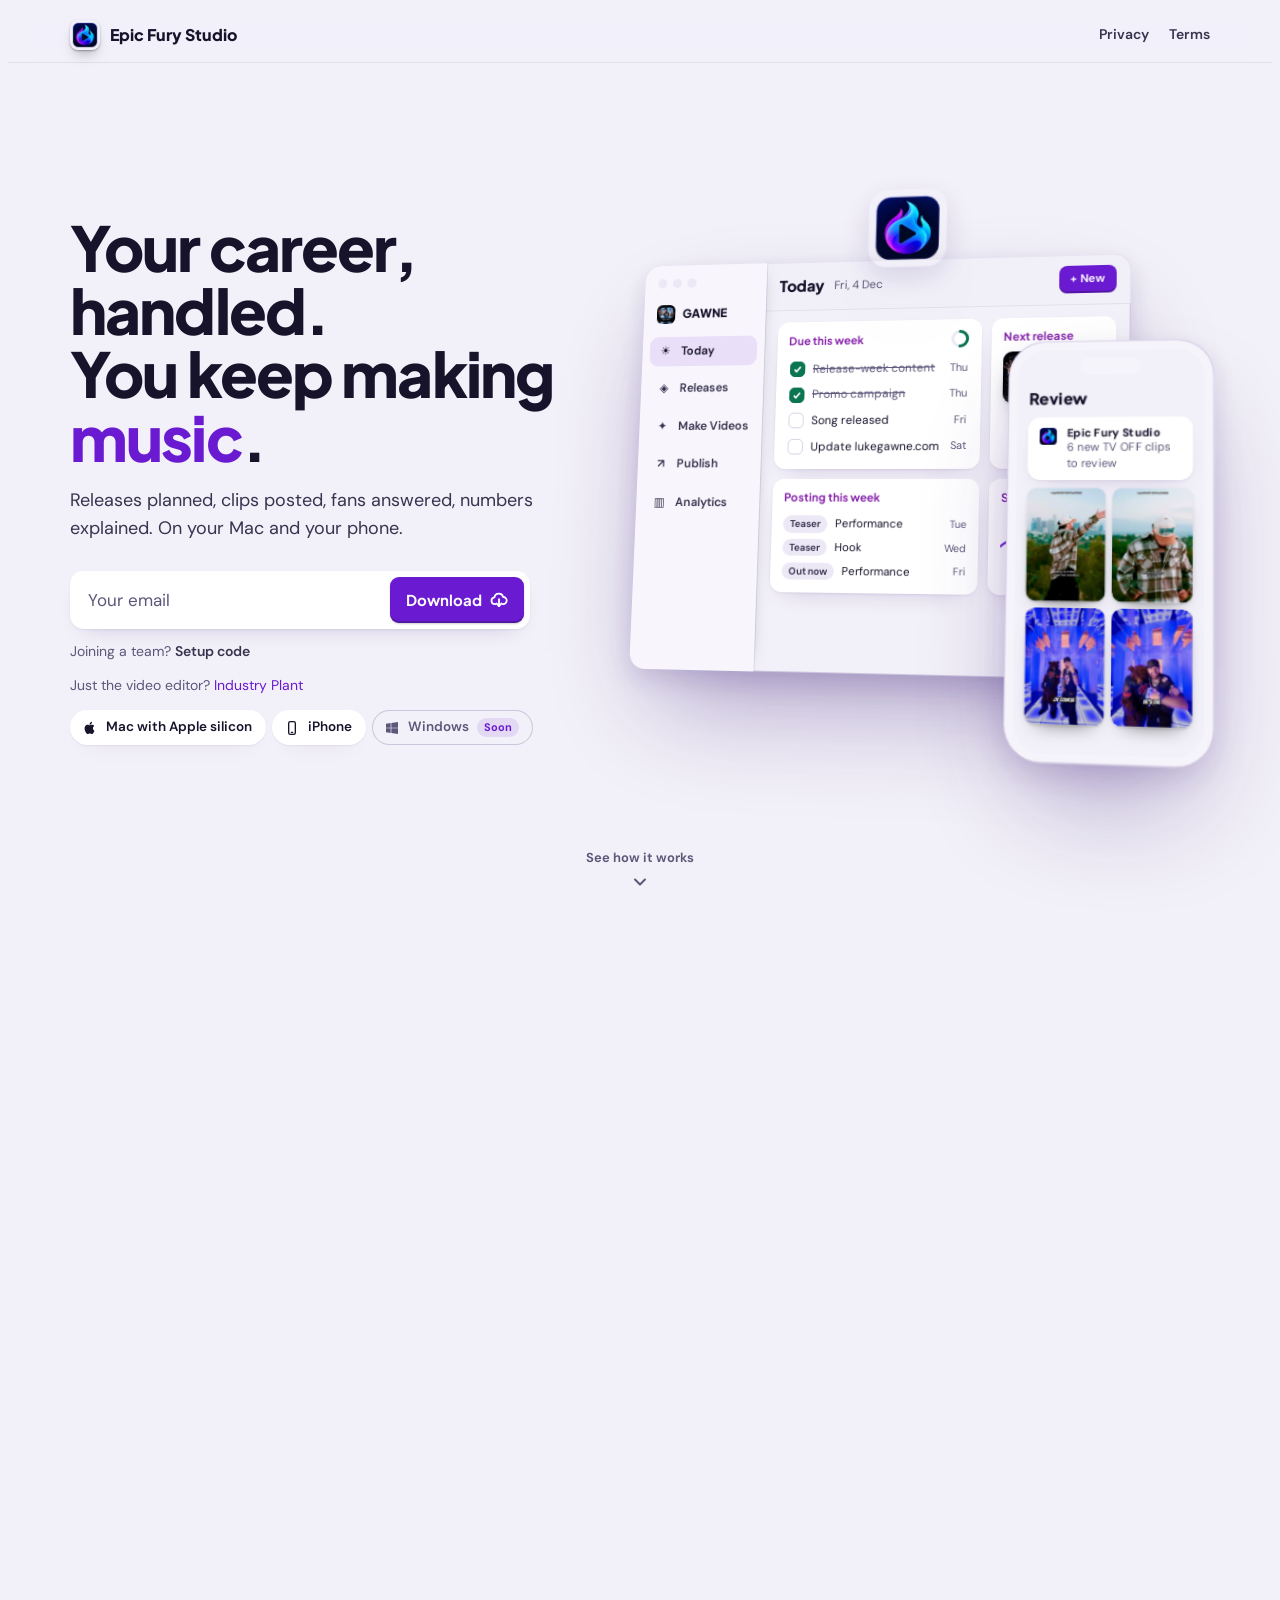
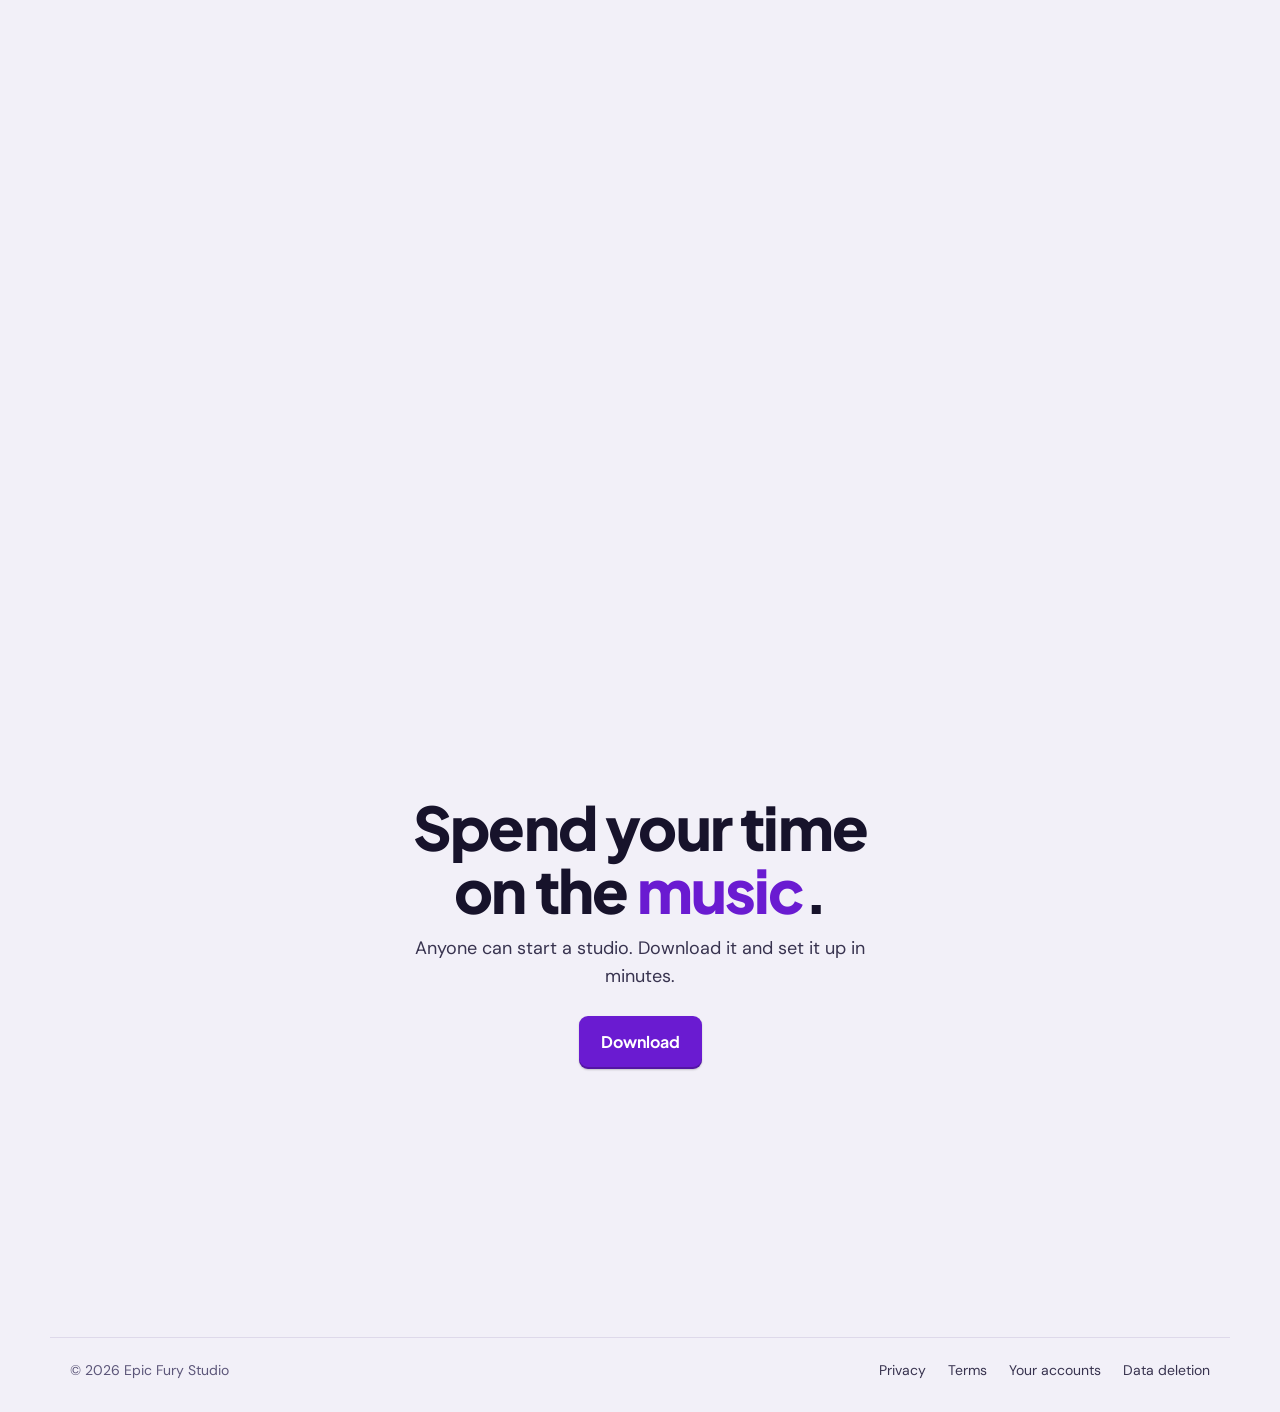
<file: index.html>
<!doctype html>
<html lang="en">
<head>
<meta charset="utf-8">
<meta name="viewport" content="width=device-width,initial-scale=1,viewport-fit=cover">
<title>Epic Fury Studio</title>
<meta name="description" content="Releases planned, clips posted, fans answered and the numbers explained. Epic Fury Studio for Mac and iPhone.">
<meta name="theme-color" content="#0a0e1c">
<link rel="preconnect" href="https://fonts.googleapis.com">
<link rel="preconnect" href="https://fonts.gstatic.com" crossorigin>
<link rel="stylesheet" href="https://fonts.googleapis.com/css2?family=DM+Sans:opsz,wght@9..40,400;9..40,500;9..40,600;9..40,700&family=Plus+Jakarta+Sans:wght@600;700;800&display=swap">
<link rel="stylesheet" href="/home.css?v=4">
<link rel="icon" href="/icon.png">
</head>
<body>
<header class="bar">
  <div class="bar-in">
    <a class="mark" href="/"><img src="/icon-128.png" alt="">Epic Fury Studio</a>
    <nav><a href="/privacy">Privacy</a><a href="/terms">Terms</a></nav>
  </div>
</header>

<main class="page" id="top">
  <section class="hero">
    <div class="hero-words" id="heroWords">
      <h1>Your career, handled.<br>You keep making <em>music</em>.</h1>
      <p class="lede">Releases planned, clips posted, fans answered, numbers explained. On your Mac and your phone.</p>
      <div class="get" id="get">
        <form class="field" id="form" novalidate>
          <input id="email" type="email" inputmode="email" autocomplete="email" placeholder="Your email" aria-label="Your email" spellcheck="false">
          <button class="go" id="go" type="submit" aria-label="Download">
            <span id="goLabel">Download</span>
            <svg viewBox="0 0 24 24" fill="none" stroke="currentColor" stroke-width="2.4" stroke-linecap="round" stroke-linejoin="round" aria-hidden="true"><path d="M7 17.5H6.5a4.5 4.5 0 0 1-.6-8.96A6 6 0 0 1 17.6 8a4 4 0 0 1-.1 9.5H17"/><path d="M12 11v9"/><path d="m8.5 16.5 3.5 3.5 3.5-3.5"/></svg>
          </button>
        </form>
        <form class="field code" id="cform" hidden novalidate>
          <input id="who" autocomplete="name" placeholder="Your name" aria-label="Your name" spellcheck="false">
          <input id="code" placeholder="Code" aria-label="Setup code" spellcheck="false" autocapitalize="characters">
          <button class="go" id="cgo" type="submit" aria-label="Download"><span id="clab">Download</span></button>
        </form>
        <p class="miss" id="say" role="status" hidden></p>
        <div class="wait" id="wait" hidden>
          <div class="wait-top"><b id="waitHead">Join the waiting list</b><span>We'll email you when there's room.</span></div>
          <form class="field" id="wform" novalidate>
            <input id="wemail" type="email" inputmode="email" autocomplete="email" placeholder="Your email" aria-label="Your email for the waiting list" spellcheck="false">
            <button class="go" id="wgo" type="submit"><span id="wlab">Join</span></button>
          </form>
          <label class="optin"><input type="checkbox" id="news">Send me the occasional update</label>
          <button class="back" id="back" type="button">‹ I have an account</button>
        </div>
        <p class="invite" id="invite"><button type="button" id="toWait" hidden>Join the waiting list</button>Joining a team? <button type="button" id="toCode" class="soft">Setup code</button></p>
        <p class="invite">Just the video editor? <a href="/editor">Industry Plant</a></p>
        <div class="specs" id="specs">
          <span class="chip"><svg viewBox="0 0 24 24" fill="currentColor" aria-hidden="true"><path d="M16.4 12.6c0-2.4 2-3.5 2-3.6-1.1-1.6-2.8-1.8-3.4-1.8-1.4-.2-2.8.8-3.5.8-.7 0-1.9-.8-3.1-.8-1.6 0-3 .9-3.8 2.3-1.6 2.8-.4 7 1.2 9.3.8 1.1 1.7 2.4 2.9 2.3 1.2 0 1.6-.7 3-.7s1.8.7 3 .7c1.3 0 2.1-1.1 2.8-2.3.9-1.3 1.3-2.6 1.3-2.6s-2.4-1-2.4-3.6zM14.1 5.6c.6-.8 1.1-1.9 1-3-1 0-2.1.7-2.8 1.5-.6.7-1.2 1.8-1 2.9 1.1.1 2.1-.6 2.8-1.4z"/></svg>Mac with Apple silicon</span>
          <span class="chip"><svg viewBox="0 0 24 24" fill="none" stroke="currentColor" stroke-width="2" stroke-linecap="round" stroke-linejoin="round" aria-hidden="true"><rect x="7" y="2.5" width="10" height="19" rx="2.5"/><path d="M11 18.5h2"/></svg>iPhone</span>
          <span class="chip soon"><svg viewBox="0 0 24 24" fill="currentColor" aria-hidden="true"><path d="M3 5.6 10 4.6v6.9H3zM11 4.5 21 3v8.5H11zM3 12.5h7v6.9l-7-1zM11 12.5h10V21l-10-1.4z"/></svg>Windows<i>Soon</i></span>
        </div>
      </div>
    </div>

    <div class="stage" id="stage" aria-hidden="true">
      <div class="float" id="float">
        <div class="win">
          <aside class="rail">
            <div class="lights"><i></i><i></i><i></i></div>
            <div class="who"><img src="/img/covers/tv-off.jpg" alt=""><span>GAWNE</span></div>
            <div class="area on"><span class="ic">☀</span><span class="nm">Today</span></div>
            <div class="area"><span class="ic">◈</span><span class="nm">Releases</span></div>
            <div class="area"><span class="ic">✦</span><span class="nm">Make Videos</span></div>
            <div class="area"><span class="ic">↗</span><span class="nm">Publish</span></div>
            <div class="area"><span class="ic">▥</span><span class="nm">Analytics</span></div>
          </aside>
          <div class="main">
            <div class="wbar"><h3>Today</h3><span class="sub" data-today></span><span class="sp"></span><span class="key">+ New</span></div>
            <div class="wbody">
              <div class="card">
                <h4>Due this week<span class="sp"></span><svg class="mring" viewBox="0 0 20 20"><circle class="bg" cx="10" cy="10" r="7.5"/><circle class="fg" id="mfg" cx="10" cy="10" r="7.5" stroke-dasharray="47.1" stroke-dashoffset="35.3"/></svg></h4>
                <div class="todo d"><span class="tick"><svg viewBox="0 0 14 14"><path d="M2.5 7.5l3 3 6-7"/></svg></span><span class="t">Release-week content</span><span class="w">Thu</span></div>
                <div class="todo" data-t><span class="tick"><svg viewBox="0 0 14 14"><path d="M2.5 7.5l3 3 6-7"/></svg></span><span class="t">Promo campaign</span><span class="w">Thu</span></div>
                <div class="todo" data-t><span class="tick"><svg viewBox="0 0 14 14"><path d="M2.5 7.5l3 3 6-7"/></svg></span><span class="t">Song released</span><span class="w">Fri</span></div>
                <div class="todo" data-t><span class="tick"><svg viewBox="0 0 14 14"><path d="M2.5 7.5l3 3 6-7"/></svg></span><span class="t">Update lukegawne.com</span><span class="w">Sat</span></div>
              </div>
              <div class="card">
                <h4>Next release</h4>
                <div class="rel"><img class="cov" src="/img/covers/tv-off.jpg" alt="" width="52" height="52"><div><b>TV OFF</b><br><span class="pill"><span data-out="2026-10-16">Out in 5 days</span></span></div></div>
              </div>
              <div class="card hide-s">
                <h4>Posting this week</h4>
                <div class="post"><span class="c">Teaser</span><span class="t">Performance</span><span class="w">Tue</span></div>
                <div class="post"><span class="c">Teaser</span><span class="t">Hook</span><span class="w">Wed</span></div>
                <div class="post"><span class="c">Out now</span><span class="t">Performance</span><span class="w">Fri</span></div>
              </div>
              <div class="card hide-s">
                <h4>Streams</h4>
                <svg class="spark" viewBox="0 0 200 58" preserveAspectRatio="none"><polyline fill="none" stroke="var(--accent)" stroke-width="2.5" stroke-linejoin="round" stroke-linecap="round" points="0.0,33.2 7.4,30.1 14.8,28.3 22.2,23.8 29.6,17.3 37.0,31.8 44.4,43.8 51.9,17.4 59.3,14.6 66.7,14.0 74.1,12.2 81.5,12.5 88.9,36.1 96.3,44.8 103.7,15.2 111.1,12.0 118.5,11.0 125.9,15.3 133.3,19.1 140.7,37.7 148.1,52.0 155.6,31.3 163.0,22.6 170.4,9.2 177.8,8.8 185.2,6.0 192.6,28.9 200.0,47.3"/></svg>
              </div>
            </div>
          </div>
        </div>
        <div class="phone">
          <div class="screen">
            <div class="notch"></div>
            <div class="ph">
              <h5>Review</h5>
              <div class="push"><img src="/icon-128.png" alt=""><div><b>Epic Fury Studio</b><span>6 new TV OFF clips to review</span></div></div>
              <div class="ptile">
                <div><img src="/img/clips/i-m-not-okay-city-view.jpg" alt=""></div>
                <div><img src="/img/clips/i-m-not-okay-head-down.jpg" alt=""></div>
                <div><img src="/img/clips/iceman-bear-and-gawne.jpg" alt=""></div>
                <div><img src="/img/clips/iceman-mascot-dance.jpg" alt=""></div>
              </div>
            </div>
          </div>
        </div>
        <img class="badge" src="/icon-128.png" alt="">
      </div>
    </div>
    <button class="cue" id="cue" type="button">See how it works<svg viewBox="0 0 24 24" fill="none" stroke="currentColor" stroke-width="2.4" stroke-linecap="round" stroke-linejoin="round" aria-hidden="true"><path d="m6 9 6 6 6-6"/></svg></button>
  </section>
</main>

<div class="scenes" id="scenes">
  <section class="scene" aria-label="Today"><div class="scene-in" data-big="Today">
    <div class="sl">
      <div class="sl-words"><span class="kick">Today</span><h2>Wake up knowing what matters</h2><p>What's due, what's out next and what's posting, on one screen.</p></div>
      <div class="sl-mock"><div class="mk">
        <div class="mk-bar"><b>Today</b><span data-today></span></div>
        <div class="mk-list">
          <div class="mk-row" style="--i:0"><span class="tk"></span><span>Content ready for release week</span><em>Thu</em></div>
          <div class="mk-row" style="--i:1"><span class="tk"></span><span>Pre-release promo campaign</span><em>Thu</em></div>
          <div class="mk-row" style="--i:2"><span class="tk"></span><span>Song released</span><em>Fri</em></div>
          <div class="mk-row" style="--i:3"><span class="tk"></span><span>Update lukegawne.com</span><em>Sat</em></div>
        </div>
        <div class="mk-next"><img src="/img/covers/tv-off.jpg" alt=""><div><b>TV OFF</b><span><span data-out="2026-10-16">Out in 5 days</span></span></div></div>
      </div></div>
    </div>
  </div></section>
  <section class="scene" aria-label="Releases"><div class="scene-in" data-big="Releases">
    <div class="sl flip">
      <div class="sl-words"><span class="kick">Releases</span><h2>Set the date. The plan builds itself.</h2><p>Masters, artwork, pitches, lyrics and registrations, each with a day it's due.</p></div>
      <div class="sl-mock"><div class="mk">
        <div class="mk-bar"><img class="mk-cov" src="/img/covers/tv-off.jpg" alt=""><b>TV OFF</b><span>Out Fri 16 Oct</span></div>
        <div class="road" style="--done:0.5">
          <div class="stop" style="--i:0"><i></i><span>Lyrics</span><em>Done</em></div>
          <div class="stop" style="--i:1"><i></i><span>Splits</span><em>Done</em></div>
          <div class="stop now" style="--i:2"><i></i><span>Final files</span><em>Now</em></div>
          <div class="stop" style="--i:3"><i></i><span>Thumbnail</span><em>Next</em></div>
          <div class="stop" style="--i:4"><i></i><span>Out</span><em>Fri</em></div>
        </div>
      </div></div>
    </div>
  </div></section>
  <section class="scene" aria-label="Post in volume"><div class="scene-in" data-big="Volume">
    <div class="sl">
      <div class="sl-words"><span class="kick">Post in volume</span><h2>One shoot. Dozens of clips. Every account.</h2><p>Cut to the beat, lyrics timed in, posted to TikTok, Reels, Shorts and Facebook at once.</p></div>
      <div class="sl-mock"><div class="fan">
        <i style="--r:-14deg;--x:-118px;--i:0"><img src="/img/clips/i-m-not-okay-city-view.jpg" alt="" loading="lazy"><b>City view</b></i>
        <i style="--r:-5deg;--x:-40px;--i:1"><img src="/img/clips/i-m-not-okay-head-down.jpg" alt="" loading="lazy"><b>Head down</b></i>
        <i style="--r:5deg;--x:40px;--i:2"><img src="/img/clips/iceman-bear-and-gawne.jpg" alt="" loading="lazy"><b>The bear</b></i>
        <i style="--r:14deg;--x:118px;--i:3"><img src="/img/clips/iceman-mascot-dance.jpg" alt="" loading="lazy"><b>Mascot dance</b></i>
        <div class="plats"><span style="--i:0">TikTok</span><span style="--i:1">Reels</span><span style="--i:2">Shorts</span><span style="--i:3">Facebook</span></div>
      </div></div>
    </div>
  </div></section>
  <section class="scene" aria-label="Your community"><div class="scene-in" data-big="Fans">
    <div class="sl flip">
      <div class="sl-words"><span class="kick">Your community</span><h2>Every fan, one inbox</h2><p>Comments from every account in one place, answered without opening four apps.</p></div>
      <div class="sl-mock"><div class="mk chat">
        <div class="msg" style="--i:0"><span>I can&#x27;t relate but fr got goosebumps 🔥</span><em>Instagram</em></div>
        <div class="msg" style="--i:1"><span>This is a great way to pay homage to Em. Good job.</span><em>Instagram</em></div>
        <div class="msg" style="--i:2"><span>He is sooo good!!!Song is fire!!! 🔥💯💯💯🔥</span><em>Instagram</em></div>
        <div class="msg me" style="--i:3"><span>Thank you 🙏 TV OFF is out Fri 16 Oct</span></div>
      </div></div>
    </div>
  </div></section>
  <section class="scene" aria-label="Know what works"><div class="scene-in" data-big="Insight">
    <div class="sl">
      <div class="sl-words"><span class="kick">Know what works</span><h2>Numbers that tell you what to do next</h2><p>Streams, views and watch time for every song, turned into a plain next step.</p></div>
      <div class="sl-mock"><div class="mk">
        <div class="mk-bar"><b>GAWNE streams</b><span>10 Aug to 6 Sep</span></div>
        <svg class="line" viewBox="0 0 300 110" preserveAspectRatio="none" aria-hidden="true"><polyline pathLength="1" fill="none" stroke="var(--good)" stroke-width="3.5" stroke-linejoin="round" stroke-linecap="round" points="0.0,63.7 11.1,57.3 22.2,53.5 33.3,44.3 44.4,31.1 55.6,60.8 66.7,85.2 77.8,31.4 88.9,25.6 100.0,24.3 111.1,20.6 122.2,21.2 133.3,69.5 144.4,87.3 155.6,26.9 166.7,20.3 177.8,18.2 188.9,26.9 200.0,34.7 211.1,72.8 222.2,102.0 233.3,59.6 244.4,42.0 255.6,14.6 266.7,13.7 277.8,8.0 288.9,54.9 300.0,92.5"/></svg>
        <div class="next"><b>Next step</b>Streams drop 23% on Sundays and peak on Fridays. Post the TV OFF clips midweek.</div>
      </div></div>
    </div>
  </div></section>
  <section class="scene" aria-label="On your phone"><div class="scene-in" data-big="Pocket">
    <div class="sl flip">
      <div class="sl-words"><span class="kick">On your phone</span><h2>Your studio in your pocket</h2><p>Tick things off, review new videos and answer your team, with a nudge when something needs you.</p></div>
      <div class="sl-mock"><div class="ph2">
        <div class="ph2-screen">
          <div class="ph2-push"><img src="/icon-128.png" alt=""><div><b>Epic Fury Studio</b><span>6 new TV OFF clips to review</span></div></div>
          <div class="ph2-tiles">
            <img style="--i:0" src="/img/clips/iceman-bear-and-gawne.jpg" alt="" loading="lazy">
            <img style="--i:1" src="/img/clips/iceman-mascot-dance.jpg" alt="" loading="lazy">
            <img style="--i:2" src="/img/clips/king-kong-hands-up.jpg" alt="" loading="lazy">
            <img style="--i:3" src="/img/clips/king-kong-live-set.jpg" alt="" loading="lazy">
          </div>
        </div>
      </div></div>
    </div>
  </div></section>
  <section class="end">
    <div><h2>Spend your time<br>on the <em>music</em>.</h2>
    <p>Anyone can start a studio. Download it and set it up in minutes.</p>
    <button class="go" id="endWait" type="button">Download</button></div>
  </section>
</div>

<footer>
  <span>© 2026 Epic Fury Studio</span><span class="sp"></span>
  <a href="/privacy">Privacy</a><a href="/terms">Terms</a><a href="#accounts" id="accLink">Your accounts</a><a href="/data-deletion">Data deletion</a>
</footer>

<dialog class="prose sheet" id="accounts" aria-labelledby="accH">
  <div class="sheet-top"><h2 id="accH">Your accounts</h2><button class="x" type="button" id="accClose" aria-label="Close">✕</button></div>
  <p>You sign in on the platform's own page (TikTok, YouTube, Instagram or Facebook) and approve the connection there. The app never sees your password. The access token it receives is stored on your own computer.</p>
  <div class="note"><p>Nothing is posted unless a person chooses to post it. The app does not read your feed, your messages or your browsing activity, and it does not post on a schedule you did not set.</p></div>
  <h3>Why it asks to read as well as publish</h3>
  <p>For the accounts you connect, the app also asks for <strong>read-only</strong> access to that account's own details and its own performance figures. On YouTube that means two things and no more:</p>
  <ul>
    <li><strong>See your YouTube account</strong>: the channel's name, its video list and its public counts, so a video the app published is matched to the right channel.</li>
    <li><strong>See your YouTube Analytics reports</strong>: views, watch time, traffic sources and audience figures for that channel's own videos.</li>
  </ul>
  <p>These are read-only and cannot change, upload or delete anything. A channel can be connected for analytics alone, with no ability to publish to it. A channel connected for publishing also lets the app add the song's lyrics to an uploaded video as subtitles, and post a reply to a comment when a team member presses Reply. It never edits or deletes anything on the channel.</p>
  <p>The figures stay on the Mac that read them and are shared only with members of the same team who have access to that artist. They are not sold or used for advertising. Disconnect any account inside the app, or revoke access from the platform's own settings (for Google accounts, at <a href="https://myaccount.google.com/permissions">myaccount.google.com/permissions</a>). The <a href="/privacy">Privacy Policy</a> lists everything that is stored and where.</p>
</dialog>

<script src="/home.js?v=8" defer></script>
</body>
</html>
</file>
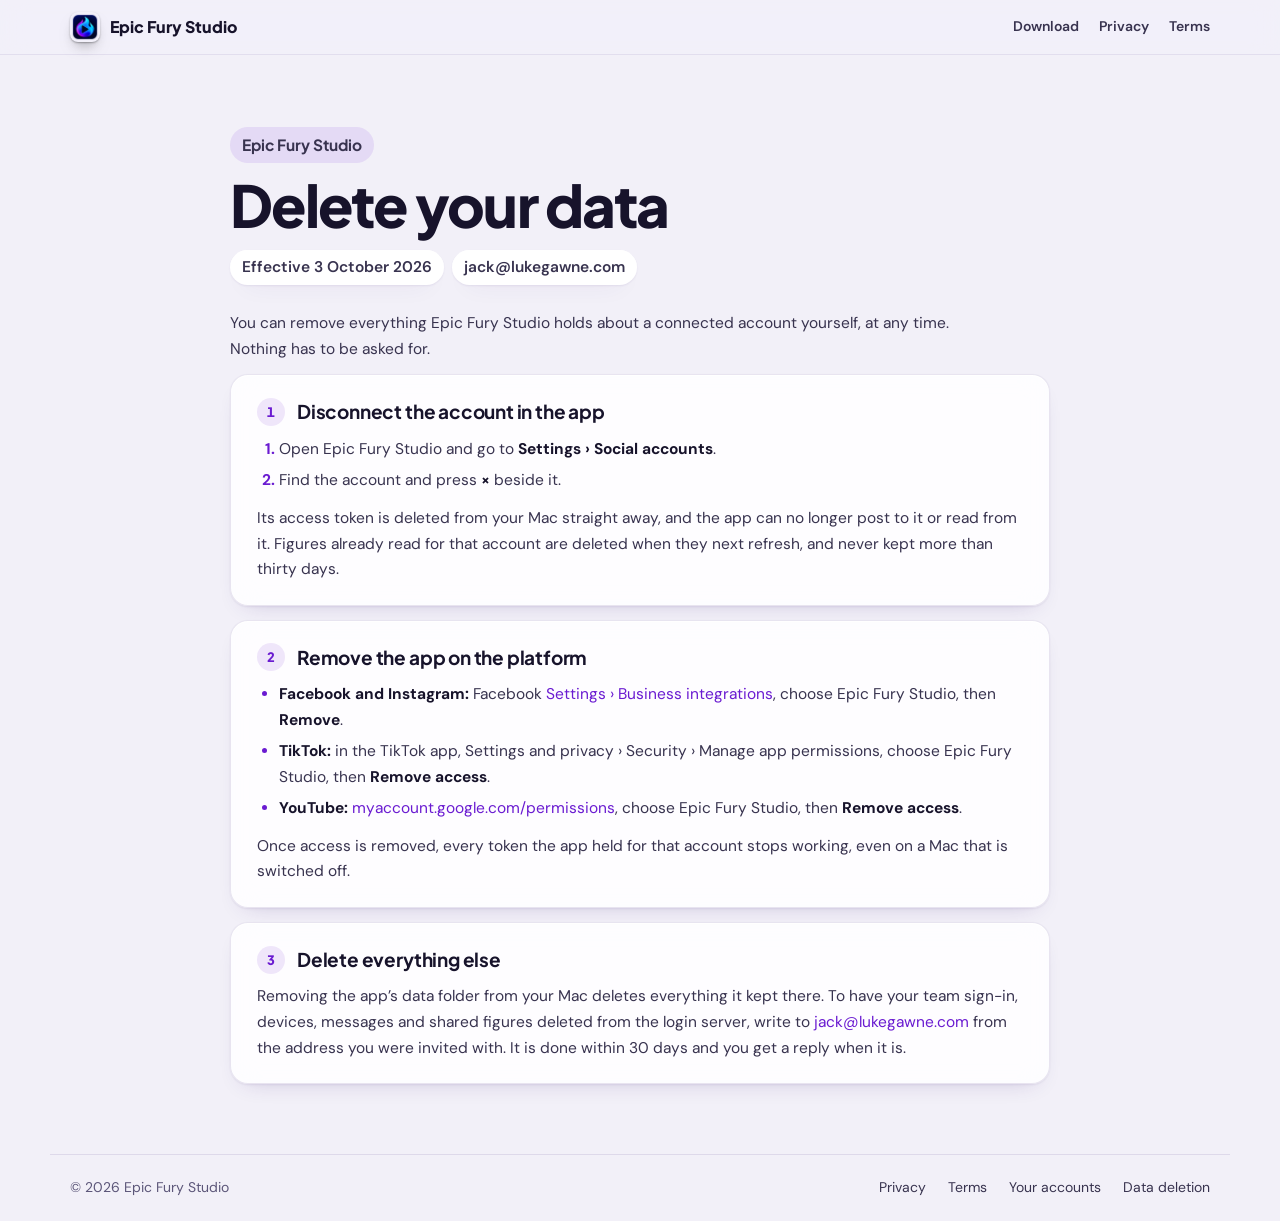
<file: data-deletion.html>
<!doctype html>
<html lang="en">
<head>
<meta charset="utf-8">
<meta name="viewport" content="width=device-width, initial-scale=1">
<title>Delete your data · Epic Fury Studio</title>
<meta name="description" content="How to delete what Epic Fury Studio holds about you and your connected accounts.">
<link rel="preconnect" href="https://fonts.googleapis.com">
<link rel="preconnect" href="https://fonts.gstatic.com" crossorigin>
<link rel="stylesheet" href="https://fonts.googleapis.com/css2?family=DM+Sans:opsz,wght@9..40,400;9..40,500;9..40,600;9..40,700&family=Plus+Jakarta+Sans:wght@600;700;800&display=swap">
<link rel="stylesheet" href="/home.css?v=4">
<link rel="stylesheet" href="/doc.css?v=4">
<link rel="icon" href="/icon.png">
<script>if(!matchMedia("(prefers-reduced-motion: reduce)").matches)document.documentElement.classList.add("rv"),setTimeout(function(){if(!document.documentElement.dataset.rvok)document.querySelectorAll(".doc section,.doc .card").forEach(function(c){c.classList.add("in")})},4000)</script>
</head>
<body>
<header class="bar">
  <div class="bar-in">
    <a class="mark" href="/"><img src="/icon-128.png" alt="">Epic Fury Studio</a>
    <nav><a class="wide" href="/">Download</a><a href="/privacy">Privacy</a><a href="/terms">Terms</a></nav>
  </div>
</header>
<main class="doc">

  <div class="doc-head">
    <p class="eyebrow">Epic Fury Studio</p>
    <h1>Delete your data</h1>
    <p class="meta"><span>Effective 3 October 2026</span><span>jack@lukegawne.com</span></p>
  </div>

  <p class="lede">You can remove everything Epic Fury Studio holds about a connected account yourself, at any time. Nothing has to be asked for.</p>

  <section>
    <h2><span class="num">1</span> Disconnect the account in the app</h2>
    <ol>
      <li>Open Epic Fury Studio and go to <strong>Settings &rsaquo; Social accounts</strong>.</li>
      <li>Find the account and press <strong>&times;</strong> beside it.</li>
    </ol>
    <p>Its access token is deleted from your Mac straight away, and the app can no longer post to it or read from it. Figures already read for that account are deleted when they next refresh, and never kept more than thirty days.</p>
  </section>

  <section>
    <h2><span class="num">2</span> Remove the app on the platform</h2>
    <ul>
      <li><strong>Facebook and Instagram:</strong> Facebook <a href="https://www.facebook.com/settings/?tab=business_tools">Settings &rsaquo; Business integrations</a>, choose Epic Fury Studio, then <strong>Remove</strong>.</li>
      <li><strong>TikTok:</strong> in the TikTok app, Settings and privacy &rsaquo; Security &rsaquo; Manage app permissions, choose Epic Fury Studio, then <strong>Remove access</strong>.</li>
      <li><strong>YouTube:</strong> <a href="https://myaccount.google.com/permissions">myaccount.google.com/permissions</a>, choose Epic Fury Studio, then <strong>Remove access</strong>.</li>
    </ul>
    <p>Once access is removed, every token the app held for that account stops working, even on a Mac that is switched off.</p>
  </section>

  <section>
    <h2><span class="num">3</span> Delete everything else</h2>
    <p>Removing the app&rsquo;s data folder from your Mac deletes everything it kept there. To have your team sign-in, devices, messages and shared figures deleted from the login server, write to <a href="mailto:jack@lukegawne.com">jack@lukegawne.com</a> from the address you were invited with. It is done within 30 days and you get a reply when it is.</p>
  </section>
</main>
<footer>
  <span>© 2026 Epic Fury Studio</span><span class="sp"></span>
  <a href="/privacy">Privacy</a><a href="/terms">Terms</a><a href="/#accounts">Your accounts</a><a href="/data-deletion">Data deletion</a>
</footer>
<script src="/doc.js?v=4" defer></script>
</body>
</html>
</file>
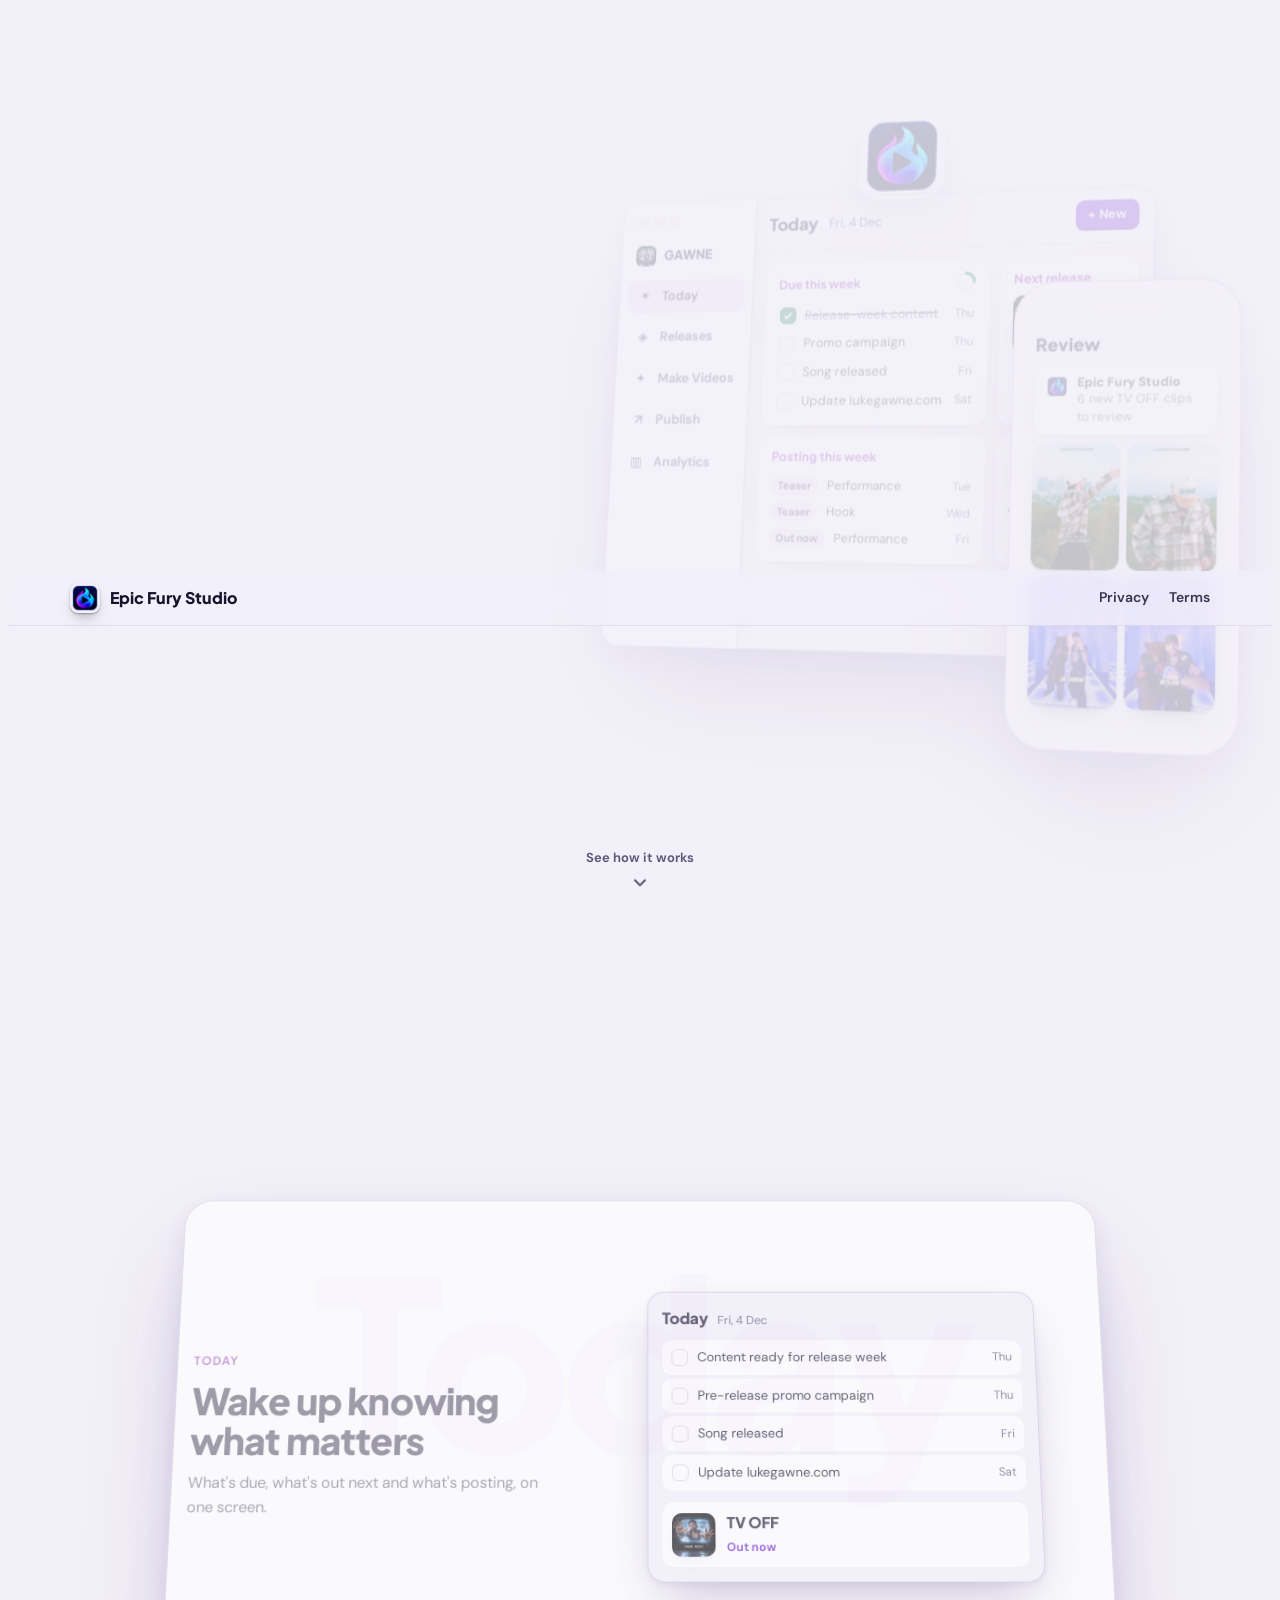
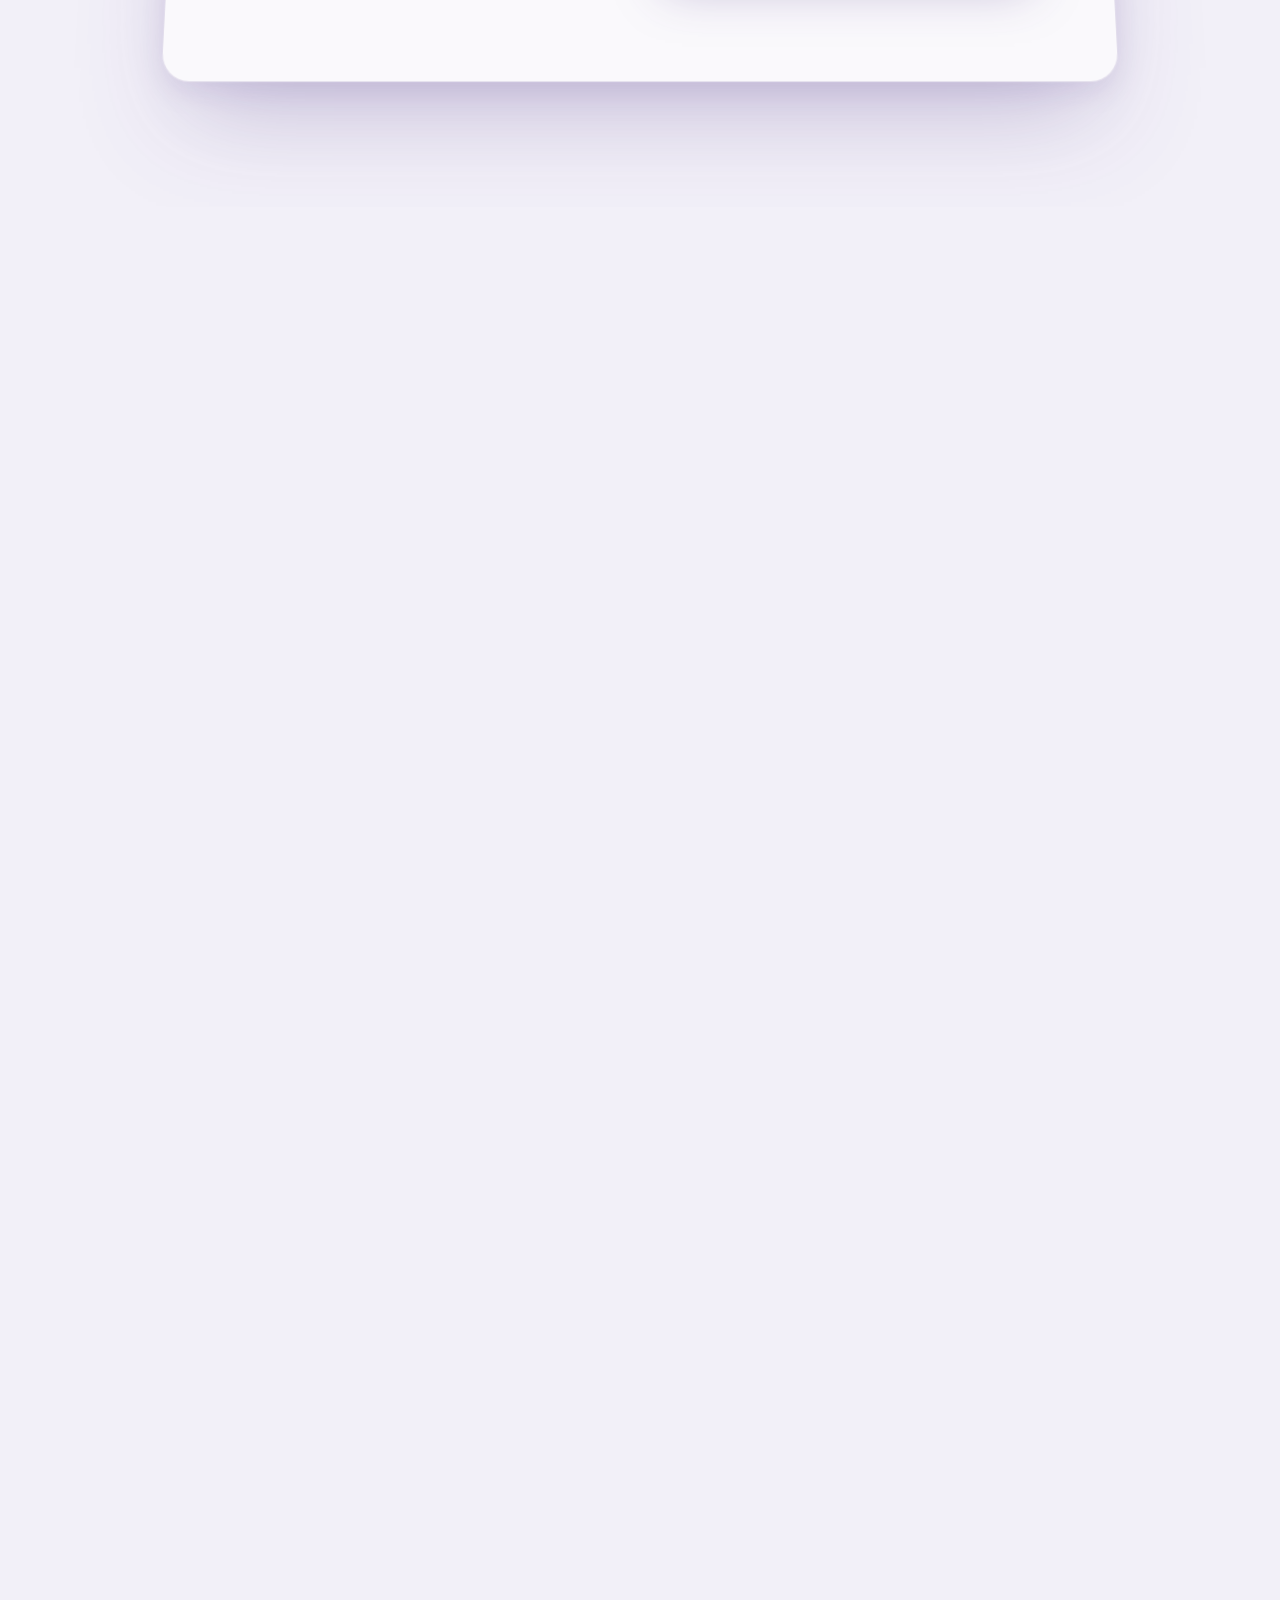
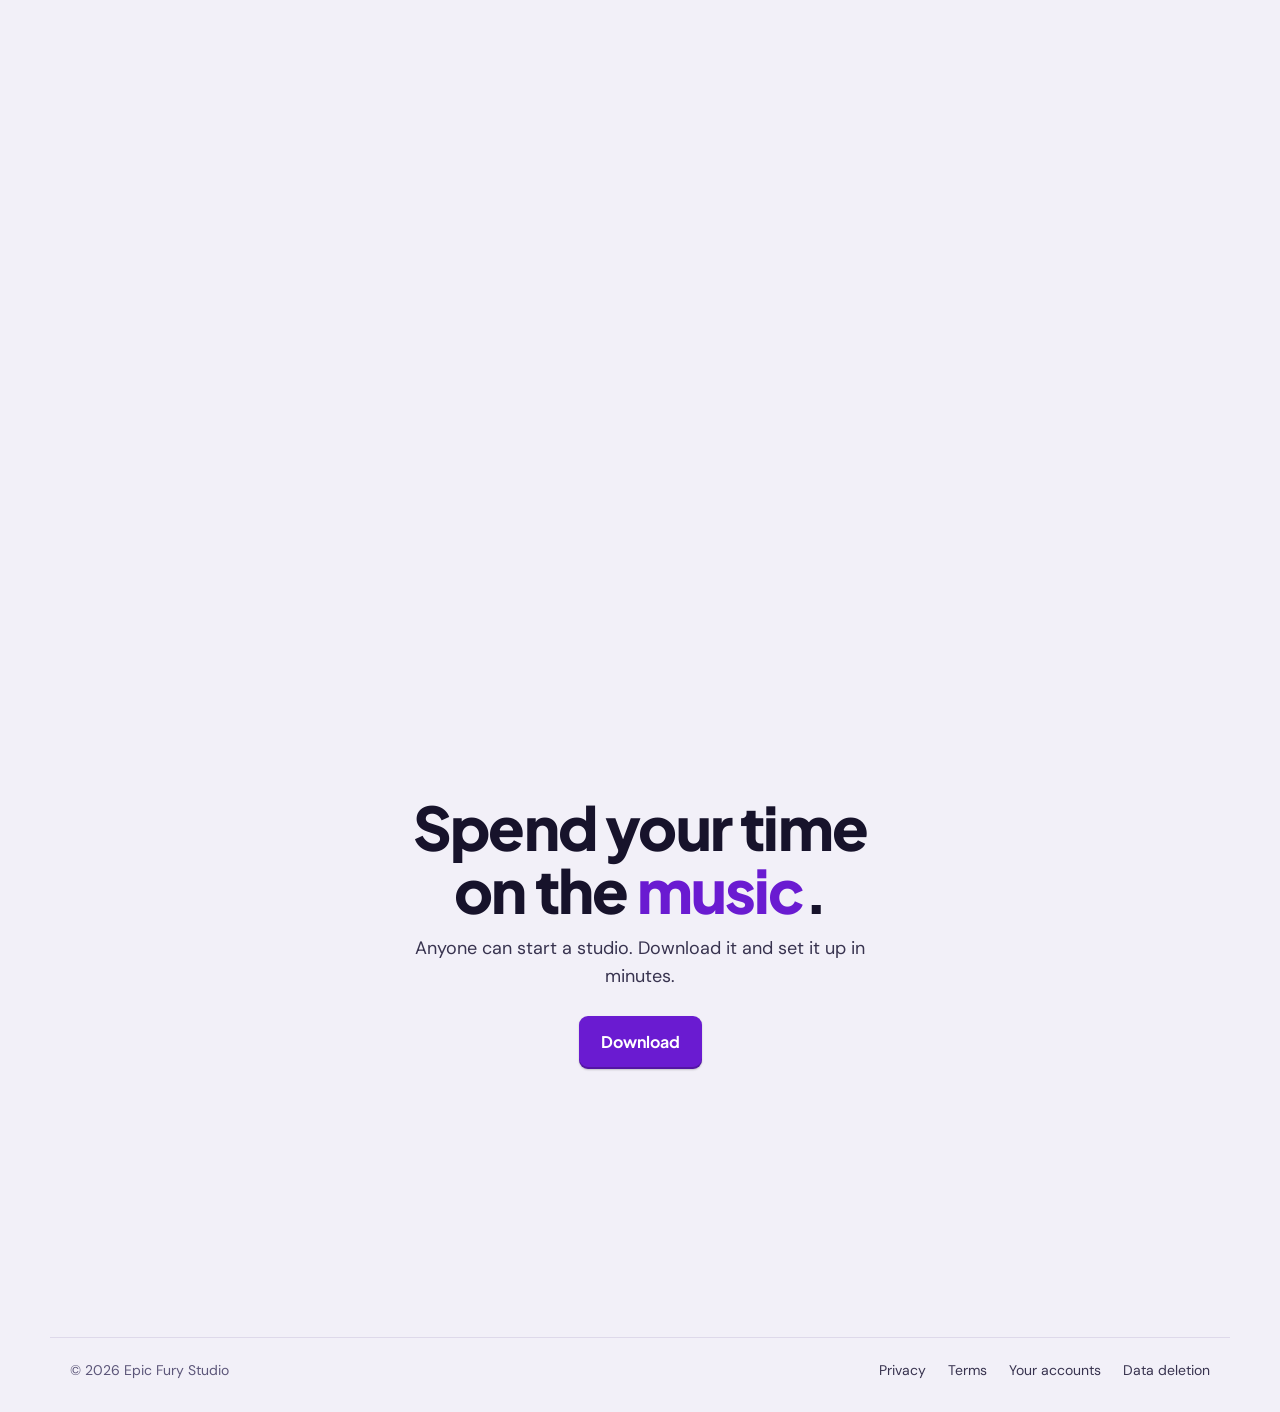
<file: download.html>
<!doctype html><meta charset=utf-8><title>Download · Epic Fury Studio</title><link rel=canonical href="https://epicfury.dev/"><meta http-equiv=refresh content="0;url=/#get"><a href="/">Download Epic Fury Studio</a>
</file>
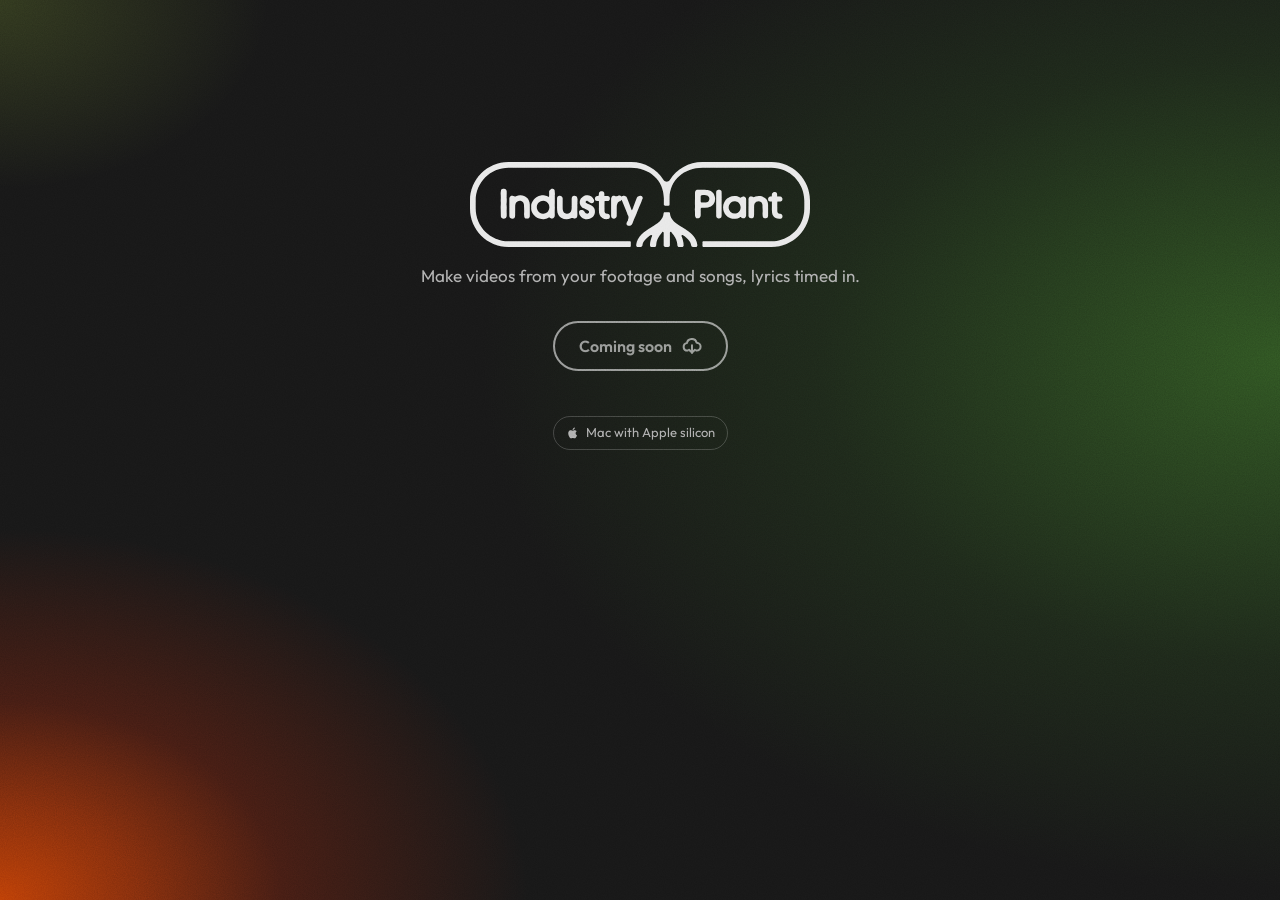
<file: editor.html>
<!doctype html>
<html lang="en">
<head>
<meta charset="utf-8">
<meta name="viewport" content="width=device-width,initial-scale=1,viewport-fit=cover">
<title>Industry Plant</title>
<meta name="description" content="The Industry Plant video editor for Mac.">
<meta name="theme-color" content="#171717">
<link rel="preconnect" href="https://fonts.googleapis.com">
<link rel="preconnect" href="https://fonts.gstatic.com" crossorigin>
<link rel="stylesheet" href="https://fonts.googleapis.com/css2?family=Nunito:wght@900&family=Outfit:wght@400;500;600&display=swap">
<style>
:root{--bg:#171717;--ink:#e7e7e7;--dim:#adadad;--line:rgba(231,231,231,.2);--lime:#b4de41}
*{box-sizing:border-box}
html,body{margin:0;min-height:100%}
body{background:radial-gradient(80% 75% at 100% 40%,rgba(52,96,36,.8),rgba(40,70,30,.35) 45%,transparent 78%),radial-gradient(55% 55% at 0% 100%,rgba(255,77,0,.7),rgba(170,40,10,.3) 40%,transparent 75%),radial-gradient(30% 30% at 0% 0%,rgba(180,222,65,.16),transparent 70%),var(--bg);background-attachment:fixed;color:var(--ink);font:17px/1.5 Outfit,-apple-system,system-ui,sans-serif;-webkit-font-smoothing:antialiased}
body::after{content:"";position:fixed;inset:0;pointer-events:none;opacity:.16;mix-blend-mode:overlay;background-image:url("data:image/svg+xml,%3Csvg xmlns='http://www.w3.org/2000/svg' width='220' height='220'%3E%3Cfilter id='n'%3E%3CfeTurbulence type='fractalNoise' baseFrequency='.9' numOctaves='3' stitchTiles='stitch'/%3E%3CfeColorMatrix values='0 0 0 0 1 0 0 0 0 1 0 0 0 0 1 0 0 0 1.4 -.2'/%3E%3C/filter%3E%3Crect width='100%25' height='100%25' filter='url(%23n)'/%3E%3C/svg%3E")}
.ed h1.mark{display:block;width:min(340px,80vw);margin:0 auto 8px;color:var(--ink)}.mark svg{display:block;width:100%;height:auto}
.ed{max-width:640px;margin:0 auto;padding:18vh 16px 64px;text-align:center}
.ed h1{font-family:Nunito,sans-serif;font-weight:900;font-size:clamp(40px,7vw,64px);line-height:1.02;letter-spacing:-.03em;margin:0}
.ed .lede{margin:16px auto 32px;color:var(--dim);max-width:30em}
.go{display:inline-flex;align-items:center;gap:10px;font:600 16px Outfit,sans-serif;padding:13px 24px;border-radius:999px;border:2px solid var(--ink);background:var(--ink);color:var(--bg);text-decoration:none;transition:transform .15s,background .15s}
.go:hover{transform:translateY(-2px)}
.go svg{width:20px;height:20px}
.go[aria-disabled="true"]{background:transparent;color:var(--ink);opacity:.6;pointer-events:none}
.ed small{display:block;margin-top:12px;color:var(--dim);font-size:13px;min-height:1.2em}
.chip{display:inline-flex;align-items:center;gap:6px;margin-top:18px;padding:6px 12px;border:1px solid var(--line);border-radius:999px;font-size:13px;color:var(--dim)}
.chip svg{width:14px;height:14px}
.first{display:none;margin:40px auto 0;max-width:520px;text-align:left;padding:22px 24px;border:1px solid var(--line);border-radius:20px;background:rgba(23,23,23,.55)}
.first.on{display:block}
.first b.t{display:block;font-family:Nunito,sans-serif;font-weight:900;font-size:20px;letter-spacing:-.02em;margin-bottom:10px}
.first ol{margin:0;padding-left:20px;color:var(--dim);font-size:15px}
.first li{margin:6px 0}
.first li b{color:var(--ink);font-weight:600}
</style>
</head>
<body>
<main>
  <section class="ed">
    <h1 class="mark"><svg xmlns="http://www.w3.org/2000/svg" role="img" aria-label="Industry Plant" viewBox="0 0 138 34.5"><g><path d="M 86.28 26.631 C 83.618 24.963 81.307 23.512 81.138 20.688 C 81.128 20.501 80.975 20.355 80.788 20.354 L 78.959 20.354 C 78.772 20.354 78.62 20.501 78.609 20.688 C 78.44 23.513 76.129 24.961 73.467 26.631 C 70.809 28.298 67.819 30.173 67.457 33.76 C 67.438 33.949 67.5 34.137 67.628 34.278 C 67.755 34.418 67.936 34.499 68.126 34.499 L 69.302 34.499 C 69.629 34.499 69.926 34.232 69.969 33.909 C 70.214 32.053 71.618 30.834 73.41 29.643 C 73.704 29.447 74.071 29.76 73.925 30.081 C 73.459 31.096 73.12 32.296 73.039 33.793 C 73.03 33.977 73.096 34.157 73.224 34.29 C 73.351 34.424 73.527 34.499 73.711 34.499 L 74.879 34.499 C 75.235 34.498 75.529 34.22 75.549 33.865 C 75.701 31.34 76.768 30.003 77.986 28.474 L 77.993 28.466 C 78.2 28.205 78.62 28.353 78.62 28.685 L 78.62 33.827 C 78.62 34.005 78.691 34.176 78.817 34.302 C 78.943 34.428 79.114 34.499 79.292 34.499 L 80.458 34.499 C 80.636 34.499 80.807 34.428 80.933 34.302 C 81.059 34.176 81.13 34.005 81.13 33.827 L 81.13 28.685 C 81.13 28.353 81.55 28.207 81.757 28.466 L 81.763 28.474 C 82.983 30.003 84.049 31.34 84.201 33.865 C 84.221 34.22 84.515 34.498 84.871 34.499 L 86.039 34.499 C 86.223 34.499 86.399 34.423 86.526 34.29 C 86.653 34.156 86.72 33.977 86.711 33.793 C 86.629 32.296 86.291 31.096 85.825 30.081 C 85.677 29.762 86.046 29.449 86.34 29.643 C 88.131 30.834 89.536 32.053 89.781 33.909 C 89.824 34.232 90.121 34.499 90.448 34.499 L 91.624 34.499 C 91.813 34.499 91.995 34.418 92.122 34.278 C 92.25 34.137 92.312 33.949 92.293 33.76 C 91.93 30.173 88.939 28.298 86.283 26.631 Z M 14.85 14.305 C 14.847 14.275 14.853 14.224 14.858 14.178 C 14.864 14.127 14.871 14.068 14.871 14.006 C 14.873 13.729 14.872 13.452 14.872 13.174 L 14.872 12.979 C 14.886 12.943 14.893 12.904 14.893 12.864 L 14.893 12.586 C 14.893 12.411 14.894 12.236 14.893 12.061 C 14.886 11.363 14.455 10.915 13.768 10.889 C 13.665 10.884 13.563 10.886 13.46 10.893 C 12.943 10.936 12.617 11.235 12.54 11.735 C 12.479 12.132 12.428 12.525 12.464 12.944 C 12.509 13.49 12.515 14.042 12.516 14.655 C 12.516 14.816 12.504 14.987 12.492 15.156 C 12.469 15.438 12.447 15.731 12.482 16.029 C 12.541 16.531 12.512 17.051 12.485 17.555 C 12.464 17.943 12.442 18.346 12.457 18.75 C 12.487 19.502 12.5 20.272 12.512 21.019 L 12.512 21.092 C 12.519 21.405 12.525 21.718 12.53 22.031 C 12.53 22.059 12.534 22.086 12.54 22.12 C 12.57 22.439 12.743 22.688 13.042 22.843 C 13.242 22.948 13.465 23.004 13.691 23.006 C 13.91 23.006 14.12 22.949 14.301 22.843 C 14.665 22.629 14.881 22.243 14.894 21.785 C 14.905 21.394 14.891 20.998 14.876 20.607 C 14.869 20.434 14.864 20.263 14.86 20.093 C 14.86 20.054 14.857 20.017 14.854 19.974 C 14.849 19.914 14.848 19.854 14.853 19.795 C 14.934 18.898 14.927 18.154 14.833 17.447 C 14.81 17.273 14.809 17.097 14.83 16.923 C 14.934 16.082 14.94 15.227 14.847 14.309 Z M 24.267 17.303 C 24.267 16.8 24.157 16.286 23.92 15.686 C 23.795 15.366 23.6 15.059 23.326 14.746 C 22.205 13.473 20.212 13.261 18.935 13.791 C 18.315 14.047 18.004 14.13 17.63 13.837 C 17.598 13.812 17.56 13.793 17.52 13.782 C 17.105 13.668 16.74 13.704 16.467 13.883 C 16.208 14.053 16.048 14.334 15.994 14.72 C 15.972 14.871 15.973 15.016 15.973 15.158 L 15.973 18.329 C 15.973 18.34 15.973 18.351 15.974 18.362 L 15.974 19.355 C 15.973 20.162 15.972 20.999 15.979 21.829 C 15.985 22.583 16.311 22.931 17.07 22.99 C 17.113 22.993 17.154 22.996 17.195 22.996 C 17.766 22.996 18.17 22.659 18.275 22.094 C 18.32 21.853 18.32 21.614 18.322 21.385 L 18.322 21.303 C 18.33 20.267 18.337 19.042 18.336 17.804 C 18.336 17.484 18.406 17.156 18.563 16.739 C 18.858 15.959 19.762 15.602 20.466 15.707 C 21.311 15.832 21.765 16.322 21.896 17.244 C 21.915 17.375 21.917 17.513 21.918 17.66 L 21.918 17.684 C 21.918 17.751 21.921 17.818 21.924 17.884 C 21.929 18.023 21.936 18.162 21.941 18.31 C 21.956 18.609 21.969 18.918 21.976 19.218 C 21.979 19.33 21.983 19.442 21.988 19.553 L 21.988 19.586 C 22.004 19.917 22.019 20.259 21.975 20.573 C 21.915 20.99 21.951 21.381 21.987 21.763 C 21.998 21.879 22.009 21.996 22.018 22.112 C 22.049 22.578 22.383 22.911 22.869 22.964 C 23.006 22.979 23.152 22.979 23.329 22.968 C 23.829 22.932 24.116 22.695 24.234 22.221 C 24.275 22.054 24.279 21.887 24.279 21.745 C 24.279 20.561 24.275 19.378 24.272 18.194 L 24.27 17.306 Z M 34.42 12.31 L 34.229 12.331 L 34.42 12.304 C 34.398 12.128 34.383 11.951 34.377 11.774 C 34.369 11.454 34.17 11.164 33.844 10.997 C 33.509 10.826 33.118 10.833 32.849 11.017 C 32.539 11.229 32.02 11.583 32.114 12.285 C 32.126 12.382 32.123 12.49 32.121 12.609 C 32.119 12.666 32.118 12.723 32.118 12.78 L 32.118 13.028 C 32.121 13.413 32.125 13.808 32.058 14.222 C 31.469 13.909 30.895 13.711 30.302 13.615 C 29.765 13.529 29.307 13.487 28.813 13.562 C 27.565 13.751 26.563 14.33 25.835 15.285 C 25.018 16.358 24.717 17.292 24.859 18.315 C 24.86 18.329 24.858 18.37 24.853 18.401 L 24.849 18.446 C 24.764 19.476 25.058 20.426 25.746 21.351 C 26.674 22.597 27.965 23.202 29.696 23.202 C 29.827 23.202 29.961 23.198 30.098 23.191 C 30.191 23.186 30.273 23.164 30.346 23.144 C 30.368 23.139 30.389 23.132 30.409 23.128 C 30.924 23.016 31.468 22.866 31.958 22.523 C 32.087 22.432 32.169 22.443 32.26 22.489 C 32.375 22.549 32.483 22.616 32.598 22.689 C 32.651 22.722 32.701 22.754 32.755 22.786 C 33.231 23.074 33.741 22.991 34.117 22.567 C 34.353 22.301 34.387 21.995 34.387 21.731 L 34.387 20.958 C 34.387 20.597 34.385 20.223 34.389 19.858 C 34.392 19.65 34.402 19.435 34.411 19.237 C 34.431 18.84 34.45 18.43 34.415 18.02 C 34.382 17.626 34.396 17.219 34.41 16.825 C 34.417 16.615 34.425 16.397 34.425 16.181 C 34.425 15.988 34.425 15.796 34.424 15.603 C 34.421 15.164 34.42 14.707 34.436 14.261 C 34.442 14.134 34.431 14.014 34.42 13.894 C 34.407 13.753 34.395 13.62 34.415 13.515 C 34.502 13.09 34.461 12.692 34.418 12.307 L 34.42 12.31 Z M 31.777 19.877 C 31.578 20.214 31.254 20.495 30.811 20.712 C 30.492 20.87 30.067 21.045 29.596 20.998 C 28.613 20.955 27.899 20.52 27.473 19.702 C 27.067 18.924 26.99 18.199 27.238 17.485 C 27.503 16.723 28.004 16.17 28.686 15.889 C 29.021 15.751 29.363 15.681 29.704 15.681 C 30.672 15.681 31.593 16.277 31.948 17.132 C 32.35 18.101 32.293 18.999 31.777 19.876 Z M 42.272 13.734 C 41.707 13.807 41.328 14.208 41.283 14.782 C 41.277 14.873 41.275 14.964 41.278 15.055 L 41.278 15.143 C 41.278 15.467 41.28 15.791 41.281 16.114 C 41.283 16.894 41.285 17.7 41.272 18.499 C 41.267 18.88 41.222 19.259 41.139 19.631 C 40.935 20.524 40.308 21.004 39.365 20.993 L 39.328 20.993 C 39.263 20.993 39.197 20.99 39.132 20.983 C 38.388 20.886 37.963 20.545 37.795 19.905 C 37.692 19.509 37.598 19.122 37.6 18.733 C 37.607 17.771 37.606 16.799 37.606 15.859 L 37.606 15.101 C 37.606 14.938 37.6 14.801 37.589 14.67 C 37.567 14.405 37.44 14.18 37.215 13.996 C 36.853 13.702 36.415 13.647 35.95 13.835 C 35.354 14.076 35.337 14.635 35.333 14.818 C 35.327 14.987 35.327 15.16 35.327 15.339 L 35.327 17.055 C 35.337 17.368 35.335 17.691 35.33 18.005 C 35.322 18.785 35.314 19.593 35.496 20.391 C 35.73 21.423 36.223 22.144 37 22.596 C 37.712 23.009 38.446 23.219 39.186 23.219 C 39.773 23.219 40.369 23.086 40.958 22.825 C 41.277 22.684 41.503 22.666 41.742 22.764 L 41.757 22.771 C 41.909 22.833 42.066 22.898 42.241 22.935 C 42.6 23.011 42.913 22.957 43.149 22.779 C 43.383 22.604 43.519 22.323 43.546 21.967 C 43.577 21.534 43.602 21.068 43.57 20.588 C 43.53 19.983 43.544 19.362 43.557 18.759 C 43.566 18.288 43.577 17.801 43.562 17.314 C 43.56 17.267 43.57 17.205 43.581 17.138 C 43.601 17.021 43.621 16.888 43.598 16.744 C 43.565 16.544 43.579 16.337 43.594 16.117 L 43.594 16.093 C 43.599 16.043 43.602 15.994 43.605 15.944 L 43.616 15.768 C 43.642 15.356 43.668 14.929 43.516 14.493 C 43.342 13.993 42.809 13.668 42.272 13.734 Z M 49.979 18.179 C 49.473 17.641 48.841 17.37 48.23 17.109 L 48.216 17.104 C 48.048 17.033 47.879 16.967 47.708 16.905 L 47.691 16.899 C 47.591 16.863 47.491 16.825 47.392 16.785 C 47.21 16.713 47.077 16.551 46.982 16.417 C 46.909 16.315 46.9 16.208 46.953 16.087 C 47.022 15.932 47.181 15.799 47.359 15.75 C 47.498 15.711 47.628 15.726 47.722 15.792 C 47.932 15.936 48.131 16.094 48.319 16.265 C 48.599 16.525 48.928 16.669 49.296 16.697 C 49.666 16.723 50.008 16.571 50.21 16.294 C 50.408 16.018 50.443 15.67 50.305 15.335 C 50.189 15.059 50.034 14.802 49.845 14.571 C 49.263 13.85 48.521 13.515 47.557 13.54 C 47.004 13.478 46.448 13.629 45.947 13.98 C 45.842 14.053 45.758 14.141 45.683 14.218 C 45.613 14.291 45.545 14.362 45.485 14.393 C 45.151 14.57 44.97 14.841 44.827 15.11 C 44.309 16.067 44.435 17.608 45.539 18.428 C 45.725 18.566 45.937 18.692 46.173 18.801 C 46.387 18.9 46.611 18.995 46.808 19.079 C 47.049 19.18 47.288 19.286 47.524 19.396 C 47.705 19.483 47.896 19.603 48.087 19.752 C 48.322 19.935 48.387 20.175 48.292 20.507 C 48.221 20.754 47.918 20.96 47.603 20.975 C 47.145 20.997 46.831 20.825 46.611 20.437 C 46.583 20.389 46.56 20.341 46.535 20.291 L 46.494 20.21 C 46.215 19.665 45.716 19.418 45.051 19.494 C 44.535 19.554 44.248 19.869 44.244 20.38 C 44.239 21.158 44.581 21.849 45.233 22.377 C 45.919 22.932 46.67 23.214 47.465 23.214 C 47.841 23.212 48.214 23.151 48.57 23.033 C 49.698 22.665 50.386 21.954 50.615 20.919 C 50.723 20.439 50.736 19.968 50.654 19.524 C 50.559 19.006 50.337 18.568 49.975 18.183 Z M 56.175 21.125 C 55.976 21.07 55.772 21.033 55.566 21.016 C 54.961 20.964 54.625 20.486 54.617 20.065 C 54.603 19.33 54.567 16.427 54.595 16.074 C 54.6 16.002 54.627 15.921 54.777 15.871 C 54.87 15.841 54.987 15.834 55.089 15.83 C 55.204 15.826 55.321 15.826 55.436 15.826 L 55.458 15.826 C 55.605 15.826 55.757 15.826 55.91 15.816 C 56.317 15.79 56.67 15.473 56.733 15.078 C 56.767 14.858 56.762 14.741 56.744 14.545 C 56.726 14.367 56.626 14.217 56.553 14.117 C 56.38 13.886 56.126 13.763 55.811 13.763 L 55.803 13.763 C 55.521 13.766 54.837 13.773 54.556 13.757 C 54.546 13.757 54.535 13.756 54.525 13.755 C 54.522 13.708 54.525 13.635 54.525 13.582 C 54.528 13.491 54.53 13.379 54.522 13.251 C 54.522 13.231 54.519 13.219 54.519 13.212 C 54.519 13.198 54.52 13.174 54.52 13.122 L 54.52 13.013 C 54.52 12.928 54.52 12.9 54.514 12.755 C 54.5 12.382 54.286 12.084 53.944 11.96 C 53.564 11.822 53.187 11.836 52.855 11.997 C 52.521 12.16 52.339 12.432 52.326 12.787 C 52.325 12.862 52.32 12.937 52.311 13.012 C 52.3 13.105 52.294 13.199 52.293 13.293 C 52.281 13.74 52.132 13.749 52.012 13.758 C 51.976 13.76 51.939 13.759 51.901 13.759 C 51.842 13.759 51.769 13.759 51.691 13.766 C 51.131 13.831 50.746 14.194 50.71 14.692 C 50.703 14.79 50.702 14.888 50.706 14.985 C 50.73 15.486 51.026 15.765 51.588 15.816 C 51.653 15.821 51.716 15.823 51.785 15.823 C 51.842 15.823 51.892 15.823 51.934 15.828 C 52.001 15.837 52.063 15.841 52.125 15.846 C 52.182 15.85 52.273 15.857 52.312 15.868 C 52.315 15.877 52.317 15.89 52.32 15.911 C 52.326 15.97 52.326 16.038 52.325 16.11 L 52.325 18.581 C 52.295 18.867 52.32 19.416 52.321 19.422 C 52.328 19.547 52.332 19.672 52.335 19.796 C 52.346 20.171 52.357 20.557 52.461 20.95 C 52.691 21.803 53.084 22.37 53.701 22.73 C 54.25 23.051 54.834 23.213 55.437 23.213 C 55.627 23.213 55.823 23.197 56.016 23.164 C 56.4 23.099 56.68 22.818 56.745 22.43 C 56.78 22.23 56.773 22.033 56.76 21.852 C 56.737 21.494 56.516 21.223 56.171 21.125 L 56.175 21.125 Z M 69.213 13.739 C 68.835 13.732 68.508 13.814 68.212 13.986 C 67.978 14.123 67.821 14.304 67.731 14.542 C 67.244 15.827 66.742 17.138 66.197 18.548 C 66.075 18.855 65.946 19.16 65.809 19.461 C 65.783 19.513 65.749 19.561 65.71 19.604 C 65.694 19.622 65.681 19.626 65.681 19.627 C 65.681 19.627 65.675 19.622 65.67 19.612 C 65.579 19.436 65.507 19.251 65.421 19.026 C 65.221 18.5 65.022 17.975 64.824 17.448 L 64.766 17.295 C 64.557 16.741 64.348 16.186 64.136 15.634 C 64.053 15.416 63.966 15.199 63.877 14.983 L 63.863 14.95 C 63.804 14.802 63.743 14.655 63.685 14.506 C 63.535 14.124 63.23 13.877 62.801 13.792 C 62.688 13.77 62.573 13.754 62.458 13.746 L 62.405 13.742 C 61.984 13.732 61.732 13.808 61.56 13.996 C 61.541 14.017 61.524 14.039 61.508 14.061 C 61.463 13.992 61.412 13.929 61.356 13.87 C 61.099 13.611 60.809 13.528 60.493 13.625 C 60.39 13.657 60.286 13.686 60.183 13.716 C 60.009 13.766 59.828 13.817 59.649 13.877 C 59.428 13.952 59.253 13.953 59.079 13.884 C 58.935 13.827 58.761 13.764 58.574 13.728 C 58.096 13.637 57.71 13.819 57.456 14.259 C 57.288 14.553 57.274 14.863 57.274 15.132 L 57.274 18.422 C 57.274 18.433 57.274 18.444 57.275 18.455 L 57.275 21.648 C 57.275 21.808 57.279 21.98 57.301 22.156 C 57.337 22.433 57.497 22.667 57.754 22.816 C 57.966 22.939 58.197 23.003 58.419 23.003 C 58.611 23.003 58.792 22.957 58.957 22.866 C 59.32 22.666 59.538 22.284 59.553 21.822 C 59.556 21.761 59.553 21.701 59.553 21.64 C 59.553 21.607 59.551 21.574 59.551 21.542 L 59.551 20.509 C 59.551 19.779 59.552 19.048 59.551 18.318 C 59.549 17.792 59.622 17.332 59.776 16.911 C 59.93 16.487 60.188 16.201 60.565 16.035 C 60.611 16.014 60.66 15.999 60.714 15.981 C 60.787 15.957 60.869 15.93 60.951 15.891 C 61.208 15.768 61.418 15.566 61.55 15.313 C 62.215 16.949 62.881 18.582 63.549 20.216 C 63.604 20.352 63.659 20.489 63.713 20.627 L 63.728 20.665 C 63.873 21.035 64.023 21.415 64.203 21.785 C 64.372 22.135 64.399 22.502 64.284 22.939 C 64.27 22.992 64.25 23.047 64.229 23.104 C 64.174 23.254 64.112 23.425 64.125 23.618 C 64.132 23.727 64.099 23.771 63.974 23.927 C 63.72 24.241 63.572 24.585 63.533 24.945 C 63.485 25.408 63.775 25.786 64.239 25.864 C 64.343 25.882 64.447 25.89 64.546 25.89 C 65.171 25.89 65.657 25.544 65.915 24.914 C 65.994 24.721 66.071 24.527 66.15 24.326 C 66.274 24.008 66.402 23.68 66.542 23.366 C 66.96 22.428 67.382 21.422 67.867 20.197 C 68.217 19.313 68.59 18.422 68.95 17.561 L 68.972 17.507 C 69.168 17.04 69.363 16.572 69.556 16.103 C 69.633 15.917 69.705 15.724 69.772 15.545 C 69.851 15.337 69.931 15.122 70.018 14.918 C 70.127 14.661 70.099 14.366 69.945 14.133 C 69.783 13.885 69.514 13.742 69.207 13.739 L 69.213 13.739 Z M 98.677 12.602 C 98.147 11.968 97.436 11.587 96.439 11.404 C 95.765 11.28 94.682 11.284 93.963 11.285 L 92.42 11.285 C 92.023 11.285 91.69 11.47 91.506 11.793 C 91.404 11.972 91.342 12.201 91.335 12.42 C 91.324 12.784 91.324 13.153 91.324 13.523 L 91.324 13.559 C 91.324 13.76 91.324 13.963 91.323 14.164 C 91.317 14.735 91.309 15.307 91.301 15.878 L 91.291 16.593 C 91.289 16.879 91.294 17.166 91.306 17.452 C 91.324 18.001 91.344 18.569 91.255 19.112 C 91.239 19.214 91.254 19.306 91.265 19.381 C 91.268 19.4 91.272 19.418 91.272 19.437 C 91.276 19.505 91.28 19.571 91.287 19.651 C 91.299 19.829 91.312 20.013 91.316 20.191 C 91.32 20.393 91.32 20.595 91.32 20.809 C 91.32 21.113 91.32 21.429 91.334 21.743 C 91.344 21.97 91.413 22.201 91.526 22.378 C 91.724 22.691 92.042 22.864 92.419 22.864 C 92.508 22.864 92.601 22.855 92.696 22.835 C 93.183 22.736 93.509 22.415 93.589 21.954 C 93.638 21.672 93.644 21.382 93.644 21.133 C 93.644 20.723 93.64 20.314 93.633 19.917 C 93.63 19.742 93.627 19.567 93.626 19.389 L 93.626 19.323 C 93.623 19.269 93.622 19.213 93.626 19.163 C 93.656 18.778 93.814 18.622 94.188 18.605 C 94.388 18.595 95.065 18.599 95.299 18.605 C 96.114 18.622 96.909 18.433 97.737 18.032 C 98.525 17.65 99.069 16.983 99.352 16.048 C 99.392 15.916 99.399 15.787 99.406 15.672 C 99.41 15.593 99.414 15.518 99.429 15.459 C 99.625 14.652 99.393 13.93 99.114 13.268 C 99.008 13.017 98.843 12.802 98.677 12.605 Z M 93.629 14.621 L 93.629 14.597 C 93.625 14.369 93.622 14.135 93.636 13.91 C 93.655 13.6 93.804 13.458 94.123 13.448 C 94.494 13.437 95.391 13.433 95.79 13.472 C 96.331 13.524 96.774 13.815 97.006 14.271 C 97.238 14.726 97.213 15.256 96.937 15.722 C 96.712 16.104 96.325 16.334 95.789 16.407 C 95.439 16.454 94.609 16.449 94.134 16.436 C 93.792 16.426 93.644 16.279 93.629 15.93 C 93.62 15.7 93.618 15.469 93.623 15.239 C 93.623 15.152 93.626 15.067 93.626 14.98 C 93.63 14.96 93.632 14.939 93.632 14.918 C 93.632 14.819 93.632 14.72 93.629 14.621 Z M 102.123 16.443 C 102.135 15.994 102.149 15.531 102.15 15.072 C 102.15 14.409 102.141 13.726 102.131 13.123 L 102.121 12.471 C 102.12 12.331 102.117 12.171 102.092 12.01 C 102.047 11.696 101.824 11.436 101.521 11.344 C 101.198 11.24 100.868 11.24 100.568 11.344 C 100.154 11.484 99.926 11.793 99.927 12.211 C 99.927 12.331 99.926 12.451 99.923 12.571 L 99.923 12.589 C 99.92 12.697 99.919 12.806 99.919 12.915 C 99.922 15.805 99.924 18.693 99.928 21.581 L 99.928 21.641 C 99.928 21.801 99.928 21.981 99.969 22.162 C 100.013 22.348 100.113 22.516 100.254 22.644 C 100.425 22.796 100.697 22.883 101.001 22.883 C 101.329 22.883 101.633 22.781 101.813 22.61 C 101.95 22.48 102.051 22.295 102.086 22.116 C 102.121 21.926 102.12 21.74 102.12 21.559 L 102.12 17.06 C 102.12 17.028 102.114 16.995 102.105 16.965 L 102.117 16.522 L 102.12 16.443 L 102.123 16.443 Z M 111.419 14.091 C 110.979 13.903 110.573 13.96 110.249 14.256 C 109.955 14.525 109.705 14.536 109.358 14.298 C 108.84 13.943 108.191 13.771 107.377 13.771 L 107.337 13.771 C 106.618 13.777 105.985 13.909 105.454 14.167 C 104.726 14.519 104.236 14.881 103.863 15.343 C 103.258 16.088 102.903 16.92 102.776 17.883 C 102.585 19.338 102.996 20.613 103.995 21.676 C 104.868 22.604 106.018 23.074 107.41 23.074 C 107.518 23.074 107.628 23.071 107.739 23.066 C 108.324 23.035 108.919 22.834 109.46 22.481 C 109.703 22.324 109.87 22.331 110.099 22.507 C 110.187 22.575 110.296 22.659 110.424 22.719 C 110.824 22.906 111.244 22.892 111.574 22.683 C 111.884 22.485 112.072 22.141 112.074 21.76 L 112.074 21.6 C 112.076 21.524 112.076 21.449 112.076 21.373 L 112.076 18.461 C 112.079 18.446 112.079 18.432 112.079 18.417 L 112.079 15.396 C 112.079 15.26 112.075 15.121 112.071 15.002 C 112.057 14.583 111.831 14.269 111.418 14.092 Z M 109.491 19.78 C 108.964 20.599 108.26 20.954 107.221 20.941 C 106.402 20.938 105.614 20.366 105.213 19.485 C 104.902 18.8 104.892 18.129 105.185 17.431 C 105.6 16.437 106.374 15.89 107.365 15.89 C 107.441 15.89 107.52 15.893 107.598 15.899 C 108.839 16.004 109.761 16.967 109.842 18.239 C 109.881 18.84 109.762 19.358 109.491 19.78 Z M 120.988 17.417 C 120.988 16.935 120.882 16.443 120.657 15.868 C 120.537 15.56 120.351 15.265 120.087 14.966 C 119.014 13.747 117.104 13.544 115.878 14.051 C 115.289 14.295 114.994 14.373 114.64 14.098 C 114.608 14.072 114.571 14.053 114.532 14.043 C 114.131 13.934 113.781 13.967 113.517 14.14 C 113.267 14.304 113.113 14.576 113.06 14.946 C 113.04 15.093 113.04 15.238 113.041 15.366 L 113.041 18.398 C 113.041 18.409 113.041 18.419 113.042 18.43 L 113.042 19.4 C 113.04 20.168 113.038 20.964 113.045 21.745 C 113.052 22.472 113.365 22.806 114.097 22.863 C 114.138 22.866 114.178 22.868 114.217 22.868 C 114.767 22.868 115.156 22.542 115.259 21.999 C 115.302 21.769 115.303 21.54 115.304 21.319 L 115.304 21.241 C 115.311 20.242 115.318 19.064 115.317 17.895 C 115.317 17.59 115.383 17.277 115.533 16.88 C 115.813 16.138 116.676 15.799 117.344 15.897 C 118.147 16.017 118.579 16.482 118.705 17.36 C 118.722 17.484 118.724 17.616 118.725 17.769 C 118.725 17.837 118.727 17.904 118.729 17.971 C 118.735 18.103 118.741 18.237 118.747 18.381 C 118.76 18.665 118.774 18.961 118.779 19.247 C 118.782 19.353 118.786 19.459 118.79 19.566 L 118.79 19.599 C 118.805 19.914 118.819 20.241 118.776 20.541 C 118.72 20.939 118.754 21.315 118.789 21.68 C 118.8 21.791 118.81 21.902 118.818 22.014 C 118.848 22.464 119.171 22.786 119.639 22.837 C 119.771 22.851 119.911 22.852 120.079 22.84 C 120.562 22.805 120.839 22.577 120.951 22.119 C 120.99 21.959 120.995 21.799 120.995 21.663 C 120.995 20.531 120.993 19.399 120.99 18.267 L 120.987 17.418 L 120.988 17.418 Z M 126.799 21.768 C 126.776 21.423 126.562 21.16 126.229 21.064 C 126.038 21.011 125.843 20.977 125.646 20.961 C 125.072 20.911 124.753 20.459 124.745 20.059 C 124.731 19.356 124.697 16.581 124.724 16.243 C 124.73 16.174 124.755 16.104 124.894 16.057 C 124.981 16.028 125.093 16.023 125.191 16.018 C 125.3 16.015 125.412 16.015 125.522 16.015 L 125.544 16.015 C 125.685 16.015 125.83 16.015 125.977 16.005 C 126.371 15.98 126.712 15.674 126.772 15.292 C 126.805 15.081 126.801 14.968 126.782 14.779 C 126.765 14.607 126.669 14.461 126.598 14.366 C 126.429 14.139 126.183 14.02 125.878 14.022 C 125.668 14.025 124.962 14.032 124.683 14.017 C 124.675 14.017 124.666 14.017 124.66 14.015 C 124.658 13.97 124.66 13.904 124.661 13.857 C 124.664 13.766 124.666 13.663 124.658 13.534 L 124.658 13.315 C 124.658 13.234 124.658 13.208 124.651 13.068 C 124.637 12.713 124.426 12.419 124.101 12.3 C 123.735 12.168 123.373 12.18 123.053 12.336 C 122.73 12.494 122.554 12.757 122.543 13.099 C 122.542 13.171 122.537 13.242 122.527 13.314 C 122.522 13.365 122.515 13.424 122.509 13.584 C 122.497 14.003 122.359 14.013 122.247 14.019 C 122.213 14.022 122.178 14.021 122.142 14.021 C 122.073 14.019 122.011 14.021 121.941 14.028 C 121.401 14.09 121.03 14.441 120.996 14.921 C 120.989 15.015 120.987 15.11 120.991 15.201 C 121.014 15.685 121.301 15.955 121.842 16.003 C 121.904 16.009 121.964 16.009 122.025 16.01 C 122.079 16.01 122.13 16.01 122.173 16.016 C 122.233 16.023 122.29 16.028 122.355 16.032 C 122.403 16.037 122.487 16.042 122.529 16.052 C 122.53 16.06 122.533 16.071 122.534 16.086 C 122.541 16.141 122.54 16.206 122.54 16.275 L 122.54 18.639 C 122.511 18.914 122.536 19.438 122.536 19.443 C 122.543 19.562 122.547 19.682 122.549 19.802 C 122.56 20.16 122.57 20.529 122.671 20.906 C 122.89 21.725 123.268 22.266 123.86 22.612 C 124.388 22.92 124.947 23.076 125.525 23.076 C 125.708 23.076 125.895 23.059 126.081 23.029 C 126.452 22.967 126.721 22.695 126.785 22.32 C 126.816 22.127 126.811 21.94 126.8 21.765 Z" fill="currentColor"/><path d="M 122.36 0 L 94.324 0 C 88.775 0 83.894 2.902 81.116 7.265 C 80.522 8.2 79.151 8.2 78.556 7.265 C 75.78 2.902 70.898 0 65.35 0 L 15.64 0 C 7.002 0 0 6.995 0 15.624 L 0 18.875 C 0 27.504 7.002 34.499 15.64 34.499 L 64.878 34.499 C 65.092 34.499 65.264 34.326 65.264 34.113 L 65.264 32.582 C 65.264 32.369 65.092 32.196 64.878 32.196 L 15.64 32.196 C 8.275 32.196 2.305 26.232 2.305 18.875 L 2.305 15.624 C 2.305 8.266 8.274 2.302 15.64 2.302 L 65.349 2.302 C 72.714 2.302 78.683 7.301 78.683 14.659 L 78.683 17.401 C 78.683 17.614 78.856 17.787 79.07 17.787 L 80.602 17.787 C 80.816 17.787 80.988 17.614 80.988 17.401 L 80.988 14.659 C 80.988 7.301 86.958 2.302 94.323 2.302 L 122.359 2.302 C 129.724 2.302 135.694 8.266 135.694 15.624 L 135.694 18.874 C 135.694 26.232 129.724 32.196 122.359 32.196 L 94.755 32.196 C 94.541 32.196 94.369 32.368 94.369 32.582 L 94.369 34.112 C 94.369 34.326 94.541 34.498 94.755 34.498 L 122.359 34.498 C 130.997 34.498 137.999 27.503 137.999 18.874 L 137.999 15.624 C 137.999 6.995 130.997 0 122.359 0 Z" fill="currentColor"/></g></svg></h1>
    <p class="lede">Make videos from your footage and songs, lyrics timed in.</p>
    <a class="go" id="dl" href="#" aria-disabled="true">
      <span id="dlLabel">Coming soon</span>
      <svg viewBox="0 0 24 24" fill="none" stroke="currentColor" stroke-width="2.4" stroke-linecap="round" stroke-linejoin="round" aria-hidden="true"><path d="M7 17.5H6.5a4.5 4.5 0 0 1-.6-8.96A6 6 0 0 1 17.6 8a4 4 0 0 1-.1 9.5H17"/><path d="M12 11v9"/><path d="m8.5 16.5 3.5 3.5 3.5-3.5"/></svg>
    </a>
    <small id="dlSize"></small>
    <div>
      <span class="chip"><svg viewBox="0 0 24 24" fill="currentColor" aria-hidden="true"><path d="M16.4 12.6c0-2.4 2-3.5 2-3.6-1.1-1.6-2.8-1.8-3.4-1.8-1.4-.2-2.8.8-3.5.8-.7 0-1.9-.8-3.1-.8-1.6 0-3 .9-3.8 2.3-1.6 2.8-.4 7 1.2 9.3.8 1.1 1.7 2.4 2.9 2.3 1.2 0 1.6-.7 3-.7s1.8.7 3 .7c1.3 0 2.1-1.1 2.8-2.3.9-1.3 1.3-2.6 1.3-2.6s-2.4-1-2.4-3.6zM14.1 5.6c.6-.8 1.1-1.9 1-3-1 0-2.1.7-2.8 1.5-.6.7-1.2 1.8-1 2.9 1.1.1 2.1-.6 2.8-1.4z"/></svg>Mac with Apple silicon</span>
    </div>
    <div class="first" id="first">
      <b class="t">The first time you open it</b>
      <ol>
        <li>Open the download and drag <b>Industry Plant</b> onto <b>Applications</b>.</li>
        <li>Open it from Applications. When macOS says it can’t check it, press <b>Done</b>.</li>
        <li>Open <b>System Settings › Privacy &amp; Security</b>, scroll to <b>Security</b> and press <b>Open Anyway</b>, then <b>Open</b>.</li>
        <li>Create your account. Updates after this install themselves.</li>
      </ol>
    </div>
  </section>
</main>
<script>
/* The download is whatever Industry Plant's login server offers (/admin › Update
   sets it, and the app's own updates read the same answer); editor.json is the
   fallback while the server has none. */
(async () => {
  const SERVER = 'https://industry-plant-login.epicfury.workers.dev';
  const get = async u => { try { const r = await fetch(u, { cache: 'no-store' }); return r.ok ? await r.json() : null; } catch (_) { return null; } };
  let d = await get(SERVER + '/v1/latest');
  let href = d && /^https:\/\//.test(d.url || '') ? SERVER + '/download' : '';
  if (!href) { d = await get('/editor.json'); href = d && /^https:\/\//.test(d.url || '') ? d.url : ''; }
  if (!href) return;
  const a = document.getElementById('dl');
  a.href = href;
  a.removeAttribute('aria-disabled');
  a.addEventListener('click', () => document.getElementById('first').classList.add('on'));
  document.getElementById('dlLabel').textContent = 'Download';
  const size = d.bytes ? (d.bytes >= 1e9 ? (d.bytes / 1e9).toFixed(1) + ' GB' : Math.round(d.bytes / 1e6) + ' MB') : '';
  if (d.version || size) document.getElementById('dlSize').textContent = [d.version ? 'Version ' + d.version : '', size].filter(Boolean).join(' · ');
})();
</script>
</body>
</html>
</file>
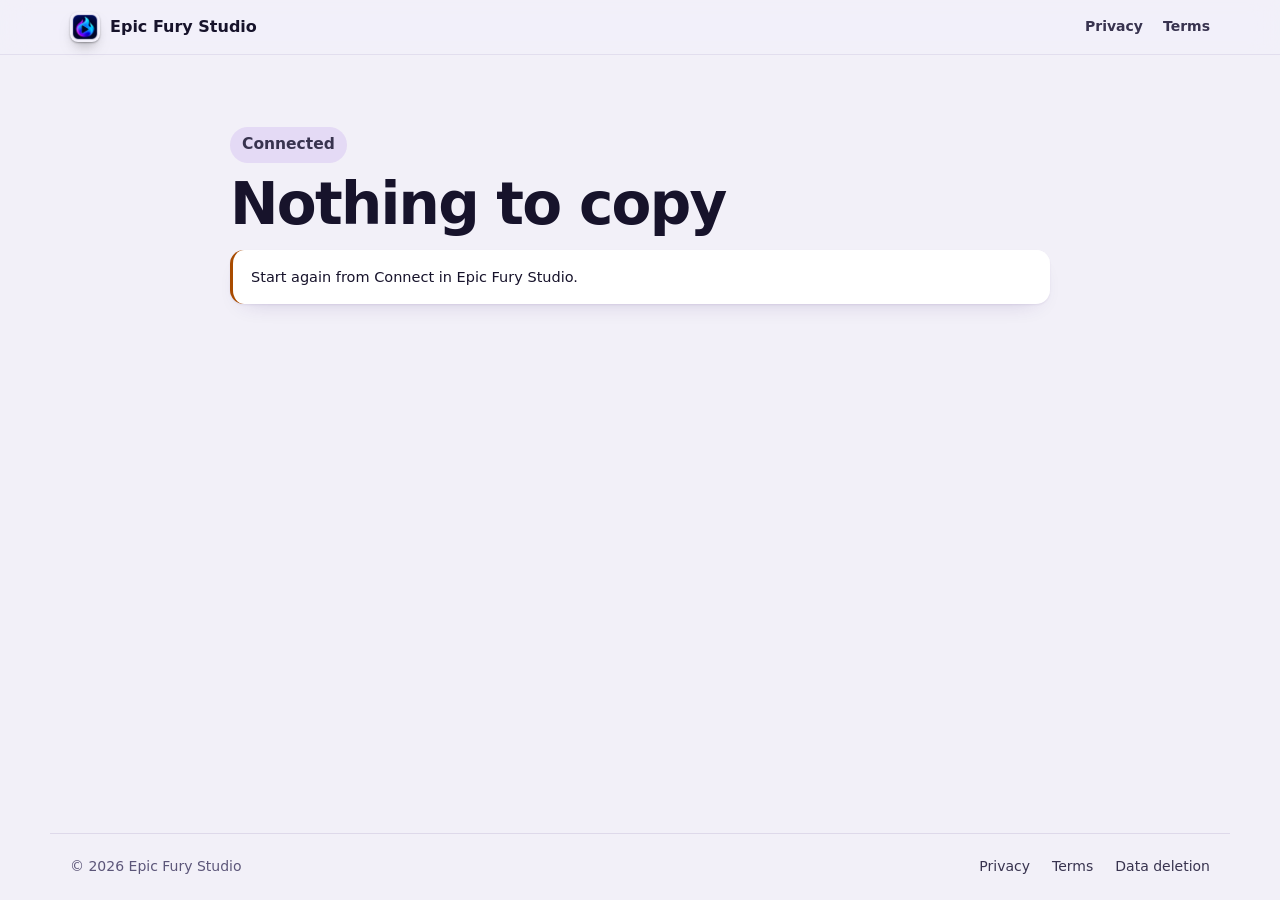
<file: meta-connected.html>
<!doctype html>
<!-- https://epicfury.dev/meta-connected — where Facebook Login sends people back.
     Registered as a Valid OAuth Redirect URI in the Meta app. connect.js shows
     the address to paste into Settings › Social accounts; it sends the code nowhere. -->
<html lang="en">
<head>
<meta charset="utf-8">
<meta name="viewport" content="width=device-width, initial-scale=1">
<meta http-equiv="Content-Security-Policy"
      content="default-src 'none'; style-src 'self' https://fonts.googleapis.com; font-src https://fonts.gstatic.com; img-src 'self'; script-src 'self'; base-uri 'none'; form-action 'none'">
<meta name="robots" content="noindex, nofollow">
<meta name="referrer" content="no-referrer">
<title>Instagram &amp; Facebook — Epic Fury Studio</title>
<link rel="stylesheet" href="https://fonts.googleapis.com/css2?family=DM+Sans:opsz,wght@9..40,400;9..40,500;9..40,600;9..40,700&family=Plus+Jakarta+Sans:wght@600;700;800&display=swap">
<link rel="stylesheet" href="/home.css?v=4">
<link rel="stylesheet" href="/doc.css?v=4">
<link rel="icon" href="/icon.png">
</head>
<body data-platform="Instagram &amp; Facebook" data-where="Settings &rsaquo; Social accounts">
<header class="bar">
  <div class="bar-in">
    <a class="mark" href="/"><img src="/icon-128.png" alt="">Epic Fury Studio</a>
    <nav><a href="/privacy">Privacy</a><a href="/terms">Terms</a></nav>
  </div>
</header>
<main class="doc">
  <p class="eyebrow">Connected</p>
  <h1 id="head">Instagram &amp; Facebook</h1>
  <div id="out"></div>
  <noscript>Copy this page's whole address from the address bar and paste it into Epic Fury Studio.</noscript>
</main>
<footer>
  <span>© 2026 Epic Fury Studio</span><span class="sp"></span>
  <a href="/privacy">Privacy</a><a href="/terms">Terms</a><a href="/data-deletion">Data deletion</a>
</footer>
<script src="connect.js?v=5"></script>
</body>
</html>
</file>
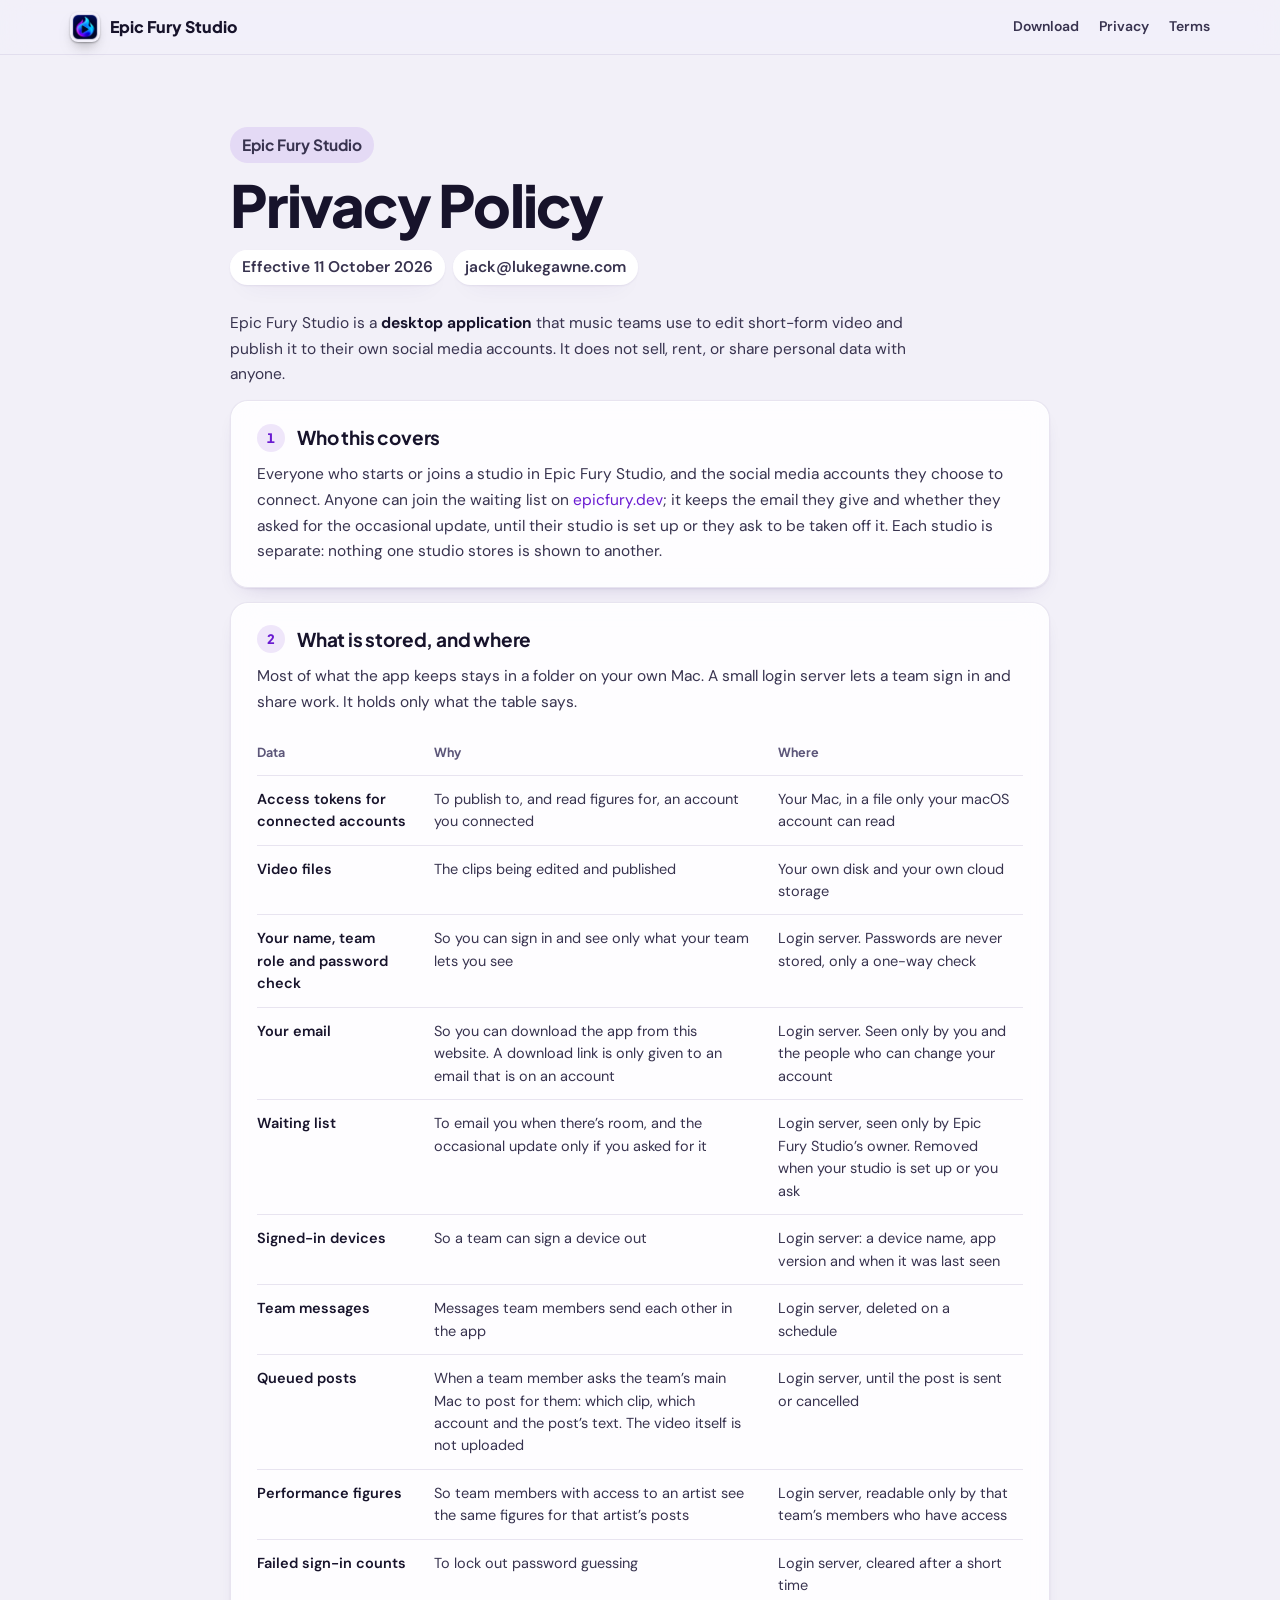
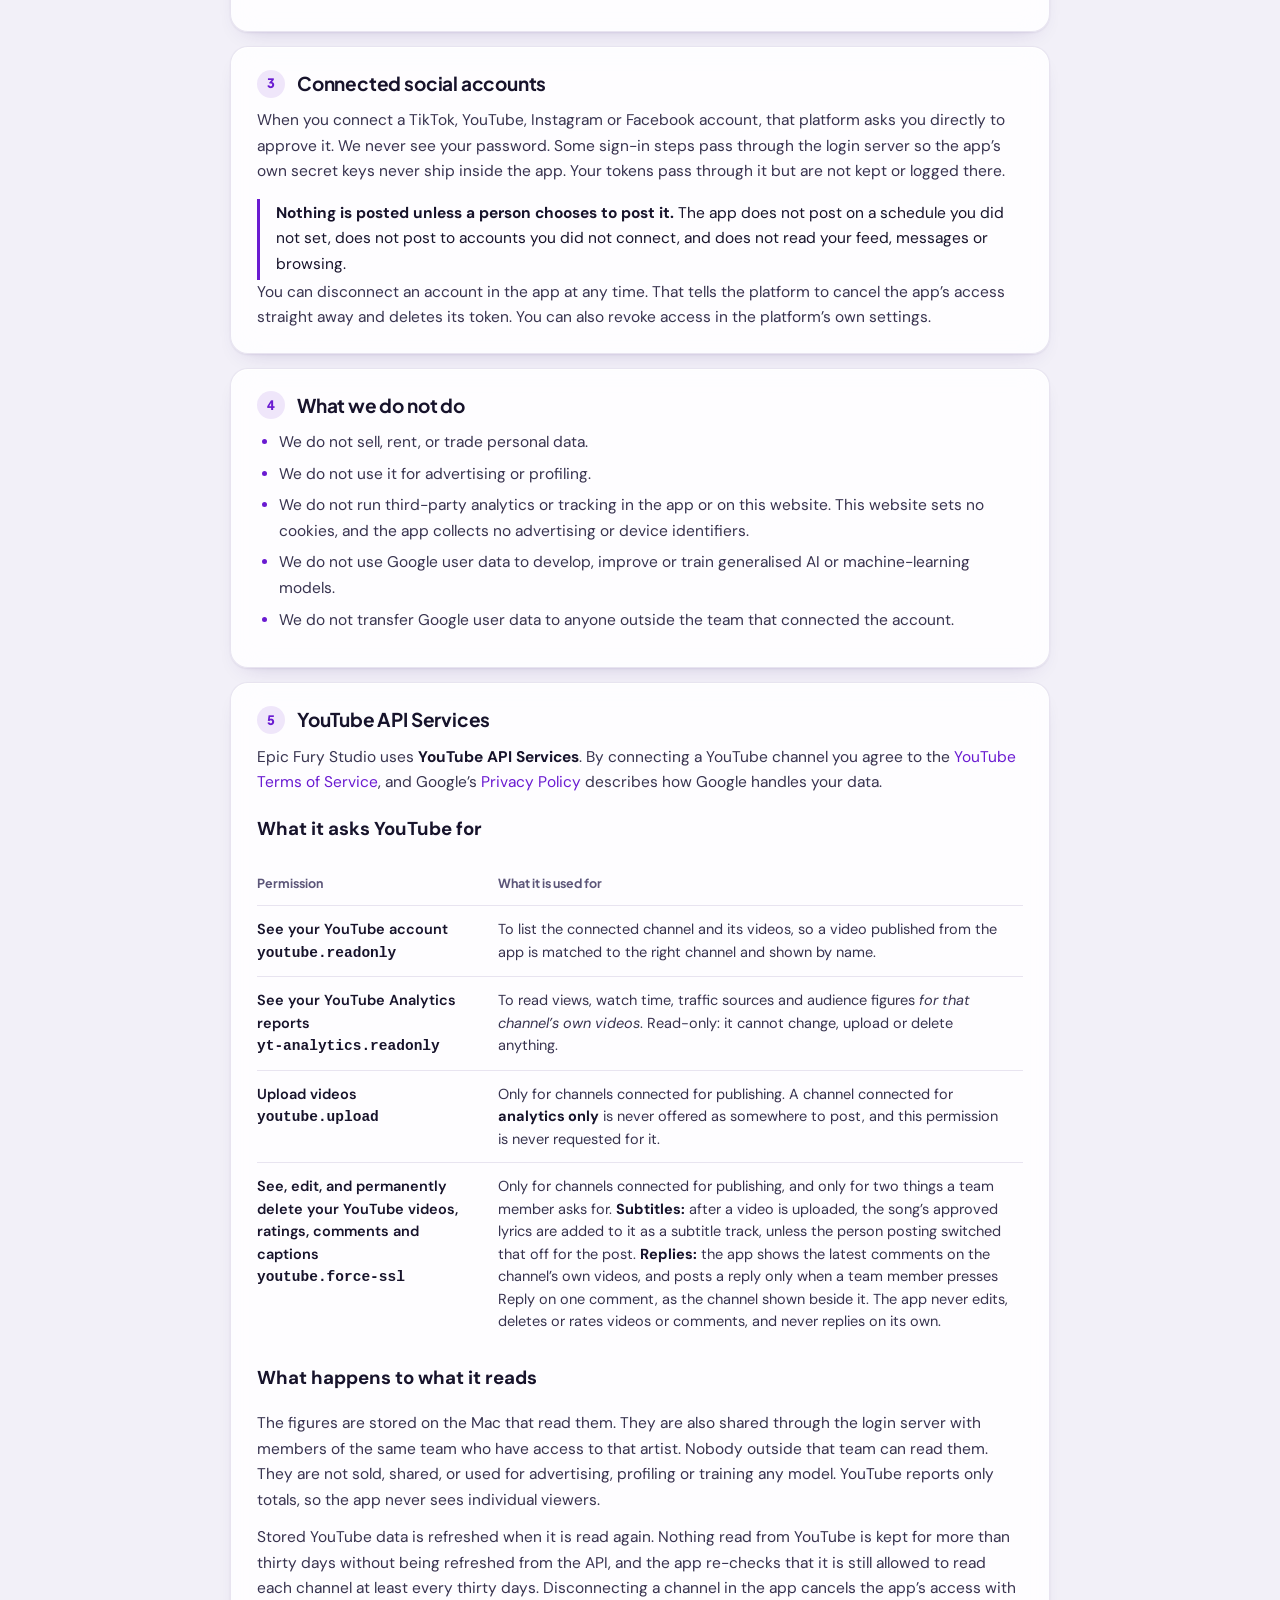
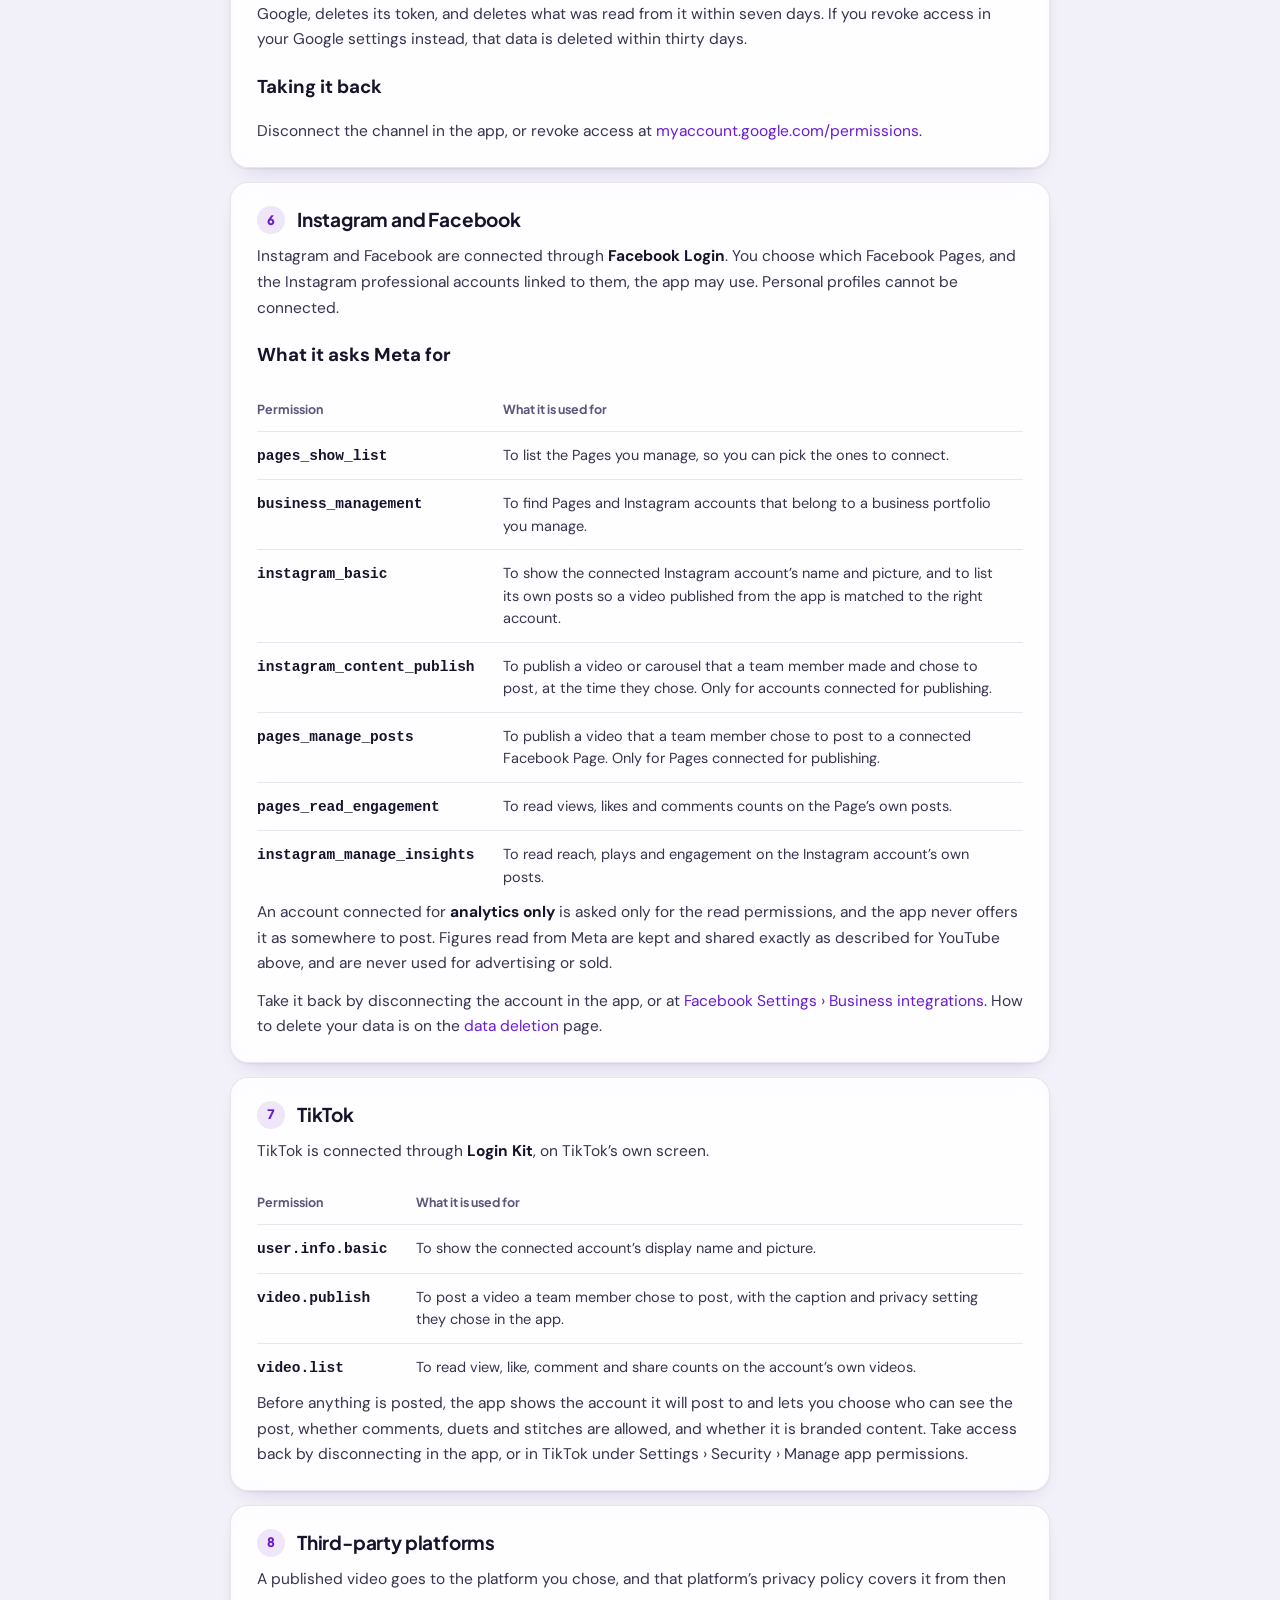
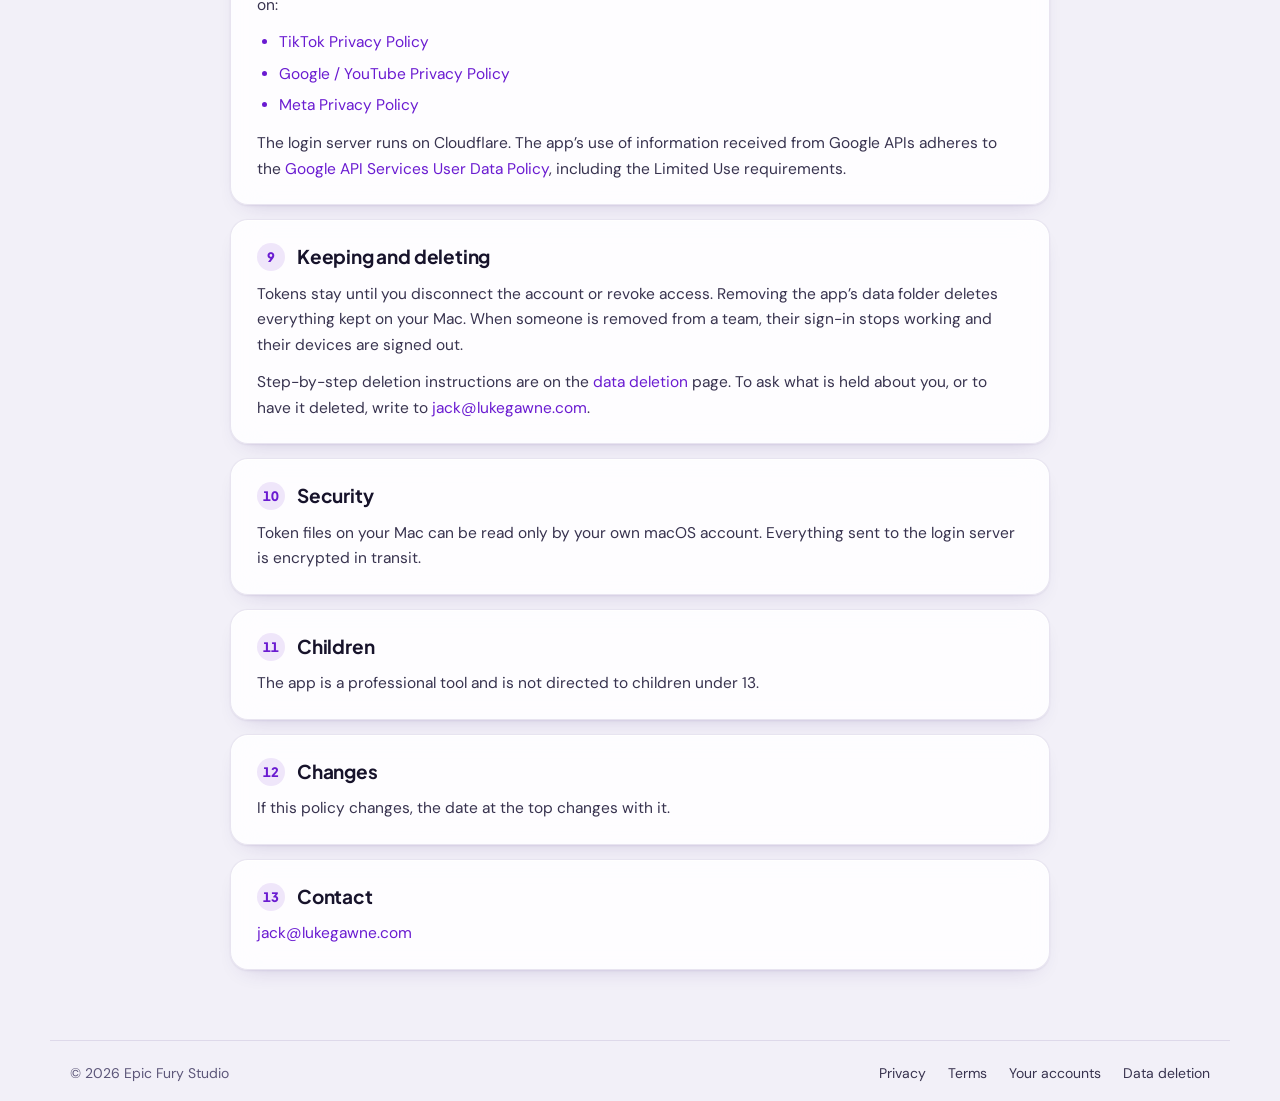
<file: privacy.html>
<!doctype html>
<html lang="en">
<head>
<meta charset="utf-8">
<meta name="viewport" content="width=device-width, initial-scale=1">
<title>Privacy Policy · Epic Fury Studio</title>
<meta name="description" content="How Epic Fury Studio handles data: what stays on your Mac, and what the login server holds.">
<link rel="preconnect" href="https://fonts.googleapis.com">
<link rel="preconnect" href="https://fonts.gstatic.com" crossorigin>
<link rel="stylesheet" href="https://fonts.googleapis.com/css2?family=DM+Sans:opsz,wght@9..40,400;9..40,500;9..40,600;9..40,700&family=Plus+Jakarta+Sans:wght@600;700;800&display=swap">
<link rel="stylesheet" href="/home.css?v=4">
<link rel="stylesheet" href="/doc.css?v=4">
<link rel="icon" href="/icon.png">
<script>if(!matchMedia("(prefers-reduced-motion: reduce)").matches)document.documentElement.classList.add("rv"),setTimeout(function(){if(!document.documentElement.dataset.rvok)document.querySelectorAll(".doc section,.doc .card").forEach(function(c){c.classList.add("in")})},4000)</script>
</head>
<body>
<header class="bar">
  <div class="bar-in">
    <a class="mark" href="/"><img src="/icon-128.png" alt="">Epic Fury Studio</a>
    <nav><a class="wide" href="/">Download</a><a href="/privacy" aria-current="page">Privacy</a><a href="/terms">Terms</a></nav>
  </div>
</header>
<main class="doc">

  <div class="doc-head">
    <p class="eyebrow">Epic Fury Studio</p>
    <h1>Privacy Policy</h1>
    <p class="meta"><span>Effective 11 October 2026</span><span>jack@lukegawne.com</span></p>
  </div>

  <p class="lede">Epic Fury Studio is a <strong>desktop application</strong> that music teams use to edit short-form video and publish it to their own social media accounts. It does not sell, rent, or share personal data with anyone.</p>

  <section>
    <h2><span class="num">1</span> Who this covers</h2>
    <p>Everyone who starts or joins a studio in Epic Fury Studio, and the social media accounts they choose to connect. Anyone can join the waiting list on <a href="/">epicfury.dev</a>; it keeps the email they give and whether they asked for the occasional update, until their studio is set up or they ask to be taken off it. Each studio is separate: nothing one studio stores is shown to another.</p>
  </section>

  <section>
    <h2><span class="num">2</span> What is stored, and where</h2>
    <p>Most of what the app keeps stays in a folder on your own Mac. A small login server lets a team sign in and share work. It holds only what the table says.</p>
    <div class="tablewrap">
      <table>
        <thead><tr><th>Data</th><th>Why</th><th>Where</th></tr></thead>
        <tbody>
          <tr><td>Access tokens for connected accounts</td><td>To publish to, and read figures for, an account you connected</td><td>Your Mac, in a file only your macOS account can read</td></tr>
          <tr><td>Video files</td><td>The clips being edited and published</td><td>Your own disk and your own cloud storage</td></tr>
          <tr><td>Your name, team role and password check</td><td>So you can sign in and see only what your team lets you see</td><td>Login server. Passwords are never stored, only a one-way check</td></tr>
          <tr><td>Your email</td><td>So you can download the app from this website. A download link is only given to an email that is on an account</td><td>Login server. Seen only by you and the people who can change your account</td></tr>
          <tr><td>Waiting list</td><td>To email you when there&rsquo;s room, and the occasional update only if you asked for it</td><td>Login server, seen only by Epic Fury Studio&rsquo;s owner. Removed when your studio is set up or you ask</td></tr>
          <tr><td>Signed-in devices</td><td>So a team can sign a device out</td><td>Login server: a device name, app version and when it was last seen</td></tr>
          <tr><td>Team messages</td><td>Messages team members send each other in the app</td><td>Login server, deleted on a schedule</td></tr>
          <tr><td>Queued posts</td><td>When a team member asks the team&rsquo;s main Mac to post for them: which clip, which account and the post&rsquo;s text. The video itself is not uploaded</td><td>Login server, until the post is sent or cancelled</td></tr>
          <tr><td>Performance figures</td><td>So team members with access to an artist see the same figures for that artist&rsquo;s posts</td><td>Login server, readable only by that team&rsquo;s members who have access</td></tr>
          <tr><td>Failed sign-in counts</td><td>To lock out password guessing</td><td>Login server, cleared after a short time</td></tr>
        </tbody>
      </table>
    </div>
  </section>

  <section>
    <h2><span class="num">3</span> Connected social accounts</h2>
    <p>When you connect a TikTok, YouTube, Instagram or Facebook account, that platform asks you directly to approve it. We never see your password. Some sign-in steps pass through the login server so the app&rsquo;s own secret keys never ship inside the app. Your tokens pass through it but are not kept or logged there.</p>
    <div class="callout">
      <p><strong>Nothing is posted unless a person chooses to post it.</strong> The app does not post on a schedule you did not set, does not post to accounts you did not connect, and does not read your feed, messages or browsing.</p>
    </div>
    <p>You can disconnect an account in the app at any time. That tells the platform to cancel the app&rsquo;s access straight away and deletes its token. You can also revoke access in the platform&rsquo;s own settings.</p>
  </section>

  <section>
    <h2><span class="num">4</span> What we do not do</h2>
    <ul>
      <li>We do not sell, rent, or trade personal data.</li>
      <li>We do not use it for advertising or profiling.</li>
      <li>We do not run third-party analytics or tracking in the app or on this website. This website sets no cookies, and the app collects no advertising or device identifiers.</li>
      <li>We do not use Google user data to develop, improve or train generalised AI or machine-learning models.</li>
      <li>We do not transfer Google user data to anyone outside the team that connected the account.</li>
    </ul>
  </section>

  <section>
    <h2><span class="num">5</span> YouTube API Services</h2>
    <p>Epic Fury Studio uses <strong>YouTube API Services</strong>. By connecting a YouTube channel you agree to the <a href="https://www.youtube.com/t/terms">YouTube Terms of Service</a>, and Google&rsquo;s <a href="https://policies.google.com/privacy">Privacy Policy</a> describes how Google handles your data.</p>

    <h3>What it asks YouTube for</h3>
    <div class="tablewrap">
      <table>
        <thead><tr><th>Permission</th><th>What it is used for</th></tr></thead>
        <tbody>
          <tr>
            <td>See your YouTube account<br><code>youtube.readonly</code></td>
            <td>To list the connected channel and its videos, so a video published from the app is matched to the right channel and shown by name.</td>
          </tr>
          <tr>
            <td>See your YouTube Analytics reports<br><code>yt-analytics.readonly</code></td>
            <td>To read views, watch time, traffic sources and audience figures <em>for that channel&rsquo;s own videos</em>. Read-only: it cannot change, upload or delete anything.</td>
          </tr>
          <tr>
            <td>Upload videos<br><code>youtube.upload</code></td>
            <td>Only for channels connected for publishing. A channel connected for <strong>analytics only</strong> is never offered as somewhere to post, and this permission is never requested for it.</td>
          </tr>
          <tr>
            <td>See, edit, and permanently delete your YouTube videos, ratings, comments and captions<br><code>youtube.force-ssl</code></td>
            <td>Only for channels connected for publishing, and only for two things a team member asks for. <strong>Subtitles:</strong> after a video is uploaded, the song&rsquo;s approved lyrics are added to it as a subtitle track, unless the person posting switched that off for the post. <strong>Replies:</strong> the app shows the latest comments on the channel&rsquo;s own videos, and posts a reply only when a team member presses Reply on one comment, as the channel shown beside it. The app never edits, deletes or rates videos or comments, and never replies on its own.</td>
          </tr>
        </tbody>
      </table>
    </div>

    <h3>What happens to what it reads</h3>
    <p>The figures are stored on the Mac that read them. They are also shared through the login server with members of the same team who have access to that artist. Nobody outside that team can read them. They are not sold, shared, or used for advertising, profiling or training any model. YouTube reports only totals, so the app never sees individual viewers.</p>
    <p>Stored YouTube data is refreshed when it is read again. Nothing read from YouTube is kept for more than thirty days without being refreshed from the API, and the app re-checks that it is still allowed to read each channel at least every thirty days. Disconnecting a channel in the app cancels the app&rsquo;s access with Google, deletes its token, and deletes what was read from it within seven days. If you revoke access in your Google settings instead, that data is deleted within thirty days.</p>

    <h3>Taking it back</h3>
    <p>Disconnect the channel in the app, or revoke access at <a href="https://myaccount.google.com/permissions">myaccount.google.com/permissions</a>.</p>
  </section>

  <section>
    <h2><span class="num">6</span> Instagram and Facebook</h2>
    <p>Instagram and Facebook are connected through <strong>Facebook Login</strong>. You choose which Facebook Pages, and the Instagram professional accounts linked to them, the app may use. Personal profiles cannot be connected.</p>

    <h3>What it asks Meta for</h3>
    <div class="tablewrap">
      <table>
        <thead><tr><th>Permission</th><th>What it is used for</th></tr></thead>
        <tbody>
          <tr><td><code>pages_show_list</code></td><td>To list the Pages you manage, so you can pick the ones to connect.</td></tr>
          <tr><td><code>business_management</code></td><td>To find Pages and Instagram accounts that belong to a business portfolio you manage.</td></tr>
          <tr><td><code>instagram_basic</code></td><td>To show the connected Instagram account&rsquo;s name and picture, and to list its own posts so a video published from the app is matched to the right account.</td></tr>
          <tr><td><code>instagram_content_publish</code></td><td>To publish a video or carousel that a team member made and chose to post, at the time they chose. Only for accounts connected for publishing.</td></tr>
          <tr><td><code>pages_manage_posts</code></td><td>To publish a video that a team member chose to post to a connected Facebook Page. Only for Pages connected for publishing.</td></tr>
          <tr><td><code>pages_read_engagement</code></td><td>To read views, likes and comments counts on the Page&rsquo;s own posts.</td></tr>
          <tr><td><code>instagram_manage_insights</code></td><td>To read reach, plays and engagement on the Instagram account&rsquo;s own posts.</td></tr>
        </tbody>
      </table>
    </div>
    <p>An account connected for <strong>analytics only</strong> is asked only for the read permissions, and the app never offers it as somewhere to post. Figures read from Meta are kept and shared exactly as described for YouTube above, and are never used for advertising or sold.</p>
    <p>Take it back by disconnecting the account in the app, or at <a href="https://www.facebook.com/settings/?tab=business_tools">Facebook Settings &rsaquo; Business integrations</a>. How to delete your data is on the <a href="/data-deletion">data deletion</a> page.</p>
  </section>

  <section>
    <h2><span class="num">7</span> TikTok</h2>
    <p>TikTok is connected through <strong>Login Kit</strong>, on TikTok&rsquo;s own screen.</p>
    <div class="tablewrap">
      <table>
        <thead><tr><th>Permission</th><th>What it is used for</th></tr></thead>
        <tbody>
          <tr><td><code>user.info.basic</code></td><td>To show the connected account&rsquo;s display name and picture.</td></tr>
          <tr><td><code>video.publish</code></td><td>To post a video a team member chose to post, with the caption and privacy setting they chose in the app.</td></tr>
          <tr><td><code>video.list</code></td><td>To read view, like, comment and share counts on the account&rsquo;s own videos.</td></tr>
        </tbody>
      </table>
    </div>
    <p>Before anything is posted, the app shows the account it will post to and lets you choose who can see the post, whether comments, duets and stitches are allowed, and whether it is branded content. Take access back by disconnecting in the app, or in TikTok under Settings &rsaquo; Security &rsaquo; Manage app permissions.</p>
  </section>

  <section>
    <h2><span class="num">8</span> Third-party platforms</h2>
    <p>A published video goes to the platform you chose, and that platform&rsquo;s privacy policy covers it from then on:</p>
    <ul>
      <li><a href="https://www.tiktok.com/legal/privacy-policy">TikTok Privacy Policy</a></li>
      <li><a href="https://policies.google.com/privacy">Google / YouTube Privacy Policy</a></li>
      <li><a href="https://www.facebook.com/privacy/policy/">Meta Privacy Policy</a></li>
    </ul>
    <p>The login server runs on Cloudflare. The app&rsquo;s use of information received from Google APIs adheres to the <a href="https://developers.google.com/terms/api-services-user-data-policy">Google API Services User Data Policy</a>, including the Limited Use requirements.</p>
  </section>

  <section>
    <h2><span class="num">9</span> Keeping and deleting</h2>
    <p>Tokens stay until you disconnect the account or revoke access. Removing the app&rsquo;s data folder deletes everything kept on your Mac. When someone is removed from a team, their sign-in stops working and their devices are signed out.</p>
    <p>Step-by-step deletion instructions are on the <a href="/data-deletion">data deletion</a> page. To ask what is held about you, or to have it deleted, write to <a href="mailto:jack@lukegawne.com">jack@lukegawne.com</a>.</p>
  </section>

  <section>
    <h2><span class="num">10</span> Security</h2>
    <p>Token files on your Mac can be read only by your own macOS account. Everything sent to the login server is encrypted in transit.</p>
  </section>

  <section>
    <h2><span class="num">11</span> Children</h2>
    <p>The app is a professional tool and is not directed to children under 13.</p>
  </section>

  <section>
    <h2><span class="num">12</span> Changes</h2>
    <p>If this policy changes, the date at the top changes with it.</p>
  </section>

  <section>
    <h2><span class="num">13</span> Contact</h2>
    <p><a href="mailto:jack@lukegawne.com">jack@lukegawne.com</a></p>
  </section>
</main>
<footer>
  <span>© 2026 Epic Fury Studio</span><span class="sp"></span>
  <a href="/privacy">Privacy</a><a href="/terms">Terms</a><a href="/#accounts">Your accounts</a><a href="/data-deletion">Data deletion</a>
</footer>
<script src="/doc.js?v=4" defer></script>
</body>
</html>
</file>
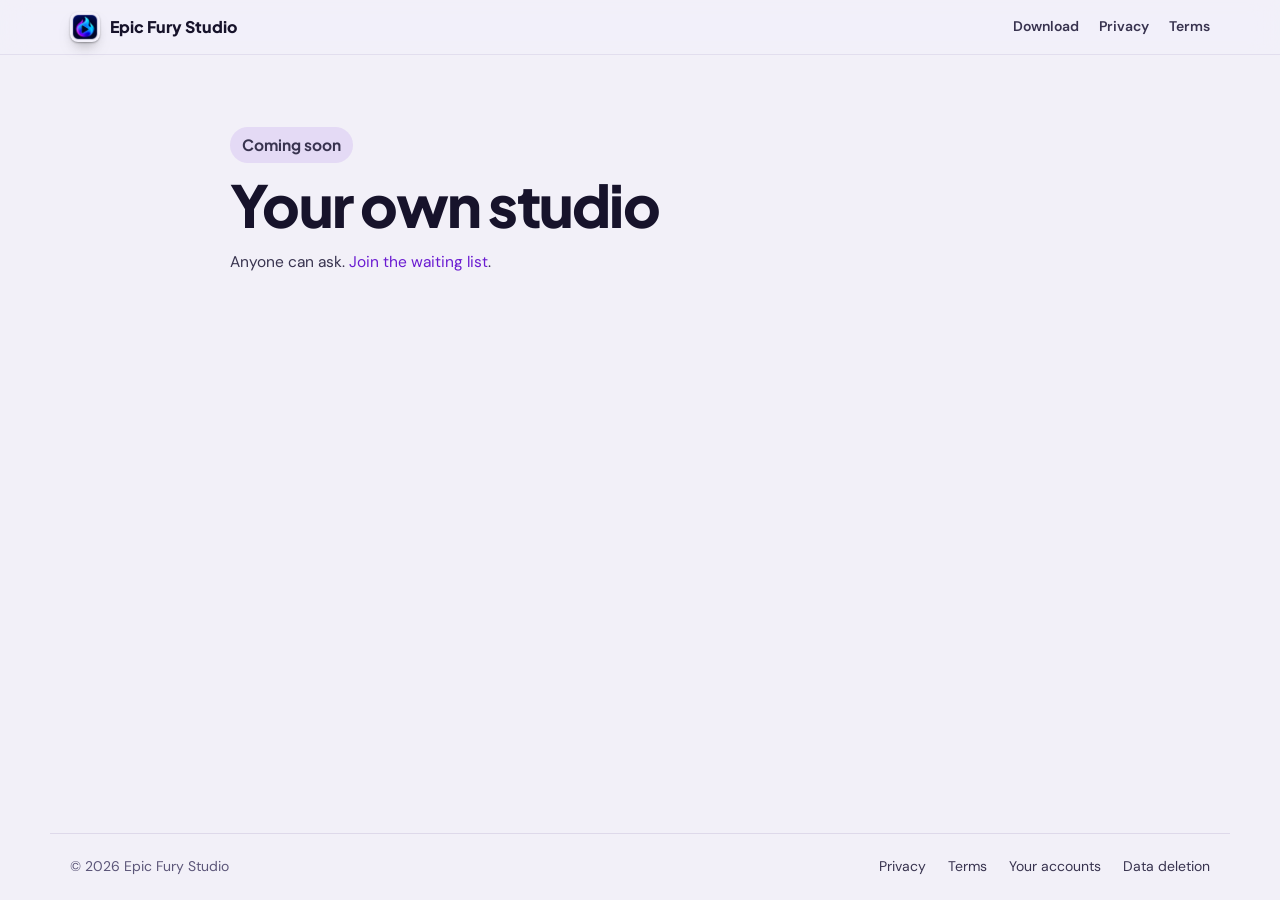
<file: signup.html>
<!doctype html>
<html lang="en">
<head>
<meta charset="utf-8">
<meta name="viewport" content="width=device-width, initial-scale=1">
<title>Start a studio · Epic Fury Studio</title>
<link rel="preconnect" href="https://fonts.googleapis.com">
<link rel="preconnect" href="https://fonts.gstatic.com" crossorigin>
<link rel="stylesheet" href="https://fonts.googleapis.com/css2?family=DM+Sans:opsz,wght@9..40,400;9..40,500;9..40,600;9..40,700&family=Plus+Jakarta+Sans:wght@600;700;800&display=swap">
<link rel="stylesheet" href="/home.css?v=4">
<link rel="stylesheet" href="/doc.css?v=4">
<link rel="icon" href="/icon.png">
<script>if(!matchMedia("(prefers-reduced-motion: reduce)").matches)document.documentElement.classList.add("rv"),setTimeout(function(){if(!document.documentElement.dataset.rvok)document.querySelectorAll(".doc section,.doc .card").forEach(function(c){c.classList.add("in")})},4000)</script>
</head>
<body>
<header class="bar">
  <div class="bar-in">
    <a class="mark" href="/"><img src="/icon-128.png" alt="">Epic Fury Studio</a>
    <nav><a class="wide" href="/">Download</a><a href="/privacy">Privacy</a><a href="/terms">Terms</a></nav>
  </div>
</header>
<main class="doc">
  <p class="eyebrow">Coming soon</p>
  <h1>Your own studio</h1>
  <p class="lede">Anyone can ask. <a href="/#wait">Join the waiting list</a>.</p>
</main>
<footer>
  <span>© 2026 Epic Fury Studio</span><span class="sp"></span>
  <a href="/privacy">Privacy</a><a href="/terms">Terms</a><a href="/#accounts">Your accounts</a><a href="/data-deletion">Data deletion</a>
</footer>
<script src="/doc.js?v=4" defer></script>
</body>
</html>
</file>
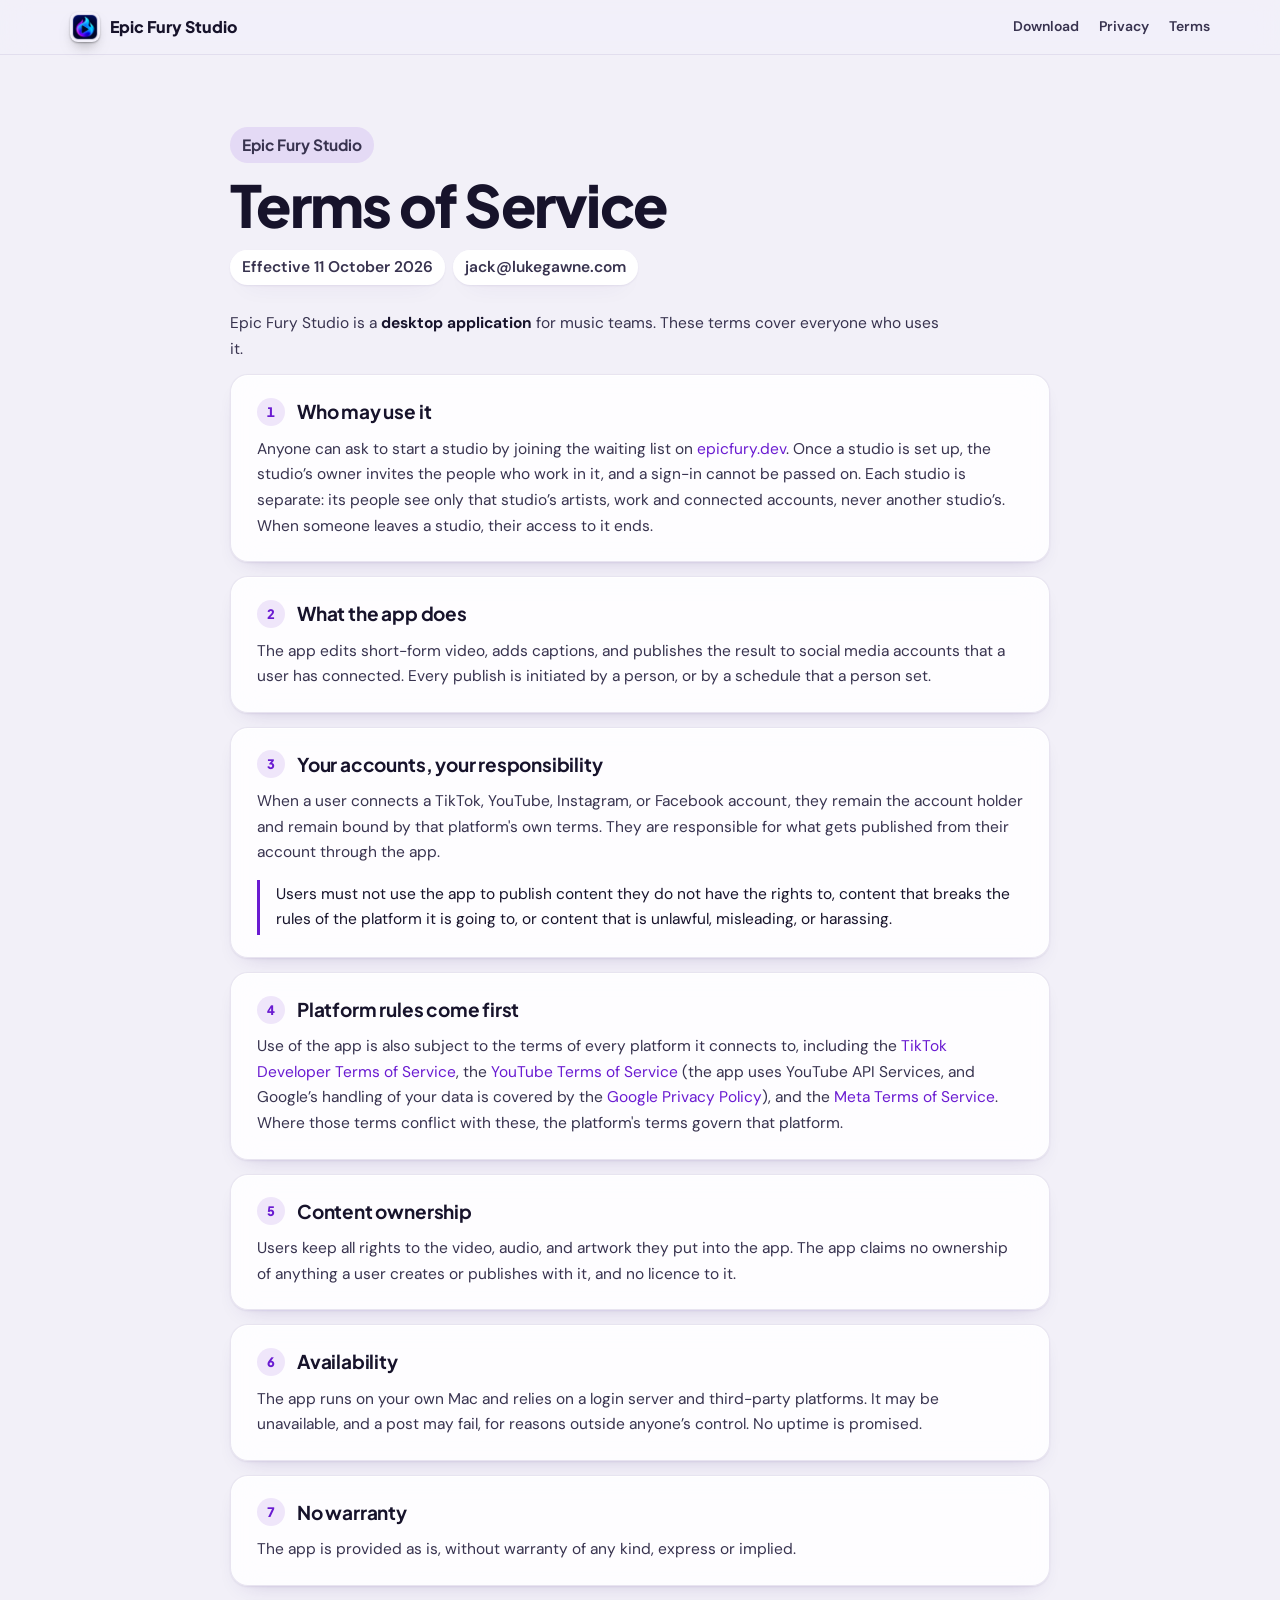
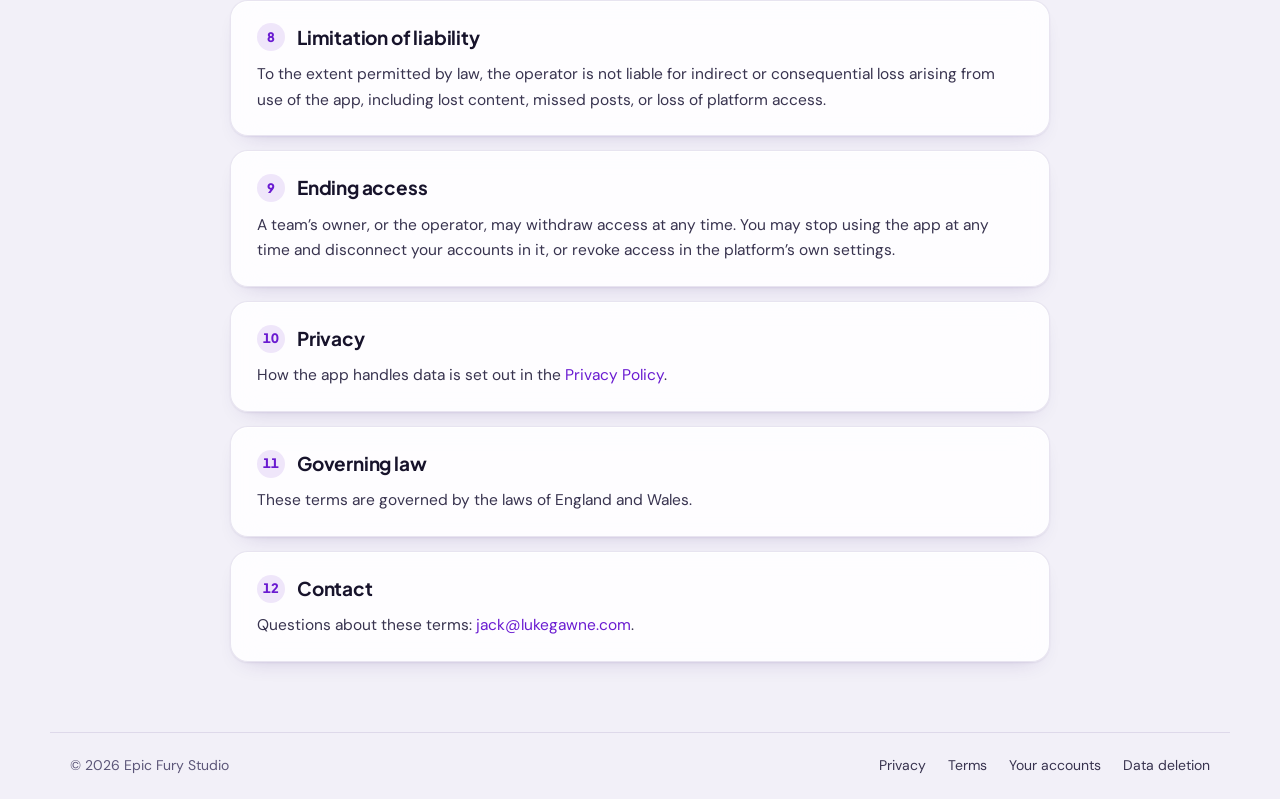
<file: terms.html>
<!doctype html>
<html lang="en">
<head>
<meta charset="utf-8">
<meta name="viewport" content="width=device-width, initial-scale=1">
<title>Terms of Service · Epic Fury Studio</title>
<meta name="description" content="Terms covering access to and use of Epic Fury Studio.">
<link rel="preconnect" href="https://fonts.googleapis.com">
<link rel="preconnect" href="https://fonts.gstatic.com" crossorigin>
<link rel="stylesheet" href="https://fonts.googleapis.com/css2?family=DM+Sans:opsz,wght@9..40,400;9..40,500;9..40,600;9..40,700&family=Plus+Jakarta+Sans:wght@600;700;800&display=swap">
<link rel="stylesheet" href="/home.css?v=4">
<link rel="stylesheet" href="/doc.css?v=4">
<link rel="icon" href="/icon.png">
<script>if(!matchMedia("(prefers-reduced-motion: reduce)").matches)document.documentElement.classList.add("rv"),setTimeout(function(){if(!document.documentElement.dataset.rvok)document.querySelectorAll(".doc section,.doc .card").forEach(function(c){c.classList.add("in")})},4000)</script>
</head>
<body>
<header class="bar">
  <div class="bar-in">
    <a class="mark" href="/"><img src="/icon-128.png" alt="">Epic Fury Studio</a>
    <nav><a class="wide" href="/">Download</a><a href="/privacy">Privacy</a><a href="/terms" aria-current="page">Terms</a></nav>
  </div>
</header>
<main class="doc">

  <div class="doc-head">
    <p class="eyebrow">Epic Fury Studio</p>
    <h1>Terms of Service</h1>
    <p class="meta"><span>Effective 11 October 2026</span><span>jack@lukegawne.com</span></p>
  </div>

  <p class="lede">Epic Fury Studio is a <strong>desktop application</strong> for music teams. These terms cover everyone who uses it.</p>

  <section>
    <h2><span class="num">1</span> Who may use it</h2>
    <p>Anyone can ask to start a studio by joining the waiting list on <a href="/">epicfury.dev</a>. Once a studio is set up, the studio&rsquo;s owner invites the people who work in it, and a sign-in cannot be passed on. Each studio is separate: its people see only that studio&rsquo;s artists, work and connected accounts, never another studio&rsquo;s. When someone leaves a studio, their access to it ends.</p>
  </section>

  <section>
    <h2><span class="num">2</span> What the app does</h2>
    <p>The app edits short-form video, adds captions, and publishes the result to social media accounts that a user has connected. Every publish is initiated by a person, or by a schedule that a person set.</p>
  </section>

  <section>
    <h2><span class="num">3</span> Your accounts, your responsibility</h2>
    <p>When a user connects a TikTok, YouTube, Instagram, or Facebook account, they remain the account holder and remain bound by that platform's own terms. They are responsible for what gets published from their account through the app.</p>
    <div class="callout">
      <p>Users must not use the app to publish content they do not have the rights to, content that breaks the rules of the platform it is going to, or content that is unlawful, misleading, or harassing.</p>
    </div>
  </section>

  <section>
    <h2><span class="num">4</span> Platform rules come first</h2>
    <p>Use of the app is also subject to the terms of every platform it connects to, including the <a href="https://developers.tiktok.com/terms">TikTok Developer Terms of Service</a>, the <a href="https://www.youtube.com/t/terms">YouTube Terms of Service</a> (the app uses YouTube API Services, and Google&rsquo;s handling of your data is covered by the <a href="https://policies.google.com/privacy">Google Privacy Policy</a>), and the <a href="https://www.facebook.com/terms.php">Meta Terms of Service</a>. Where those terms conflict with these, the platform's terms govern that platform.</p>
  </section>

  <section>
    <h2><span class="num">5</span> Content ownership</h2>
    <p>Users keep all rights to the video, audio, and artwork they put into the app. The app claims no ownership of anything a user creates or publishes with it, and no licence to it.</p>
  </section>

  <section>
    <h2><span class="num">6</span> Availability</h2>
    <p>The app runs on your own Mac and relies on a login server and third-party platforms. It may be unavailable, and a post may fail, for reasons outside anyone&rsquo;s control. No uptime is promised.</p>
  </section>

  <section>
    <h2><span class="num">7</span> No warranty</h2>
    <p>The app is provided as is, without warranty of any kind, express or implied.</p>
  </section>

  <section>
    <h2><span class="num">8</span> Limitation of liability</h2>
    <p>To the extent permitted by law, the operator is not liable for indirect or consequential loss arising from use of the app, including lost content, missed posts, or loss of platform access.</p>
  </section>

  <section>
    <h2><span class="num">9</span> Ending access</h2>
    <p>A team&rsquo;s owner, or the operator, may withdraw access at any time. You may stop using the app at any time and disconnect your accounts in it, or revoke access in the platform&rsquo;s own settings.</p>
  </section>

  <section>
    <h2><span class="num">10</span> Privacy</h2>
    <p>How the app handles data is set out in the <a href="/privacy">Privacy Policy</a>.</p>
  </section>

  <section>
    <h2><span class="num">11</span> Governing law</h2>
    <p>These terms are governed by the laws of England and Wales.</p>
  </section>

  <section>
    <h2><span class="num">12</span> Contact</h2>
    <p>Questions about these terms: <a href="mailto:jack@lukegawne.com">jack@lukegawne.com</a>.</p>
  </section>
</main>
<footer>
  <span>© 2026 Epic Fury Studio</span><span class="sp"></span>
  <a href="/privacy">Privacy</a><a href="/terms">Terms</a><a href="/#accounts">Your accounts</a><a href="/data-deletion">Data deletion</a>
</footer>
<script src="/doc.js?v=4" defer></script>
</body>
</html>
</file>
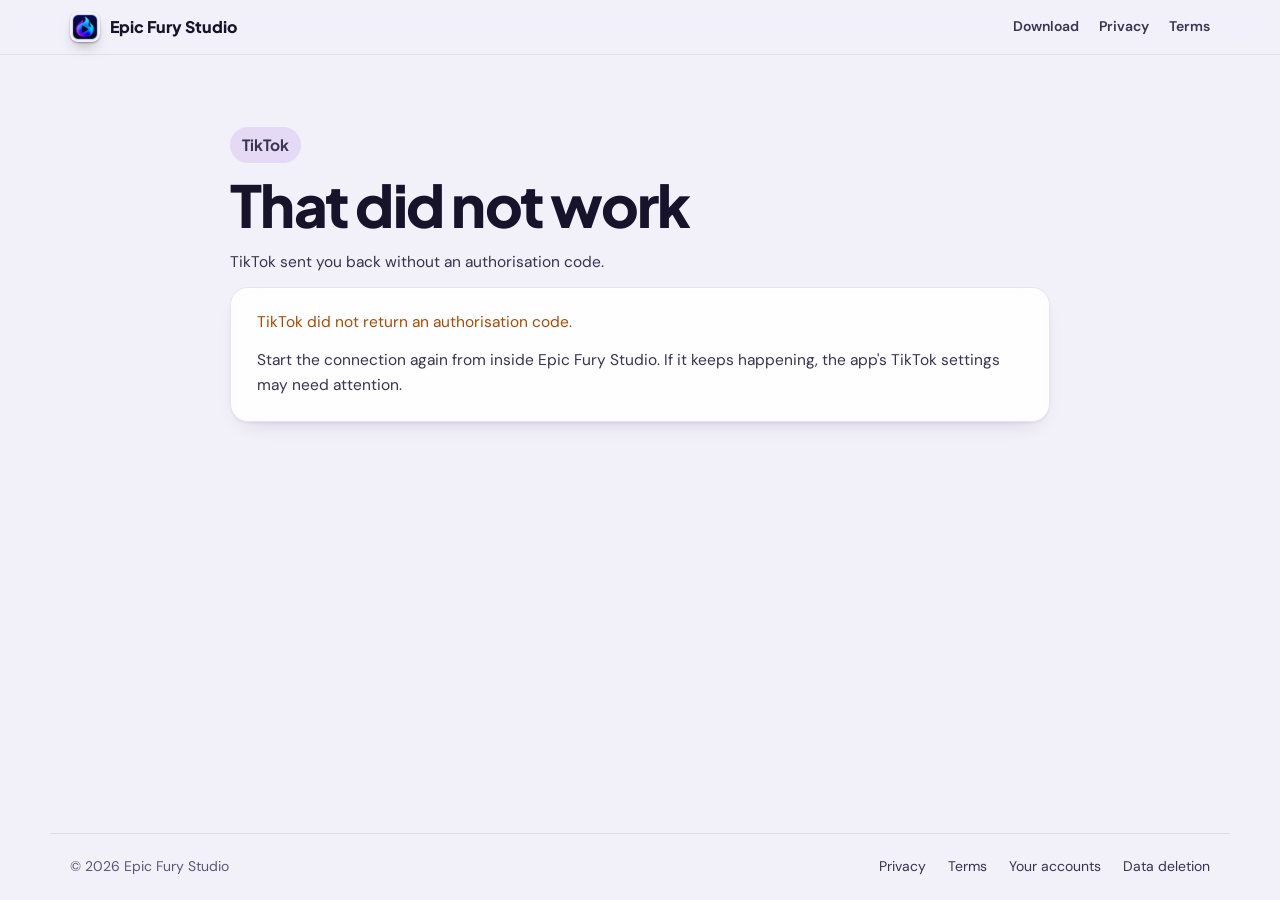
<file: tiktok-connected.html>
<!doctype html>
<html lang="en">
<head>
<meta charset="utf-8">
<meta name="viewport" content="width=device-width, initial-scale=1">
<meta name="robots" content="noindex">
<title>Finish connecting TikTok · Epic Fury</title>
<link rel="preconnect" href="https://fonts.googleapis.com">
<link rel="preconnect" href="https://fonts.gstatic.com" crossorigin>
<link rel="stylesheet" href="https://fonts.googleapis.com/css2?family=DM+Sans:opsz,wght@9..40,400;9..40,500;9..40,600;9..40,700&family=Plus+Jakarta+Sans:wght@600;700;800&display=swap">
<link rel="stylesheet" href="/home.css?v=4">
<link rel="stylesheet" href="/doc.css?v=4">
<link rel="icon" href="/icon.png">
<script>if(!matchMedia("(prefers-reduced-motion: reduce)").matches)document.documentElement.classList.add("rv"),setTimeout(function(){if(!document.documentElement.dataset.rvok)document.querySelectorAll(".doc section,.doc .card").forEach(function(c){c.classList.add("in")})},4000)</script>
</head>
<body>
<header class="bar">
  <div class="bar-in">
    <a class="mark" href="/"><img src="/icon-128.png" alt="">Epic Fury Studio</a>
    <nav><a class="wide" href="/">Download</a><a href="/privacy">Privacy</a><a href="/terms">Terms</a></nav>
  </div>
</header>
<main class="doc">

  <p class="eyebrow">TikTok</p>
  <h1 id="head">Almost there</h1>
  <p class="lede" id="lede">Copy the line below and paste it into Epic Fury Studio to finish connecting your account.</p>

  <div id="ok">
    <div class="code-box card">
      <p class="code-label">Paste this into Epic Fury Studio</p>
      <p class="code-val" id="val">reading…</p>
      <button id="copy" type="button">Copy</button>
    </div>

    <ol class="steps card">
      <li>Go back to Epic Fury Studio — it is waiting on the <b>Connect TikTok</b> screen.</li>
      <li>Paste the line above into the box.</li>
      <li>That is it. You can close this page.</li>
    </ol>

    <div class="callout">
      <p>This line is single-use and expires within minutes. It cannot be used without the app's own secret key, which never leaves the computer the app runs on.</p>
    </div>
  </div>

  <div id="bad" hidden>
    <div class="card">
      <p class="err" id="badmsg">TikTok did not return an authorisation code.</p>
      <p>Start the connection again from inside Epic Fury Studio. If it keeps happening, the app's TikTok settings may need attention.</p>
    </div>
  </div>
</main>
<footer>
  <span>© 2026 Epic Fury Studio</span><span class="sp"></span>
  <a href="/privacy">Privacy</a><a href="/terms">Terms</a><a href="/#accounts">Your accounts</a><a href="/data-deletion">Data deletion</a>
</footer>
<script>
  // Everything here stays in the page. Nothing is sent anywhere: the code is
  // shown so it can be pasted into the desktop app, which is what exchanges it.
  (function () {
    var q = new URLSearchParams(location.search);
    var code = q.get("code");
    var err = q.get("error") || q.get("error_description");

    if (!code) {
      document.getElementById("ok").hidden = true;
      document.getElementById("bad").hidden = false;
      document.getElementById("head").textContent = "That did not work";
      document.getElementById("lede").textContent =
        "TikTok sent you back without an authorisation code.";
      if (err) document.getElementById("badmsg").textContent = "TikTok said: " + err;
      return;
    }

    // The app parses the whole URL, so hand over the whole URL.
    var full = location.href;
    document.getElementById("val").textContent = full;

    var btn = document.getElementById("copy");
    btn.addEventListener("click", function () {
      var done = function () {
        btn.textContent = "Copied";
        btn.setAttribute("data-done", "");
        setTimeout(function () {
          btn.textContent = "Copy";
          btn.removeAttribute("data-done");
        }, 2000);
      };
      if (navigator.clipboard && navigator.clipboard.writeText) {
        navigator.clipboard.writeText(full).then(done, function () {
          btn.textContent = "Select it and copy";
        });
      } else {
        var r = document.createRange();
        r.selectNodeContents(document.getElementById("val"));
        var s = getSelection(); s.removeAllRanges(); s.addRange(r);
        btn.textContent = "Press ⌘C to copy";
      }
    });
  })();
</script>
<script src="/doc.js?v=4" defer></script>
</body>
</html>
</file>
<file: home.css>
/* epicfury.dev home: the app's own tokens, a full-screen hero with the app and phone floating in 3D, then one pinned scene per feature. */
:root{
  --bg:#0a0e1c; --card:#141828; --card2:#1b2033; --card3:#252a40; --rail:#0c1022;
  --line:rgba(176,150,255,.10); --line2:rgba(190,165,255,.20);
  --text:#f1eefb; --dim:#d2cee4; --faint:#b9b4d0;
  --accent:#b07bff; --accent-soft:rgba(141,70,255,.16); --fill:#6d16d0; --fill-press:#5e10b8; --on-fill:#ffffff;
  --tile-head:#d88cf6; --good:#3ddc97; --good-soft:rgba(61,220,151,.14); --warn:#ffc45c; --warn-soft:rgba(255,196,92,.14);
  --v1:#A98BFF; --v2:#FF7EAE; --v3:#6CB8FF; --v4:#FFA45C; --v5:#4FD79A; --v6:#E58BF2;
  --rim:inset 0 1px 0 rgba(255,255,255,.07);
  --p1:var(--rim),0 1px 0 rgba(0,0,0,.5),0 12px 26px -14px rgba(0,0,0,.8);
  --p1h:inset 0 1px 0 rgba(255,255,255,.11),0 1px 0 rgba(0,0,0,.5),0 18px 34px -14px rgba(0,0,0,.9);
  --p3:0 2px 8px rgba(0,0,0,.5),0 30px 60px -18px rgba(0,0,0,.95);
  --p4:0 10px 26px rgba(0,0,0,.55),0 50px 100px -30px rgba(0,0,0,.95);
  --glass:rgba(10,14,28,.66); --glass-line:rgba(176,150,255,.08);
  --key-edge:inset 0 -2px 0 rgba(0,0,0,.35);
  --sans:"DM Sans",-apple-system,BlinkMacSystemFont,system-ui,sans-serif;
  --display:"Plus Jakarta Sans",-apple-system,system-ui,sans-serif;
  --spring:cubic-bezier(.34,1.45,.64,1); --ease:cubic-bezier(.2,.8,.2,1);
  color-scheme:dark;
}
@media (prefers-color-scheme:light){:root:not([data-theme="dark"]){
  --bg:#f2f0f8; --card:#ffffff; --card2:#f6f4fb; --card3:#ece8f6; --rail:#f8f6fc;
  --line:rgba(60,30,120,.11); --line2:rgba(60,30,120,.20);
  --text:#17132b; --dim:#38334f; --faint:#5c5679;
  --accent:#6a1bd1; --accent-soft:rgba(106,27,209,.10); --fill:#6a1bd1; --fill-press:#5a12b8;
  --tile-head:#8826ad; --good:#0a7550; --good-soft:rgba(10,117,80,.12); --warn:#a84b00; --warn-soft:rgba(255,140,30,.14);
  --rim:inset 0 1px 0 rgba(255,255,255,1);
  --p1:var(--rim),0 1px 2px rgba(60,30,120,.08),0 10px 24px -16px rgba(60,30,120,.30);
  --p1h:var(--rim),0 1px 2px rgba(60,30,120,.10),0 16px 32px -16px rgba(60,30,120,.40);
  --p3:0 2px 6px rgba(60,30,120,.10),0 24px 50px -18px rgba(60,30,120,.45);
  --p4:0 10px 26px rgba(60,30,120,.14),0 50px 100px -30px rgba(60,30,120,.45);
  --glass:rgba(242,240,248,.72); --glass-line:rgba(60,30,120,.08);
  --key-edge:inset 0 -2px 0 rgba(0,0,0,.22);
  color-scheme:light}}
:root[data-theme="light"]{
  --bg:#f2f0f8; --card:#ffffff; --card2:#f6f4fb; --card3:#ece8f6; --rail:#f8f6fc;
  --line:rgba(60,30,120,.11); --line2:rgba(60,30,120,.20);
  --text:#17132b; --dim:#38334f; --faint:#5c5679;
  --accent:#6a1bd1; --accent-soft:rgba(106,27,209,.10); --fill:#6a1bd1; --fill-press:#5a12b8;
  --tile-head:#8826ad; --good:#0a7550; --good-soft:rgba(10,117,80,.12); --warn:#a84b00; --warn-soft:rgba(255,140,30,.14);
  --rim:inset 0 1px 0 rgba(255,255,255,1);
  --p1:var(--rim),0 1px 2px rgba(60,30,120,.08),0 10px 24px -16px rgba(60,30,120,.30);
  --p1h:var(--rim),0 1px 2px rgba(60,30,120,.10),0 16px 32px -16px rgba(60,30,120,.40);
  --p3:0 2px 6px rgba(60,30,120,.10),0 24px 50px -18px rgba(60,30,120,.45);
  --p4:0 10px 26px rgba(60,30,120,.14),0 50px 100px -30px rgba(60,30,120,.45);
  --glass:rgba(242,240,248,.72); --glass-line:rgba(60,30,120,.08);
  --key-edge:inset 0 -2px 0 rgba(0,0,0,.22);
  color-scheme:light}

*{box-sizing:border-box}
[hidden]{display:none!important}
body{background:var(--bg);color:var(--text);font-family:var(--sans);font-size:16px;line-height:1.55;-webkit-font-smoothing:antialiased;font-variant-numeric:tabular-nums}
a{color:var(--accent);text-decoration:none}
a:hover{text-decoration:underline;text-underline-offset:3px}
:focus-visible{outline:2px solid var(--accent);outline-offset:3px;border-radius:8px}

/* glass bar */
.bar{position:sticky;top:env(safe-area-inset-top,0px);z-index:20;background:var(--glass);-webkit-backdrop-filter:blur(14px) saturate(1.8);backdrop-filter:blur(14px) saturate(1.8);border-bottom:1px solid var(--glass-line)}
.bar-in{max-width:1180px;margin:0 auto;padding:12px 20px;display:flex;align-items:center;gap:22px}
.mark{display:flex;align-items:center;gap:10px;font-family:var(--display);font-weight:800;font-size:16px;color:var(--text);white-space:nowrap}
.mark:hover{text-decoration:none}
.mark img{width:30px;height:30px;border-radius:8px;box-shadow:0 1px 2px rgba(0,0,0,.3),0 8px 16px -8px rgba(0,0,0,.6)}
.bar nav{margin-left:auto;display:flex;gap:20px;font-weight:600;font-size:14px}
.bar nav a{color:var(--dim)}
.bar nav a:hover{color:var(--text);text-decoration:none}
@media (max-width:520px){.bar nav .wide{display:none}.bar nav{gap:14px}}

.page{max-width:1180px;margin:0 auto;padding-inline:20px;padding-block:0 40px}

/* hero */
.hero{display:grid;grid-template-columns:minmax(0,1fr) minmax(0,1.15fr);gap:40px;align-items:center;padding-block:64px 56px}
@media (max-width:940px){.hero{grid-template-columns:minmax(0,1fr);padding-block:40px 32px;gap:28px}}
.hero h1{font-family:var(--display);font-weight:800;font-size:clamp(38px,5.4vw,62px);line-height:1.02;letter-spacing:-.03em;margin:0;text-wrap:balance}
.hero h1 em{font-style:normal;color:var(--accent)}
.lede{color:var(--dim);font-size:18px;max-width:30em;margin:18px 0 28px}

/* the email key */
.get{position:relative;max-width:460px}
.field{display:flex;align-items:center;gap:6px;background:var(--card);border-radius:14px;padding:6px 6px 6px 18px;box-shadow:var(--p1);transition:box-shadow .18s var(--ease)}
.field:focus-within{box-shadow:var(--p1h),0 0 0 2px var(--accent)}
.field input{flex:1;min-width:0;border:0;background:transparent;color:var(--text);font:inherit;font-size:17px;padding:10px 0;outline:none}
.field input::placeholder{color:var(--faint)}
.go{flex:none;display:inline-flex;align-items:center;gap:8px;border:0;cursor:pointer;background:var(--fill);color:var(--on-fill);font:inherit;font-family:var(--display);font-weight:700;font-size:15px;padding:11px 16px;border-radius:9px;box-shadow:var(--key-edge),0 1px 2px rgba(0,0,0,.2);transition:scale .16s var(--spring),translate .12s,box-shadow .12s,background .12s}
.go:hover{box-shadow:var(--key-edge),0 4px 10px -2px rgba(0,0,0,.35)}
.go:active{scale:.97;translate:0 1px;box-shadow:none;background:var(--fill-press)}
.go svg{width:18px;height:18px}
.go[disabled]{cursor:default}
.dots{display:inline-flex;gap:4px}
.dots i{width:6px;height:6px;border-radius:50%;background:currentColor;animation:bob .9s var(--ease) infinite}
.dots i:nth-child(2){animation-delay:.12s}.dots i:nth-child(3){animation-delay:.24s}
@keyframes bob{0%,60%,100%{transform:none;opacity:.55}30%{transform:translateY(-4px);opacity:1}}
.specs{display:flex;flex-wrap:wrap;gap:6px;margin-top:14px}
@media (min-width:941px){.get{max-width:none}.get>.field,.get>.miss,.get>.invite,.get>.code,.get>.wait,.get>.done{max-width:460px}.specs{flex-wrap:nowrap}}
.chip{display:inline-flex;align-items:center;gap:6px;font-size:12.5px;font-weight:600;padding:3px 10px;border-radius:99px;background:var(--card3);color:var(--dim);white-space:nowrap}
.chip svg{width:13px;height:13px}
.chip.good{background:var(--good-soft);color:var(--good)}
.specs .chip{font-size:13.5px;padding:7px 14px 7px 12px;gap:8px;background:var(--card);box-shadow:var(--p1);color:var(--text)}
.specs .chip svg{width:16px;height:16px}
.specs .chip.soon{background:transparent;box-shadow:inset 0 0 0 1px var(--line2);color:var(--faint)}
.chip.soon i{font-style:normal;font-size:11px;font-weight:700;padding:1px 7px;border-radius:99px;background:var(--accent-soft);color:var(--accent)}
.miss{display:flex;align-items:center;gap:8px;margin-top:12px;color:var(--warn);font-weight:600;font-size:14.5px}
.tip{position:relative;display:inline-grid;place-items:center;width:20px;height:20px;border-radius:50%;background:var(--warn-soft);color:var(--warn);font-size:12px;cursor:help;flex:none}
.tip span{position:absolute;left:50%;bottom:calc(100% + 8px);translate:-50% 4px;width:250px;background:var(--card);color:var(--dim);font-weight:500;font-size:13px;line-height:1.45;padding:10px 12px;border-radius:12px;box-shadow:var(--p3),var(--rim);opacity:0;pointer-events:none;transition:opacity .15s,translate .2s var(--spring);z-index:5}
.tip:hover span,.tip:focus span{opacity:1;translate:-50% 0}

/* beta: the badge over the headline, the invite line under the key, and the waiting list */
.beta{display:inline-flex;align-items:center;gap:8px;margin:0 0 18px;padding:5px 12px 5px 6px;border-radius:99px;background:var(--accent-soft);color:var(--accent);font-family:var(--display);font-weight:700;font-size:13px;position:relative;cursor:help}
.beta b{background:var(--fill);color:var(--on-fill);font-weight:800;font-size:11px;letter-spacing:.06em;text-transform:uppercase;padding:2px 8px;border-radius:99px}
.beta .say{position:absolute;left:0;top:calc(100% + 8px);width:270px;background:var(--card);color:var(--dim);font-family:var(--sans);font-weight:500;font-size:13px;line-height:1.45;padding:10px 12px;border-radius:12px;box-shadow:var(--p3),var(--rim);opacity:0;pointer-events:none;transition:opacity .15s;z-index:5}
.beta:hover .say,.beta:focus .say{opacity:1}
.invite{margin:12px 0 0;color:var(--faint);font-size:14px}
.invite button{border:0;background:none;padding:0;font:inherit;font-weight:650;color:var(--accent);cursor:pointer}
.invite .or{margin:0 8px;color:var(--faint)}
.invite button.soft{color:var(--dim);font-weight:600}
.field.code input+input{border-left:1px solid var(--line2);padding-left:12px}
.field.code #code{flex:.8;text-transform:uppercase;letter-spacing:.04em}
.field.code #code::placeholder{text-transform:none;letter-spacing:0}
.invite button:hover{text-decoration:underline;text-underline-offset:3px}
.wait{background:var(--card);border-radius:14px;padding:16px 18px;box-shadow:var(--p1);display:grid;gap:12px}
.wait-top b{display:block;font-family:var(--display);font-weight:800;font-size:16px}
.wait-top span{color:var(--dim);font-size:14.5px}
.wait .field{box-shadow:inset 0 0 0 1px var(--line2);background:var(--card2)}
.wait .field:focus-within{box-shadow:0 0 0 2px var(--accent)}
.optin{display:flex;align-items:center;gap:8px;color:var(--dim);font-size:13.5px;cursor:pointer}
.optin input{width:16px;height:16px;accent-color:var(--fill);margin:0}
.wait .back{justify-self:start;border:0;background:none;padding:0;font:inherit;font-size:13.5px;font-weight:600;color:var(--faint);cursor:pointer}
.wait .back:hover{color:var(--text)}
.onlist{display:flex;align-items:center;gap:12px}
.onlist .ok{width:34px;height:34px;border-radius:50%;background:var(--good-soft);color:var(--good);display:grid;place-items:center;flex:none}
.onlist .ok svg{width:18px;height:18px}
.onlist b{display:block;font-family:var(--display);font-weight:800;font-size:16px}
.onlist span{color:var(--dim);font-size:14px}

/* the download card that the field turns into */
.done{background:var(--card);border-radius:14px;padding:16px 18px;box-shadow:var(--p1);display:grid;gap:14px}
.done-top{display:flex;align-items:center;gap:12px}
.done-top img{width:44px;height:44px;border-radius:11px;box-shadow:0 1px 2px rgba(0,0,0,.3),0 10px 18px -10px rgba(0,0,0,.6)}
.done-top b{display:block;font-family:var(--display);font-weight:800;font-size:16px}
.done-top small{color:var(--faint);font-size:13px}
.done-top .sp{flex:1}
.ring{width:34px;height:34px;flex:none}
.ring circle{fill:none;stroke-width:3.4}
.ring .bg{stroke:var(--card3)}
.ring .fg{stroke:var(--good);stroke-linecap:round;transform:rotate(-90deg);transform-origin:50% 50%;transition:stroke-dashoffset .3s linear}
.ring .ok{stroke:var(--good);stroke-width:3;fill:none;stroke-linecap:round;stroke-linejoin:round;stroke-dasharray:20;stroke-dashoffset:20;transition:stroke-dashoffset .3s var(--ease) .1s}
.ring.fin .ok{stroke-dashoffset:0}
.flow{display:grid;grid-template-columns:1fr auto 1fr auto 1fr;align-items:center;gap:8px}
.step{display:flex;flex-direction:column;align-items:center;gap:6px;padding:10px 6px;border-radius:11px;background:var(--card2);color:var(--dim);font-size:12.5px;font-weight:600;text-align:center}
.step svg{width:26px;height:26px;color:var(--accent)}
.arrow{color:var(--faint);font-size:16px}

/* 3D stage */
.stage{position:relative;height:520px;perspective:1600px;touch-action:pan-y}
@media (max-width:940px){.stage{height:420px}}
@media (max-width:560px){.stage{height:330px;margin-top:24px}}
.float{position:absolute;inset:0;transform-style:preserve-3d;transition:transform .5s var(--ease);will-change:transform}
.win{position:absolute;left:0;top:30px;width:86%;max-width:620px;height:420px;border-radius:16px;overflow:hidden;background:var(--bg);box-shadow:var(--p4),inset 0 0 0 1px var(--line2);display:grid;grid-template-columns:132px 1fr;transform:translateZ(0)}
@media (max-width:560px){.win{height:300px;grid-template-columns:48px 1fr;top:10px}.win .rail .nm,.win .who span{display:none}}
.rail{background:var(--rail);box-shadow:1px 0 0 var(--line),6px 0 18px -14px rgba(0,0,0,.35);padding:12px 8px;display:flex;flex-direction:column;gap:8px;min-width:0;z-index:1}
.lights{display:flex;gap:6px;padding:2px 6px 8px}
.lights i{width:10px;height:10px;border-radius:50%;background:var(--card3)}
.who{display:flex;align-items:center;gap:8px;padding:2px 6px 6px;font-family:var(--display);font-weight:800;font-size:12.5px;white-space:nowrap}
.who i{width:20px;height:20px;border-radius:6px;background:var(--v2);flex:none}
.area{display:flex;align-items:center;gap:9px;padding:6px 9px;border-radius:9px;color:var(--dim);font-weight:600;font-size:12.5px;white-space:nowrap;overflow:hidden}
.area.on{background:var(--accent-soft);color:var(--text)}
.area .ic{width:16px;text-align:center;flex:none}
.main{min-width:0;display:flex;flex-direction:column;overflow:hidden}
.wbar{display:flex;align-items:center;gap:10px;padding:11px 14px;background:var(--glass);border-bottom:1px solid var(--glass-line)}
.wbar h3{margin:0;font-family:var(--display);font-weight:800;font-size:16px;white-space:nowrap}
.wbar .sub{color:var(--faint);font-size:12px;white-space:nowrap}
.wbar .sp{flex:1}
.key{border:0;font:inherit;font-weight:650;font-size:11.5px;padding:5px 11px;border-radius:8px;background:var(--fill);color:#fff;box-shadow:var(--key-edge);white-space:nowrap}
.wbody{padding:12px 14px;display:grid;grid-template-columns:1.7fr 1fr;gap:10px;min-height:0}
@media (max-width:560px){.wbody{grid-template-columns:1fr}.wbody .hide-s{display:none}}
.card{background:var(--card);border-radius:12px;padding:10px 12px;box-shadow:var(--p1);min-width:0}
.card h4{margin:0 0 6px;font-family:var(--display);font-size:11.5px;font-weight:700;color:var(--tile-head);display:flex;align-items:center;gap:6px;white-space:nowrap}
.card h4 .sp{flex:1}
.todo{display:flex;align-items:center;gap:8px;padding:4px 2px;font-size:12px;white-space:nowrap;min-width:0}
.todo .t{flex:1;min-width:0;overflow:hidden;text-overflow:ellipsis}
.todo .w{color:var(--faint);font-size:11px}
.tick{width:16px;height:16px;border-radius:5px;border:1.5px solid var(--line2);flex:none;display:grid;place-items:center}
.tick svg{width:10px;height:10px;stroke:#fff;stroke-width:2.6;fill:none;opacity:0}
.todo.d .tick{background:var(--good);border-color:var(--good)}
.todo.d .tick svg{opacity:1}
.todo.d .t{color:var(--faint);text-decoration:line-through}
.mring{width:20px;height:20px}
.mring circle{fill:none;stroke-width:3}
.mring .bg{stroke:var(--card3)}
.mring .fg{stroke:var(--good);stroke-linecap:round;transform:rotate(-90deg);transform-origin:50% 50%;transition:stroke-dashoffset .5s var(--ease)}
.rel{display:flex;gap:10px;align-items:center}
.cov{border-radius:9px;flex:none;position:relative;overflow:hidden;box-shadow:inset 0 1px 0 rgba(255,255,255,.28),0 1px 2px rgba(0,0,0,.18),0 12px 22px -12px rgba(0,0,0,.55)}
.cov i{position:absolute;border-radius:50%;background:rgba(255,255,255,.35)}
.rel b{font-family:var(--display);font-weight:800;font-size:15px}
.pill{display:inline-flex;font-size:10.5px;font-weight:650;padding:2px 8px;border-radius:99px;background:var(--accent-soft);color:var(--accent);white-space:nowrap;margin-top:4px}
.post{display:flex;align-items:center;gap:8px;padding:3px 0;font-size:11.5px;white-space:nowrap;min-width:0}
.post .t{flex:1;min-width:0;overflow:hidden;text-overflow:ellipsis}
.post .c{font-size:10px;font-weight:650;padding:1px 7px;border-radius:99px;background:var(--card3);color:var(--dim)}
.post .w{color:var(--faint);font-size:10.5px}
.spark{width:100%;height:58px;display:block}

.phone{position:absolute;right:0;bottom:-6px;width:190px;height:390px;border-radius:34px;background:var(--card2);padding:9px;box-shadow:var(--p4),inset 0 0 0 1px var(--line2);transform:translateZ(90px)}
@media (max-width:940px){.phone{right:4%}}
@media (max-width:560px){.phone{width:128px;height:262px;border-radius:24px;padding:6px}}
.screen{width:100%;height:100%;border-radius:26px;background:var(--bg);overflow:hidden;display:flex;flex-direction:column}
@media (max-width:560px){.screen{border-radius:19px}}
.notch{width:56px;height:16px;border-radius:99px;background:var(--card2);margin:7px auto 4px;flex:none}
.ph{padding:6px 10px 10px;display:flex;flex-direction:column;gap:7px;min-height:0}
.ph h5{margin:0;font-family:var(--display);font-weight:800;font-size:15px}
.push{background:var(--card);border-radius:12px;padding:8px 9px;box-shadow:var(--p1);display:flex;gap:7px;align-items:flex-start;font-size:10.5px;line-height:1.35}
.push img{width:20px;height:20px;border-radius:5px;flex:none}
.push b{display:block;font-size:10.5px}
.push span{color:var(--faint)}
.ptile{display:grid;grid-template-columns:1fr 1fr;gap:6px}
.ptile div{aspect-ratio:9/13;border-radius:9px;max-width:100%;position:relative;overflow:hidden;box-shadow:0 1px 2px rgba(0,0,0,.15),0 10px 18px -12px rgba(0,0,0,.6)}
.ptile b{position:absolute;left:6px;bottom:5px;right:6px;font-size:9px;color:#fff;font-weight:700;white-space:nowrap;overflow:hidden;text-overflow:ellipsis;text-shadow:0 1px 2px rgba(0,0,0,.5)}
@media (max-width:560px){.push{display:none}}

.badge{position:absolute;left:46%;top:0;width:74px;height:74px;border-radius:18px;transform:translateZ(140px);box-shadow:var(--p4)}
@media (max-width:560px){.badge{width:52px;height:52px;border-radius:13px;left:auto;right:30%}}

/* scroll story: a full-screen hero, then one pinned scene per feature */
.page{padding-block:0}
.hero{min-height:calc(100svh - 56px);padding-block:32px 40px;position:relative}
.hero-words{will-change:transform,opacity}
footer{padding-block:18px;font-size:13px;max-width:1180px;margin:0 auto;padding-inline:20px;width:100%}
.cue{position:absolute;left:50%;bottom:14px;translate:-50% 0;display:inline-flex;flex-direction:column;align-items:center;gap:4px;border:0;background:none;cursor:pointer;font:inherit;font-weight:650;font-size:13px;color:var(--faint)}
.cue:hover{color:var(--text)}
.cue svg{width:20px;height:20px;animation:nudge 1.8s var(--ease) infinite}
@keyframes nudge{50%{transform:translateY(5px)}}
@media (max-width:940px){.cue{display:none}}
.scene{height:230svh;position:relative}
.scene-in{position:sticky;top:0;height:100svh;display:grid;place-items:center;perspective:1600px;overflow:hidden;padding:72px 0 24px}
.scene-in:before{content:attr(data-big);position:absolute;left:50%;top:50%;translate:-50% -50%;font-family:var(--display);font-weight:800;font-size:clamp(80px,17vw,240px);letter-spacing:-.05em;white-space:nowrap;color:var(--accent);opacity:calc(.07*var(--e,0));transform:scale(calc(1.25 - .25*var(--e,0)));pointer-events:none}
.sl{--e:0;--x:0;position:relative;width:min(1000px,90vw);height:min(520px,74svh);display:grid;grid-template-columns:minmax(0,.9fr) minmax(0,1.1fr);gap:40px;align-items:center;padding:40px;border-radius:30px;background:var(--card);box-shadow:var(--p4),inset 0 0 0 1px var(--line2);overflow:hidden;opacity:calc(var(--e) - var(--x));transform:translateY(calc((1 - var(--e))*16svh - var(--x)*8svh)) rotateX(calc((1 - var(--e))*28deg - var(--x)*10deg)) scale(calc(.82 + .18*var(--e) - .1*var(--x)));will-change:transform,opacity}
.sl.flip{grid-template-columns:minmax(0,1.1fr) minmax(0,.9fr)}
.sl.flip .sl-words{order:2}
.sl-words{display:flex;flex-direction:column;gap:12px;transform:translateX(calc((1 - var(--e))*-60px));opacity:var(--e)}
.sl.flip .sl-words{transform:translateX(calc((1 - var(--e))*60px))}
.sl-words h2{margin:0;font-family:var(--display);font-weight:800;font-size:clamp(26px,3.2vw,40px);line-height:1.08;letter-spacing:-.02em;text-wrap:balance}
.sl-words p{margin:0;color:var(--dim);font-size:16.5px}
.sl-mock{min-width:0;display:grid;place-items:center;height:100%;transform:translateZ(calc((1 - var(--e))*-200px))}
@keyframes rise{from{opacity:0;transform:translateY(14px)}}
@media (max-width:760px){.sl,.sl.flip{grid-template-columns:1fr;grid-template-rows:auto 1fr;padding:22px;gap:14px;height:min(640px,82svh)}.sl.flip .sl-words{order:0}.sl-words p{font-size:14.5px}.scene-in{padding-top:60px}}
.end{min-height:90svh;display:grid;place-items:center;text-align:center;padding:60px 20px}
.end h2{margin:0 0 14px;font-family:var(--display);font-weight:800;font-size:clamp(34px,5vw,60px);letter-spacing:-.03em;line-height:1.05}
.end p{margin:0 auto 26px;color:var(--dim);font-size:18px;max-width:28em}
.end .go{font-size:16px;padding:14px 22px}
.x{border:0;cursor:pointer;width:38px;height:38px;border-radius:50%;background:var(--card);color:var(--dim);font-size:15px;box-shadow:var(--p1)}
.x:hover{color:var(--text)}

.kick{font-family:var(--display);font-weight:700;font-size:12.5px;letter-spacing:.08em;text-transform:uppercase;color:var(--tile-head)}
/* mocks inside the slides */
.mk{width:100%;max-width:420px;background:var(--bg);border-radius:18px;padding:16px;box-shadow:var(--p3),inset 0 0 0 1px var(--line2);display:grid;gap:12px}
.mk-bar{display:flex;align-items:baseline;gap:10px}
.mk-bar b{font-family:var(--display);font-weight:800;font-size:17px}
.mk-bar span{color:var(--faint);font-size:13px}
.mk-list{display:grid;gap:4px}
.mk-row{display:flex;align-items:center;gap:10px;padding:8px 10px;border-radius:10px;background:var(--card);font-size:14px}
.mk-row span:nth-child(2){flex:1}
.mk-row em{font-style:normal;color:var(--faint);font-size:12.5px}
.mk-row .tk{width:18px;height:18px;border-radius:6px;border:1.5px solid var(--line2);flex:none;position:relative}
.mk-row .tk:after{content:"";position:absolute;inset:-1.5px;border-radius:6px;background:var(--good) url("data:image/svg+xml,%3Csvg xmlns='http://www.w3.org/2000/svg' viewBox='0 0 14 14'%3E%3Cpath d='M2.5 7.5l3 3 6-7' fill='none' stroke='white' stroke-width='2.6' stroke-linecap='round' stroke-linejoin='round'/%3E%3C/svg%3E") center/11px no-repeat}
.sl.on .mk-row .tk:after{animation:tick .4s var(--spring) both;animation-delay:calc(.6s + var(--i)*.55s)}
.sl.on .mk-row span:nth-child(2){animation:strike .3s both;animation-delay:calc(.7s + var(--i)*.55s)}
@keyframes tick{from{transform:scale(0);opacity:0}}
@keyframes strike{from{color:var(--text);text-decoration-color:transparent}to{color:var(--faint);text-decoration:line-through}}
.mk-row span:nth-child(2){color:var(--faint);text-decoration:line-through}
.mk-next{display:flex;gap:12px;align-items:center;padding:10px;border-radius:12px;background:var(--card)}
.mk-next i{width:46px;height:46px;border-radius:10px;flex:none;box-shadow:var(--p1)}
.mk-next b{display:block;font-family:var(--display);font-weight:800}
.mk-next span{font-size:12.5px;color:var(--accent);font-weight:650}
.road{display:grid;grid-template-columns:repeat(5,minmax(0,1fr));position:relative;padding:18px 0 8px}
.road:before,.road:after{content:"";position:absolute;left:10%;top:27px;height:3px;border-radius:2px}
.road:before{right:10%;background:var(--card3)}
.road:after{width:40%;background:var(--good);transform-origin:left}
.sl.on .road:after{animation:grow 1.4s var(--ease) .5s both}
@keyframes grow{from{transform:scaleX(0)}}
.stop{display:flex;flex-direction:column;align-items:center;gap:6px;text-align:center;position:relative;z-index:1;min-width:0}
.stop i{width:20px;height:20px;border-radius:50%;background:var(--good);box-shadow:0 0 0 4px var(--bg)}
.stop:nth-child(n+3) i{background:var(--card3)}
.stop.now i{background:var(--fill);box-shadow:0 0 0 4px var(--bg),0 0 0 8px var(--accent-soft)}
.sl.on .stop i{animation:tick .45s var(--spring) both;animation-delay:calc(.5s + var(--i)*.3s)}
.sl.on .stop.now i{animation:tick .45s var(--spring) both 1.1s,pulse 1.8s ease-in-out 1.6s infinite}
@keyframes pulse{50%{box-shadow:0 0 0 4px var(--bg),0 0 0 13px var(--accent-soft)}}
.stop span{font-weight:650;font-size:13px}
.stop em{font-style:normal;font-size:11.5px;color:var(--faint)}
.stop.now em{color:var(--accent);font-weight:650}
.fan{position:relative;width:100%;height:100%;min-height:300px}
.fan i{position:absolute;left:50%;top:40%;width:116px;aspect-ratio:9/16;margin:-103px 0 0 -58px;border-radius:16px;transform:translateX(var(--x)) rotate(var(--r));transform-origin:50% 120%;box-shadow:var(--p3)}
.sl.on .fan i{animation:deal .7s var(--spring) both;animation-delay:calc(.35s + var(--i)*.12s)}
@keyframes deal{from{transform:translateX(0) rotate(0) translateY(40px) scale(.8);opacity:0}}
.fan i b{position:absolute;left:8px;right:8px;bottom:10px;font-size:11px;color:#fff;font-weight:700;text-shadow:0 1px 3px rgba(0,0,0,.5);white-space:nowrap;overflow:hidden;text-overflow:ellipsis}
.plats{position:absolute;left:0;right:0;bottom:44px;display:flex;justify-content:center;gap:6px;flex-wrap:wrap}
.plats span{font-size:12px;font-weight:700;padding:4px 10px;border-radius:99px;background:var(--fill);color:var(--on-fill)}
.sl.on .plats span{animation:lit .5s var(--spring) both;animation-delay:calc(1.1s + var(--i)*.15s)}
@keyframes lit{from{background:var(--card3);color:var(--dim);transform:scale(.85)}}
.count b{font-variant-numeric:tabular-nums}
.count{position:absolute;left:50%;bottom:6px;translate:-50% 0;font-weight:700;font-size:13.5px;padding:5px 14px;border-radius:99px;background:var(--good-soft);color:var(--good);white-space:nowrap}
@media (max-width:760px){.fan{min-height:240px}.fan i{width:92px;margin:-82px 0 0 -46px}.fan i:nth-child(1),.fan i:nth-child(4){display:none}}
.chat{gap:10px}
.msg{display:flex;align-items:center;gap:8px;font-size:14px;min-width:0}
.msg i{width:24px;height:24px;border-radius:50%;flex:none}
.msg span{background:var(--card);padding:8px 12px;border-radius:16px 16px 16px 4px;min-width:0;overflow:hidden;text-overflow:ellipsis;white-space:nowrap}
.msg em{font-style:normal;font-size:11px;color:var(--faint);white-space:nowrap}
.msg.me{justify-content:flex-end}
.msg.me span{background:var(--fill);color:var(--on-fill);border-radius:16px 16px 4px 16px}
.sl.on .msg{animation:rise .5s var(--spring) both;animation-delay:calc(.4s + var(--i)*.5s)}
.line{width:100%;height:110px;display:block}
.line polyline{stroke-dasharray:1;stroke-dashoffset:0}
.sl.on .line polyline{animation:draw 1.6s var(--ease) .4s both}
@keyframes draw{from{stroke-dashoffset:1}}
.next{background:var(--good-soft);border-radius:12px;padding:12px 14px;font-size:14px;color:var(--text);line-height:1.4}
.next b{display:block;font-size:11.5px;text-transform:uppercase;letter-spacing:.06em;color:var(--good);margin-bottom:2px}
.sl.on .next{animation:rise .5s var(--spring) 1.7s both}
.ph2{width:210px;height:min(420px,100%);border-radius:36px;background:var(--card2);padding:10px;box-shadow:var(--p4),inset 0 0 0 1px var(--line2)}
.ph2-screen{height:100%;border-radius:27px;background:var(--bg);padding:38px 12px 12px;display:flex;flex-direction:column;gap:10px;overflow:hidden}
.ph2-push{display:flex;gap:8px;align-items:flex-start;background:var(--card);border-radius:14px;padding:9px 10px;box-shadow:var(--p1);font-size:11.5px;line-height:1.35}
.ph2-push img{width:22px;height:22px;border-radius:6px;flex:none}
.ph2-push b{display:block}
.ph2-push span{color:var(--faint)}
.sl.on .ph2-push{animation:drop .7s var(--spring) .6s both}
@keyframes drop{from{transform:translateY(-70px);opacity:0}}
.ph2-tiles{display:grid;grid-template-columns:1fr 1fr;gap:7px}
.ph2-tiles i{aspect-ratio:9/13;border-radius:10px;box-shadow:var(--p1)}
.sl.on .ph2-tiles i{animation:rise .5s var(--spring) both;animation-delay:calc(1.1s + var(--i)*.1s)}

/* accounts sheet */
.sheet{border:0;padding:0 24px 24px;max-width:720px;width:calc(100% - 32px);max-height:84svh;border-radius:20px;background:var(--card);color:var(--text);box-shadow:var(--p4)}
.sheet::backdrop{background:rgba(5,6,14,.55);-webkit-backdrop-filter:blur(6px);backdrop-filter:blur(6px)}
.sheet-top{position:sticky;top:0;display:flex;align-items:center;gap:12px;padding:18px 0 8px;background:var(--card)}
.sheet-top h2{margin:0;flex:1}
.sheet .note{background:var(--card2);box-shadow:none}

/* accounts text, kept for the platforms' reviewers */
.prose{max-width:720px;padding-block:0 32px}
.prose summary{cursor:pointer;color:var(--faint);font-weight:600;font-size:14.5px;padding:8px 0}
.prose summary:hover{color:var(--text)}
.prose[open] summary{color:var(--text);margin-bottom:6px}
.prose h2{font-family:var(--display);font-weight:800;font-size:26px;letter-spacing:-.015em;margin:0 0 12px}
.prose h3{font-family:var(--display);font-weight:700;font-size:17px;margin:28px 0 8px}
.prose p,.prose li{color:var(--dim);font-size:15.5px}
.prose ul{padding-left:20px;display:flex;flex-direction:column;gap:6px}
.prose strong{color:var(--text)}
.note{background:var(--card);border-radius:14px;padding:14px 18px;box-shadow:var(--p1);margin:16px 0}
.note p{margin:0}

footer{border-top:1px solid var(--line);padding-block:22px;display:flex;flex-wrap:wrap;gap:8px 22px;align-items:center;color:var(--faint);font-size:14px}
footer .sp{flex:1}
footer a{color:var(--dim)}

/* Before a scene's mock plays, everything it animates waits in its first frame, so nothing shows finished and then restarts. */
.sl:not(.on) .mk-row .tk:after,.sl:not(.on) .stop i{transform:scale(0);opacity:0}
.sl:not(.on) .mk-row span:nth-child(2){color:var(--text);text-decoration-color:transparent}
.sl:not(.on) .road:after{transform:scaleX(0)}
.sl:not(.on) .fan i,.sl:not(.on) .msg,.sl:not(.on) .next,.sl:not(.on) .ph2-push,.sl:not(.on) .ph2-tiles i,.sl:not(.on) .ph2-tiles img{opacity:0}
.sl:not(.on) .plats span{background:var(--card3);color:var(--dim);transform:scale(.85)}
.sl:not(.on) .line polyline{stroke-dashoffset:1}
@media (prefers-reduced-motion:reduce){.sl:not(.on) *{opacity:1!important;transform:none!important;stroke-dashoffset:0!important}}
@media (prefers-reduced-motion:reduce){*{animation:none!important;transition:none!important}.float{transform:none!important}}

/* GAWNE's real covers and clip stills inside the mocks */
.who img{width:20px;height:20px;border-radius:6px;object-fit:cover;flex:none}
img.cov{width:52px;height:52px;object-fit:cover;display:block}
.mk-next img{width:46px;height:46px;border-radius:10px;flex:none;object-fit:cover;box-shadow:var(--p1)}
.mk-bar .mk-cov{width:34px;height:34px;border-radius:8px;object-fit:cover;align-self:center;box-shadow:var(--p1)}
.ptile img,.fan i img,.ph2-tiles img{position:absolute;inset:0;width:100%;height:100%;object-fit:cover;border-radius:inherit}
.fan i{overflow:hidden}
.fan i:after{content:"";position:absolute;inset:auto 0 0;height:45%;background:rgba(0,0,0,.28)}
.fan i b,.ptile b{z-index:1}
.ph2-tiles img{position:static;aspect-ratio:9/13;border-radius:10px;box-shadow:var(--p1)}
.sl.on .ph2-tiles img{animation:rise .5s var(--spring) both;animation-delay:calc(1.1s + var(--i)*.1s)}
.road:after{width:calc(var(--done,.4)*80%)}
.end h2 em{font-style:normal;color:var(--accent)}
.miss{margin:12px 0 0}
</file>
<file: doc.css>
/* epicfury.dev text pages (Privacy, Terms, Delete your data, Your own studio, the connected pages).
   Loaded after home.css, so the tokens, glass bar and footer are the home page's own. */
:root{--ink:var(--text);--rule:var(--line2);--slate:var(--faint);--blue:var(--accent);--mono:var(--sans);--paper:var(--bg)}
body{margin:0;min-height:100svh;display:flex;flex-direction:column}
.doc{width:100%;max-width:860px;margin:0 auto;padding:clamp(36px,7vw,72px) 20px 56px;flex:1}

/* head: the home hero's type, the beta pill's purple */
.doc-head{margin:0 0 26px}
.eyebrow{display:inline-flex;align-items:center;margin:0 0 18px;padding:5px 12px;border-radius:99px;background:var(--accent-soft);color:var(--accent);font-family:var(--display);font-weight:700;font-size:13px;letter-spacing:0;text-transform:none}
.doc h1{font-family:var(--display);font-weight:800;font-size:clamp(38px,5.4vw,58px);line-height:1.02;letter-spacing:-.03em;margin:0 0 16px;text-wrap:balance}
.meta{display:flex;flex-wrap:wrap;gap:8px;margin:0;font-size:13.5px;font-weight:600;color:var(--faint)}
.meta span{padding:5px 12px;border-radius:99px;background:var(--card);box-shadow:var(--p1)}
.lede{font-size:clamp(17px,2vw,19px);line-height:1.6;color:var(--dim);margin:0 0 30px;max-width:720px}
.lede strong{color:var(--text)}

/* each section is a glass card that rises in and lifts on hover */
.doc section,.card{position:relative;background:color-mix(in srgb,var(--card) 86%,transparent);-webkit-backdrop-filter:blur(14px) saturate(1.6);backdrop-filter:blur(14px) saturate(1.6);border:1px solid var(--line);border-radius:18px;box-shadow:var(--p1);padding:22px 26px;margin:0 0 14px;transition:transform .35s var(--spring),box-shadow .25s var(--ease),opacity .5s var(--ease)}
.doc section:hover,.card:hover{transform:translateY(-2px);box-shadow:var(--p1h)}
.rv .doc section:not(.in),.rv .doc .card:not(.in){opacity:0;transform:translateY(18px) scale(.985)}
.rv .doc section.in,.rv .doc .card.in{transition:transform .6s var(--spring),box-shadow .25s var(--ease),opacity .5s var(--ease)}
.doc h2{font-family:var(--display);font-weight:700;font-size:19px;letter-spacing:-.01em;margin:0 0 10px;display:flex;align-items:center;gap:12px}
.doc h2 .num{flex:none;width:28px;height:28px;border-radius:50%;display:grid;place-items:center;background:var(--accent-soft);color:var(--accent);font-size:13px;font-weight:800}
.doc p,.doc li{color:var(--dim);font-size:15.5px;line-height:1.65}
.doc p{margin:0 0 12px}
.doc p:last-child{margin-bottom:0}
.doc strong{color:var(--text)}
.doc ul,.doc ol{margin:0 0 12px;padding-left:22px}
.doc li{margin-bottom:6px}
.doc li::marker{color:var(--accent);font-weight:700}

/* callouts sit in their card as a purple-edged note, not another box */
.callout{border-left:3px solid var(--accent);padding:2px 0 2px 16px;margin:14px 0 0}
.callout p{color:var(--text)}

/* tables: glass rows, no inner box */
.tablewrap{overflow-x:auto;margin:16px -26px 0;padding:0 26px}
.doc table{border-collapse:collapse;width:100%;min-width:34rem;font-size:14.5px}
.doc th,.doc td{text-align:left;padding:12px 14px;border-bottom:1px solid var(--line);vertical-align:top}
.doc th{font-family:var(--display);font-weight:700;font-size:12.5px;color:var(--faint);white-space:nowrap}
.doc th:first-child,.doc td:first-child{padding-left:0}
.doc td{color:var(--dim)}
.doc td:first-child{color:var(--text);font-weight:600}
.doc tr:last-child td{border-bottom:none}

/* TikTok connected */
.code-box{margin:0 0 14px}
.code-label{font-family:var(--display);font-weight:700;font-size:13px;color:var(--accent);margin:0 0 8px}
.code-val{font-size:14px;line-height:1.5;word-break:break-all;color:var(--text);margin:0 0 14px;user-select:all}
.doc button#copy{font:inherit;font-weight:700;font-size:15px;color:var(--on-fill);background:var(--fill);border:0;border-radius:8px;padding:10px 18px;cursor:pointer;box-shadow:var(--key-edge)}
.doc button#copy:hover{background:var(--fill-press)}
.doc button#copy[data-done]{background:var(--good);color:#fff}
.steps{counter-reset:s;list-style:none;padding:0!important;margin:0}
.steps li{counter-increment:s;display:flex;gap:12px;align-items:center;margin-bottom:10px}
.steps li::before{content:counter(s);flex:none;width:26px;height:26px;border-radius:50%;display:grid;place-items:center;background:var(--accent-soft);color:var(--accent);font-weight:800;font-size:13px}
.err{color:var(--warn)!important}

/* Instagram & Facebook connected (connect.js fills #out) */
.copy{width:100%;display:block;text-align:left;padding:16px 18px;border:1px solid var(--line);border-radius:14px;background:var(--card);box-shadow:var(--p1);color:var(--text);font:inherit;cursor:pointer;transition:transform .3s var(--spring),box-shadow .2s var(--ease)}
.copy:hover{transform:translateY(-2px);box-shadow:var(--p1h)}
.copy .label{display:block;font-family:var(--display);font-size:14px;font-weight:700;color:var(--accent);margin-bottom:6px}
.copy[data-done="1"] .label{color:var(--good)}
.copy .code{display:block;font-size:13px;line-height:1.5;color:var(--dim);word-break:break-all}
.where{margin:14px 0 0;font-size:14px;color:var(--faint)}
.bad{padding:16px 18px;border-left:3px solid var(--warn);border-radius:14px;background:var(--card);box-shadow:var(--p1);font-size:14.5px;word-break:break-word}
noscript{display:block;font-size:14px;color:var(--faint)}

@media (max-width:600px){.doc section,.card{padding:18px 18px}.tablewrap{margin-inline:-18px;padding-inline:18px}}
@media (max-width:600px){
  .tablewrap{overflow:visible}
  .doc table,.doc tbody,.doc tr,.doc td{display:block;min-width:0;width:100%}
  .doc thead{display:none}
  .doc tr{padding:12px 0;border-bottom:1px solid var(--line)}
  .doc tr:last-child{border-bottom:0}
  .doc td{padding:2px 0;border:0}
  .doc td:first-child{margin-bottom:4px}
  .doc td+td{font-size:14px}
}
</file>
